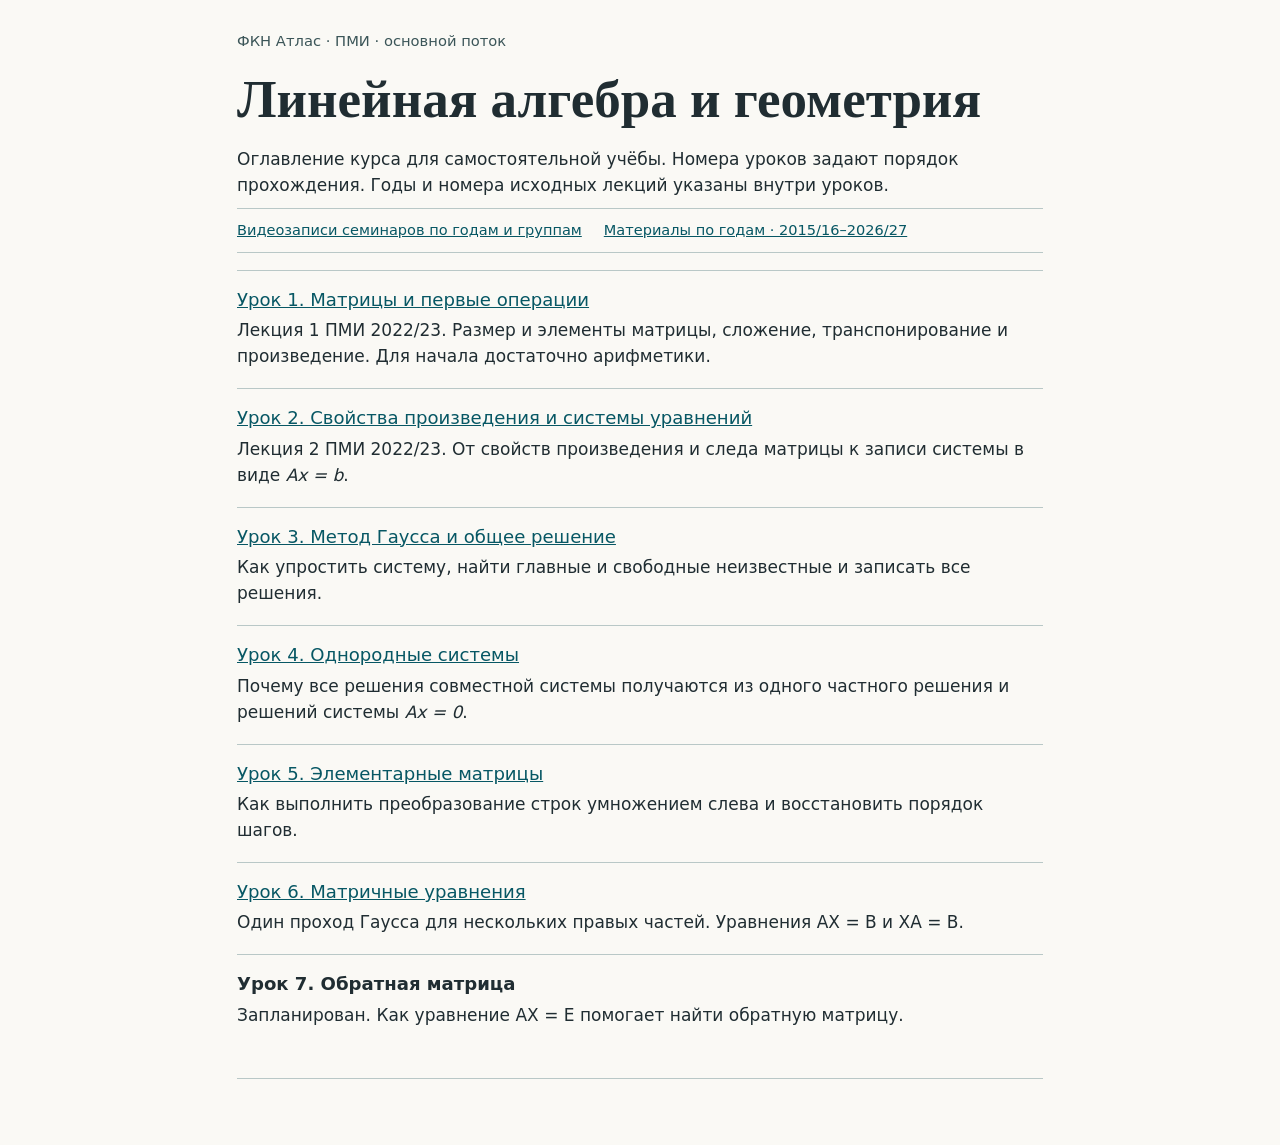
<file: atlas/learning/index.html>
<!doctype html>
<html lang="ru"><head><meta charset="utf-8"><meta name="viewport" content="width=device-width,initial-scale=1">
<title>Оглавление курса · Линейная алгебра ПМИ</title><link rel="stylesheet" href="course.css"></head>
<body><main><header><p class="course-name">ФКН Атлас · ПМИ · основной поток</p>
<h1>Линейная алгебра и геометрия</h1><p>Оглавление курса для самостоятельной учёбы. Номера уроков задают порядок прохождения. Годы и номера исходных лекций указаны внутри уроков.</p><nav aria-label="Источники курса"><a href="seminars.html">Видеозаписи семинаров по годам и группам</a><a href="years.html">Материалы по годам · 2015/16–2026/27</a></nav></header>
<ol class="outline" aria-label="Порядок уроков">
<li><a href="matrices.html">Урок 1. Матрицы и первые операции</a><p>Лекция 1 ПМИ 2022/23. Размер и элементы матрицы, сложение, транспонирование и произведение. Для начала достаточно арифметики.</p></li>
<li><a href="products-and-systems.html">Урок 2. Свойства произведения и системы уравнений</a><p>Лекция 2 ПМИ 2022/23. От свойств произведения и следа матрицы к записи системы в виде <i>Ax = b</i>.</p></li>
<li><a href="gauss.html">Урок 3. Метод Гаусса и общее решение</a><p>Как упростить систему, найти главные и свободные неизвестные и записать все решения.</p></li>
<li><a href="homogeneous.html">Урок 4. Однородные системы</a><p>Почему все решения совместной системы получаются из одного частного решения и решений системы <i>Ax = 0</i>.</p></li>
<li><a href="elementary.html">Урок 5. Элементарные матрицы</a><p>Как выполнить преобразование строк умножением слева и восстановить порядок шагов.</p></li>
<li><a href="matrix-equations.html">Урок 6. Матричные уравнения</a><p>Один проход Гаусса для нескольких правых частей. Уравнения AX = B и XA = B.</p></li>
<li><strong>Урок 7. Обратная матрица</strong><p>Запланирован. Как уравнение AX = E помогает найти обратную матрицу.</p></li>
</ol><footer><!-- catalog-link --></footer></main></body></html>
</file>
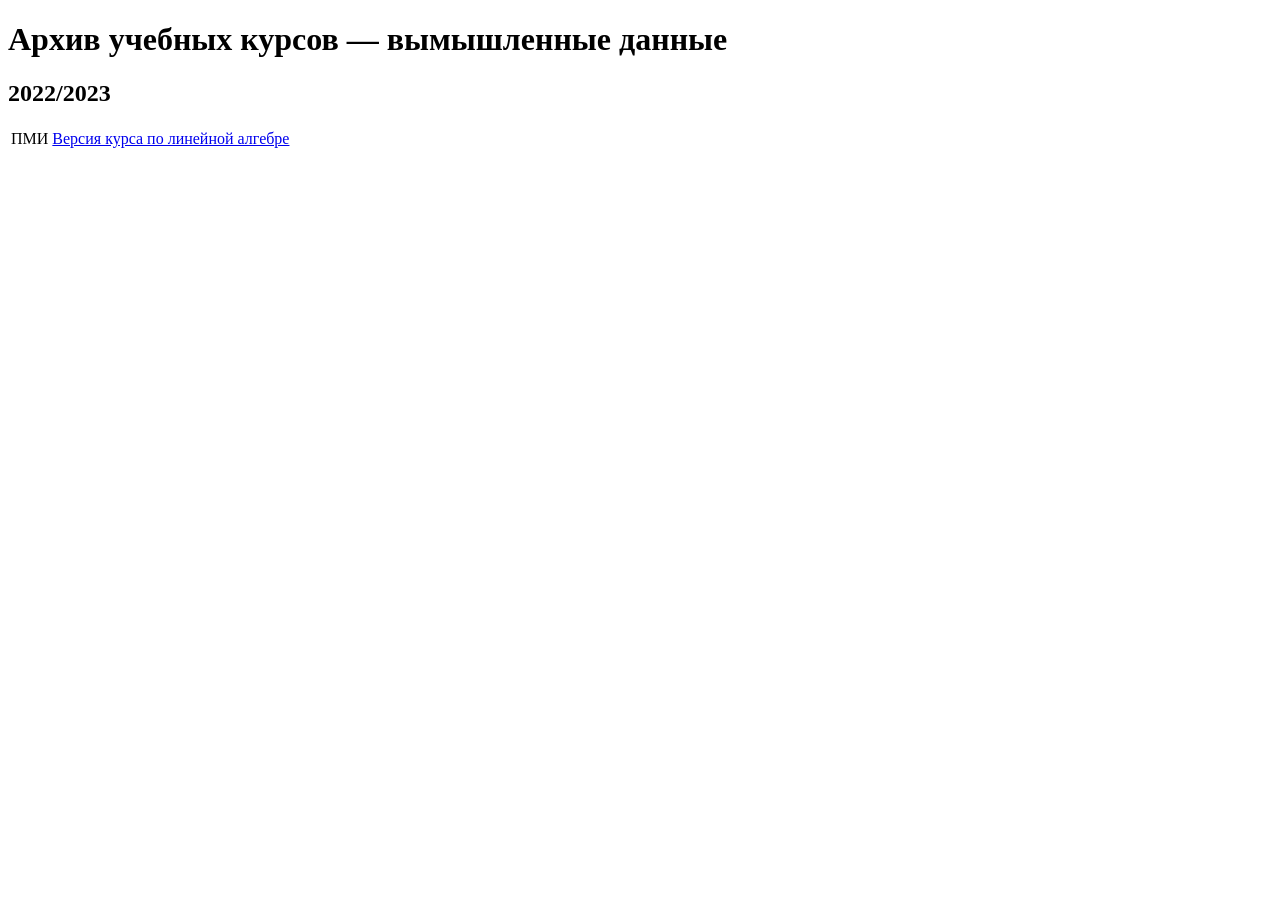
<file: fixtures/archive.html>
<!doctype html><html lang="ru"><head><title>Демо архив</title></head><body>
<h1>Архив учебных курсов — вымышленные данные</h1>
<h2>2022/2023</h2>
<table><tr><td>ПМИ</td><td><a href="/wiki/Linear_Algebra_2023">Версия курса по линейной алгебре</a></td></tr></table>
</body></html>
</file>
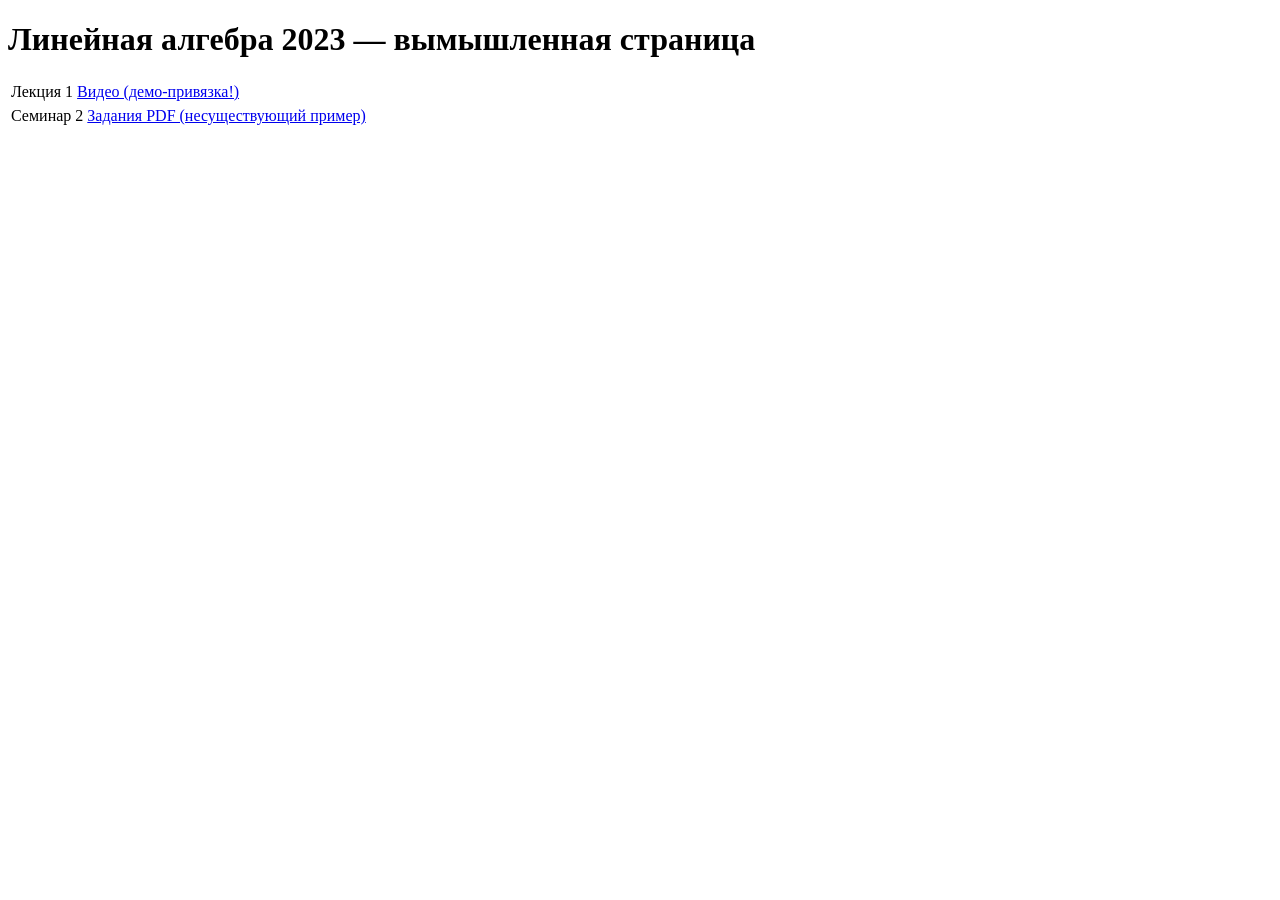
<file: fixtures/linear_algebra.html>
<!doctype html><html lang="ru"><head><title>Демо линейная алгебра 2023</title></head><body>
<h1>Линейная алгебра 2023 — вымышленная страница</h1>
<table><tr><td>Лекция 1</td><td><a href="https://youtu.be/mROFPH8WKZg?si=tracking-123">Видео (демо-привязка!)</a></td></tr></table>
<table><tr><td>Семинар 2</td><td><a href="https://example.org/linear-algebra/sem2.pdf">Задания PDF (несуществующий пример)</a></td></tr></table>
</body></html>
</file>
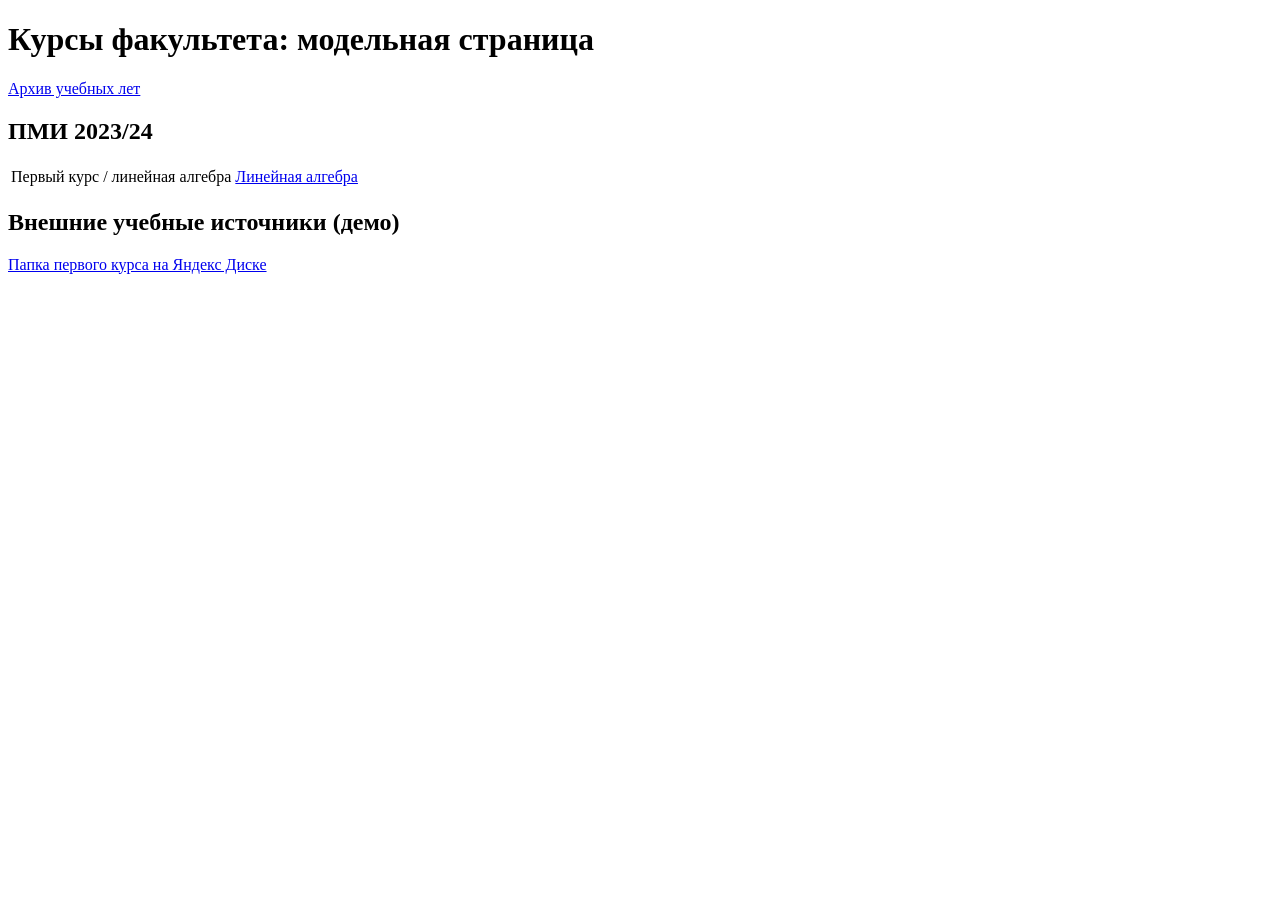
<file: fixtures/start.html>
<!doctype html><html lang="ru"><head><title>Демонстрация Wiki ФКН — вымышленные данные</title></head><body>
<h1>Курсы факультета: модельная страница</h1>
<a href="/wiki/Archive">Архив учебных лет</a>
<h2>ПМИ 2023/24</h2>
<table><tr><td>Первый курс / линейная алгебра</td><td><a href="/wiki/Linear_Algebra_2023">Линейная алгебра</a></td></tr></table>
<h2>Внешние учебные источники (демо)</h2>
<p><a href="https://disk.yandex.ru/d/lwE14jdmI4qZEQ">Папка первого курса на Яндекс Диске</a></p>
</body></html>
</file>
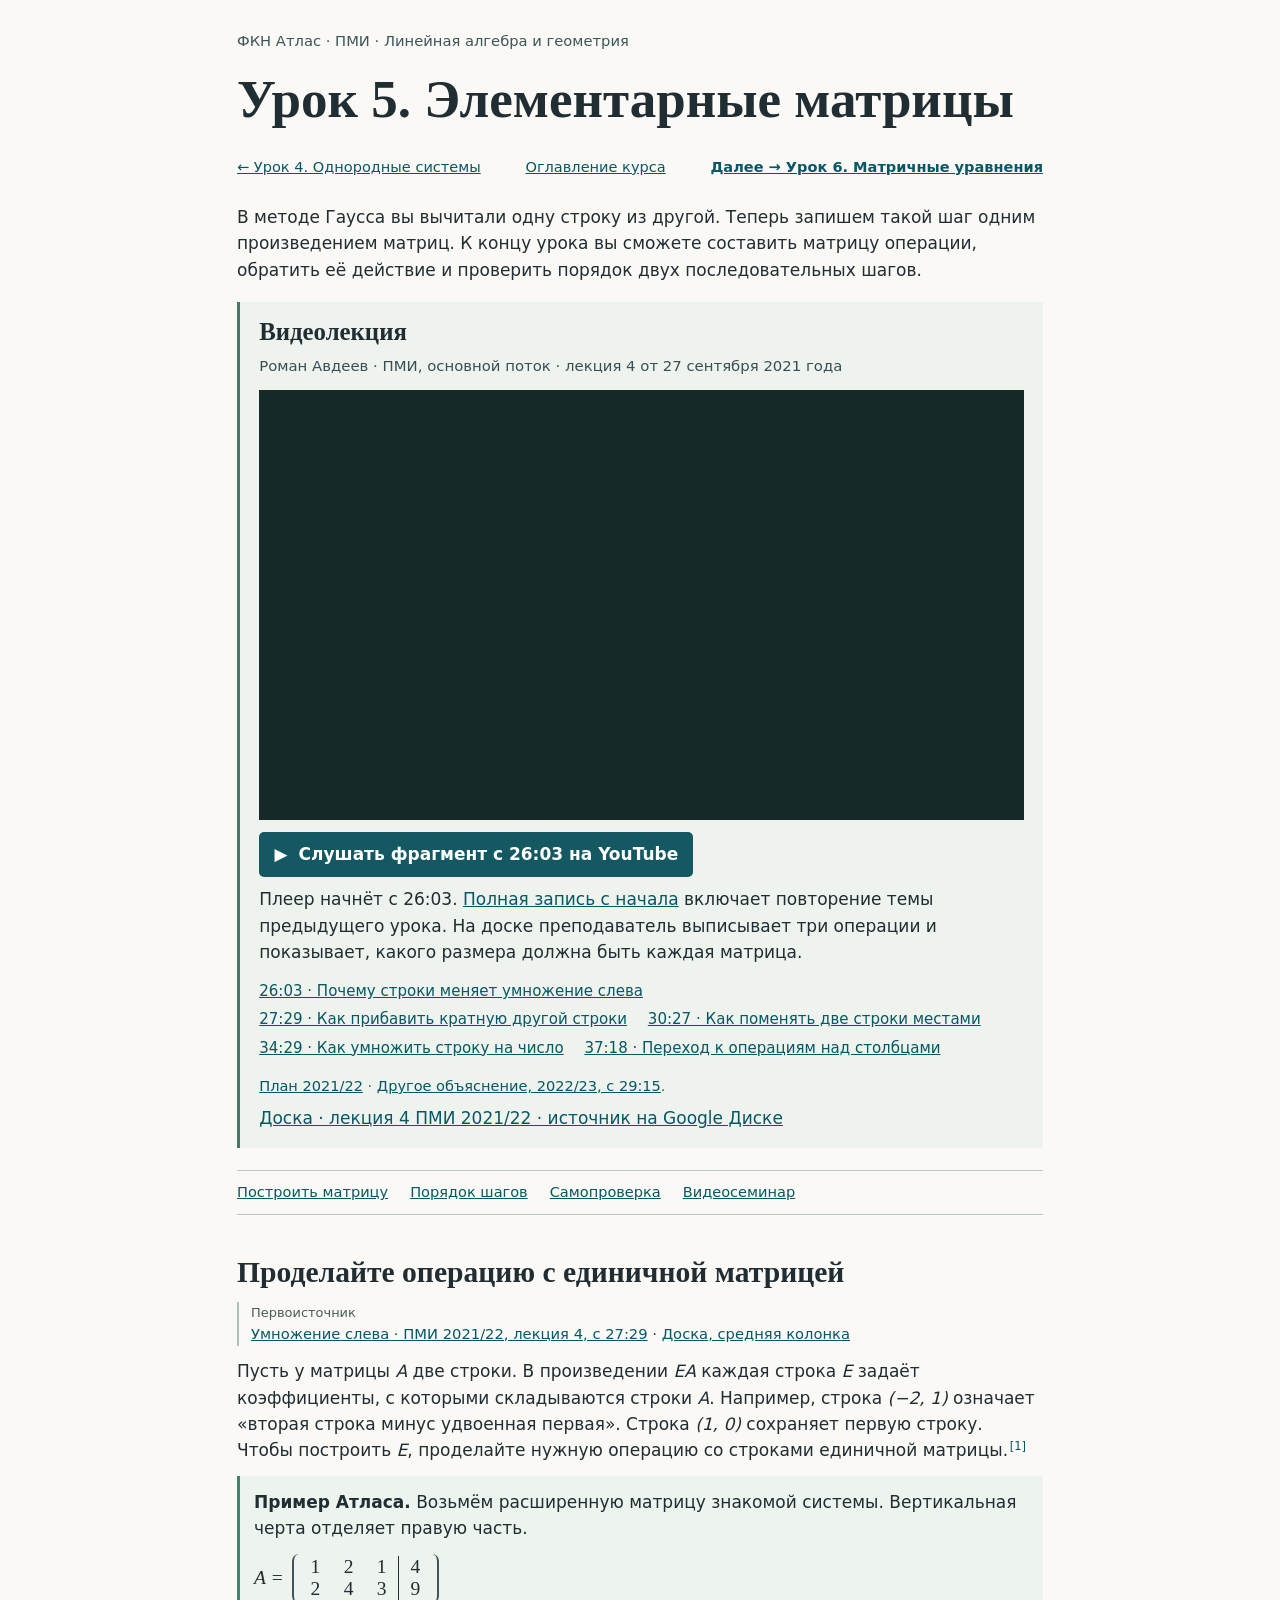
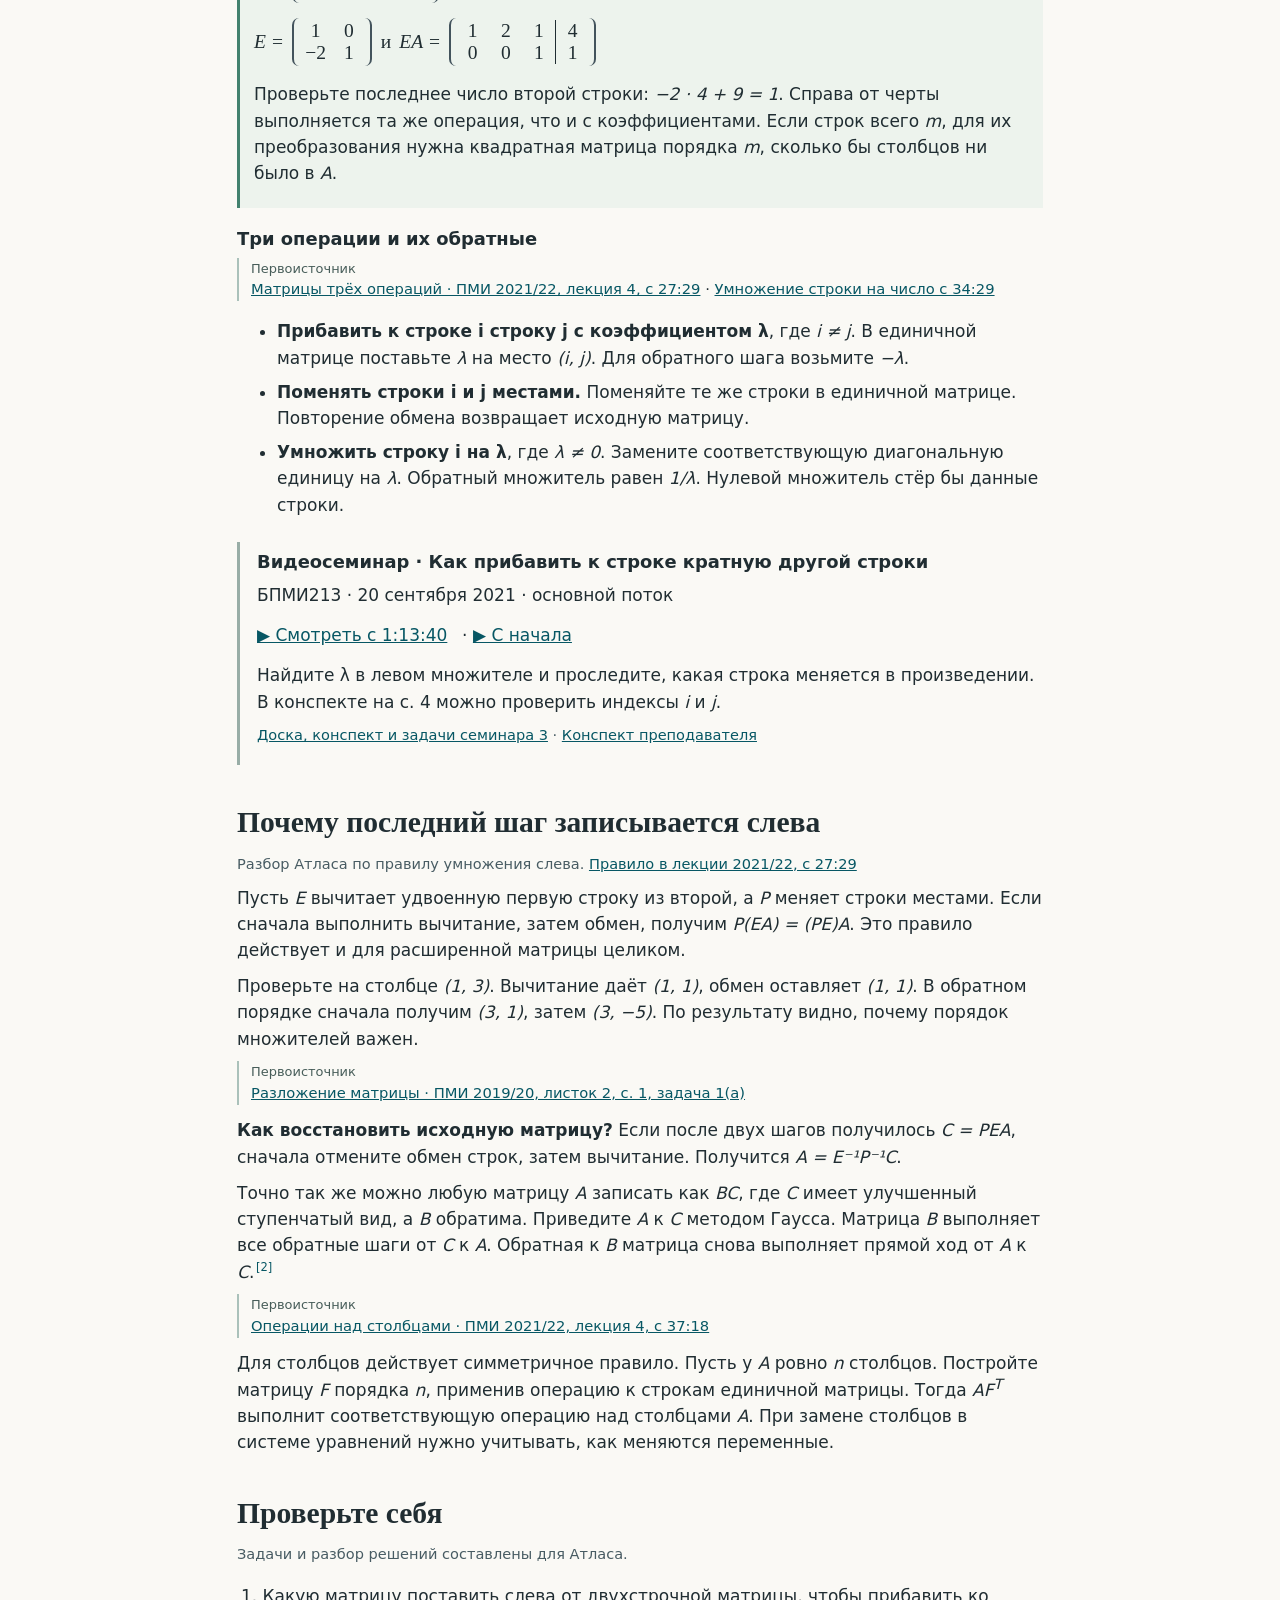
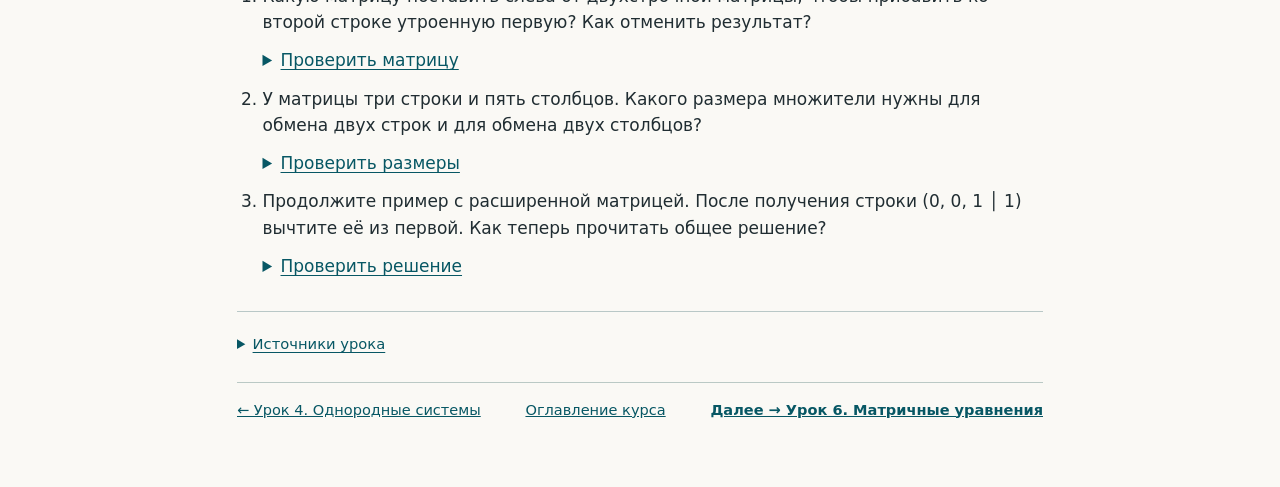
<file: atlas/learning/elementary.html>
<!doctype html>
<html lang="ru"><head><meta charset="utf-8"><meta name="viewport" content="width=device-width,initial-scale=1">
<title>Урок 5. Элементарные матрицы · Линейная алгебра ПМИ</title><link rel="stylesheet" href="course.css"><script defer src="lecture-video.js"></script><script defer src="seminar-player.js"></script><script defer src="material-reader.js"></script></head>
<body><main><header><p class="course-name">ФКН Атлас · ПМИ · Линейная алгебра и геометрия</p>
<h1>Урок 5. Элементарные матрицы</h1>
<nav class="course-nav" aria-label="Навигация по курсу"><a rel="prev" href="homogeneous.html">← Урок 4. Однородные системы</a><a href="index.html">Оглавление курса</a><a class="next" rel="next" href="matrix-equations.html">Далее → Урок 6. Матричные уравнения</a></nav>
<p>В методе Гаусса вы вычитали одну строку из другой. Теперь запишем такой шаг одним произведением матриц. К концу урока вы сможете составить матрицу операции, обратить её действие и проверить порядок двух последовательных шагов.</p></header>
<section id="video" class="lecture-video" aria-labelledby="video-heading"><h2 id="video-heading">Видеолекция</h2>
<p class="recording-meta">Роман Авдеев · ПМИ, основной поток · лекция 4 от 27 сентября 2021 года</p>
<div class="inline-video" data-title="Линейная алгебра ПМИ · лекция 4 за 2021/22"></div>
<a class="watch-recording" href="https://www.youtube.com/watch?v=fxvXX4PatBA&amp;t=1563s" target="_blank" rel="noopener"><span class="play-icon" aria-hidden="true">▶</span> Слушать фрагмент с 26:03 на YouTube</a>
<p>Плеер начнёт с 26:03. <a href="https://www.youtube.com/watch?v=fxvXX4PatBA">Полная запись с начала</a> включает повторение темы предыдущего урока. На доске преподаватель выписывает три операции и показывает, какого размера должна быть каждая матрица.</p>
<ul class="video-moments" aria-label="Моменты видеолекции">
<li><a href="https://www.youtube.com/watch?v=fxvXX4PatBA&amp;t=1563s" target="_blank" rel="noopener">26:03 · Почему строки меняет умножение слева</a></li>
<li><a href="https://www.youtube.com/watch?v=fxvXX4PatBA&amp;t=1649s" target="_blank" rel="noopener">27:29 · Как прибавить кратную другой строки</a></li>
<li><a href="https://www.youtube.com/watch?v=fxvXX4PatBA&amp;t=1827s" target="_blank" rel="noopener">30:27 · Как поменять две строки местами</a></li>
<li><a href="https://www.youtube.com/watch?v=fxvXX4PatBA&amp;t=2069s" target="_blank" rel="noopener">34:29 · Как умножить строку на число</a></li>
<li><a href="https://www.youtube.com/watch?v=fxvXX4PatBA&amp;t=2238s" target="_blank" rel="noopener">37:18 · Переход к операциям над столбцами</a></li>
</ul><p class="refs"><a href="https://wikics.site/Линейная_алгебра_и_геометрия_на_ПМИ_2021/2022_%28основной_поток%29">План 2021/22</a> · <a href="https://www.youtube.com/watch?v=Wg4HctY-2u4&amp;t=1755s">Другое объяснение, 2022/23, с 29:15</a>.</p>
<div id="materials"><!-- document board ccecf6bdab694b7c33cfed2afe225ca9fca2cdeef1e0759f9f687862857ce817 1 | Доска · лекция 4 ПМИ 2021/22 -->
<a href="https://drive.google.com/file/d/185L-_i3tuv2A2Go50-xI7ge3yGYmPVME/view">Доска · лекция 4 ПМИ 2021/22 · источник на Google Диске</a></div>
</section>
<nav aria-label="Разделы занятия"><a href="#build">Построить матрицу</a><a href="#order">Порядок шагов</a><a href="#check">Самопроверка</a><a href="#seminar">Видеосеминар</a></nav>
<section id="build"><h2>Проделайте операцию с единичной матрицей</h2>
<aside class="primary-source"><span>Первоисточник</span> <a href="https://www.youtube.com/watch?v=fxvXX4PatBA&amp;t=1649s">Умножение слева · ПМИ 2021/22, лекция 4, с 27:29</a> · <a href="https://drive.google.com/file/d/185L-_i3tuv2A2Go50-xI7ge3yGYmPVME/view">Доска, средняя колонка</a>
<!-- excerpt board ccecf6bdab694b7c33cfed2afe225ca9fca2cdeef1e0759f9f687862857ce817 1 405 291 804 590 | Запись преподавателя о трёх элементарных преобразованиях строк и матрицах, которые выполняют эти преобразования умножением слева. --></aside>
<p>Пусть у матрицы <i>A</i> две строки. В произведении <i>EA</i> каждая строка <i>E</i> задаёт коэффициенты, с которыми складываются строки <i>A</i>. Например, строка <i>(−2, 1)</i> означает «вторая строка минус удвоенная первая». Строка <i>(1, 0)</i> сохраняет первую строку. Чтобы построить <i>E</i>, проделайте нужную операцию со строками единичной матрицы.<sup class="source-ref"><a href="#source-1" aria-label="Источник 1">[1]</a></sup></p>
<div class="example"><p><strong>Пример Атласа.</strong> Возьмём расширенную матрицу знакомой системы. Вертикальная черта отделяет правую часть.</p>
<div class="formula"><i>A =</i><span class="matrix"><table aria-label="Исходная расширенная матрица"><tbody><tr><td>1</td><td>2</td><td>1</td><td class="rhs">4</td></tr><tr><td>2</td><td>4</td><td>3</td><td class="rhs">9</td></tr></tbody></table></span></div>
<div class="formula"><i>E =</i><span class="matrix"><table aria-label="Матрица преобразования строк"><tbody><tr><td>1</td><td>0</td></tr><tr><td>−2</td><td>1</td></tr></tbody></table></span><span>и</span><i>EA =</i><span class="matrix"><table aria-label="Результат, включая правую часть"><tbody><tr><td>1</td><td>2</td><td>1</td><td class="rhs">4</td></tr><tr><td>0</td><td>0</td><td>1</td><td class="rhs">1</td></tr></tbody></table></span></div>
<p>Проверьте последнее число второй строки: <i>−2 · 4 + 9 = 1</i>. Справа от черты выполняется та же операция, что и с коэффициентами. Если строк всего <i>m</i>, для их преобразования нужна квадратная матрица порядка <i>m</i>, сколько бы столбцов ни было в <i>A</i>.</p></div>
<h3>Три операции и их обратные</h3>
<aside class="primary-source"><span>Первоисточник</span> <a href="https://www.youtube.com/watch?v=fxvXX4PatBA&amp;t=1649s">Матрицы трёх операций · ПМИ 2021/22, лекция 4, с 27:29</a> · <a href="https://www.youtube.com/watch?v=fxvXX4PatBA&amp;t=2069s">Умножение строки на число с 34:29</a></aside>
<ul><li><strong>Прибавить к строке i строку j с коэффициентом λ</strong>, где <i>i ≠ j</i>. В единичной матрице поставьте <i>λ</i> на место <i>(i, j)</i>. Для обратного шага возьмите <i>−λ</i>.</li>
<li><strong>Поменять строки i и j местами.</strong> Поменяйте те же строки в единичной матрице. Повторение обмена возвращает исходную матрицу.</li>
<li><strong>Умножить строку i на λ</strong>, где <i>λ ≠ 0</i>. Замените соответствующую диагональную единицу на <i>λ</i>. Обратный множитель равен <i>1/λ</i>. Нулевой множитель стёр бы данные строки.</li></ul><aside id="seminar" class="seminar-practice"><h3>Видеосеминар · Как прибавить к строке кратную другой строки</h3>
<p>БПМИ213 · 20 сентября 2021 · основной поток</p>
<div class="seminar-item"><a class="seminar-watch" href="https://www.youtube.com/watch?v=AStD0u_Rhpc&amp;t=4420s"><!-- seminar-still 10f6c3a2cdeeae588f20e76e220d468d86fcc59b67562e675da275b8cffeab2d -->▶ Смотреть с 1:13:40</a> · <a class="seminar-watch" href="https://www.youtube.com/watch?v=AStD0u_Rhpc">▶ С начала</a></div>
<p>Найдите λ в левом множителе и проследите, какая строка меняется в произведении. В конспекте на с. 4 можно проверить индексы <i>i</i> и <i>j</i>.</p>
<p class="refs"><a href="seminar-213-3.html">Доска, конспект и задачи семинара 3</a> · <a href="https://disk.yandex.ru/d/idvfp8FiufvVLA/Seminar03.pdf">Конспект преподавателя</a></p></aside>
</section>
<section id="order"><h2>Почему последний шаг записывается слева</h2>
<p class="refs">Разбор Атласа по правилу умножения слева. <a href="https://www.youtube.com/watch?v=fxvXX4PatBA&amp;t=1649s">Правило в лекции 2021/22, с 27:29</a></p>
<p>Пусть <i>E</i> вычитает удвоенную первую строку из второй, а <i>P</i> меняет строки местами. Если сначала выполнить вычитание, затем обмен, получим <i>P(EA) = (PE)A</i>. Это правило действует и для расширенной матрицы целиком.</p>
<p>Проверьте на столбце <i>(1, 3)</i>. Вычитание даёт <i>(1, 1)</i>, обмен оставляет <i>(1, 1)</i>. В обратном порядке сначала получим <i>(3, 1)</i>, затем <i>(3, −5)</i>. По результату видно, почему порядок множителей важен.</p>
<div id="factorization"><aside class="primary-source"><span>Первоисточник</span> <a href="https://www.dropbox.com/s/j1u668werpnpyeo/LA_19-20_Stream2_Sheet2.pdf?dl=0">Разложение матрицы · ПМИ 2019/20, листок 2, с. 1, задача 1(а)</a>
<!-- excerpt 091337a2928d9be24cb8dfb01bff27bf46db8bdfff3ffeb83809785a0d8dc650 1 31 82 580 118 | Первая часть задачи о произведении обратимой матрицы и матрицы в улучшенном ступенчатом виде. --></aside>
<p><strong>Как восстановить исходную матрицу?</strong> Если после двух шагов получилось <i>C = PEA</i>, сначала отмените обмен строк, затем вычитание. Получится <i>A = E⁻¹P⁻¹C</i>.</p>
<p>Точно так же можно любую матрицу <i>A</i> записать как <i>BC</i>, где <i>C</i> имеет улучшенный ступенчатый вид, а <i>B</i> обратима. Приведите <i>A</i> к <i>C</i> методом Гаусса. Матрица <i>B</i> выполняет все обратные шаги от <i>C</i> к <i>A</i>. Обратная к <i>B</i> матрица снова выполняет прямой ход от <i>A</i> к <i>C</i>.<sup class="source-ref"><a href="#source-2" aria-label="Источник 2">[2]</a></sup></p>

<div id="worksheet"><!-- document 091337a2928d9be24cb8dfb01bff27bf46db8bdfff3ffeb83809785a0d8dc650 1 | Листок 2 · ПМИ 2019/20 --></div></div>
<aside class="primary-source"><span>Первоисточник</span> <a href="https://www.youtube.com/watch?v=fxvXX4PatBA&amp;t=2238s">Операции над столбцами · ПМИ 2021/22, лекция 4, с 37:18</a></aside>
<p>Для столбцов действует симметричное правило. Пусть у <i>A</i> ровно <i>n</i> столбцов. Постройте матрицу <i>F</i> порядка <i>n</i>, применив операцию к строкам единичной матрицы. Тогда <i>AF<sup>T</sup></i> выполнит соответствующую операцию над столбцами <i>A</i>. При замене столбцов в системе уравнений нужно учитывать, как меняются переменные.</p></section>
<section id="check"><h2>Проверьте себя</h2><p class="refs">Задачи и разбор решений составлены для Атласа.</p><ol>
<li>Какую матрицу поставить слева от двухстрочной матрицы, чтобы прибавить ко второй строке утроенную первую? Как отменить результат?
<details><summary>Проверить матрицу</summary><p>Первая строка множителя равна (1, 0), вторая — (3, 1). В обратной матрице вторая строка равна (−3, 1). Их произведение в любом порядке даёт единичную матрицу.</p></details>
</li>
<li>У матрицы три строки и пять столбцов. Какого размера множители нужны для обмена двух строк и для обмена двух столбцов?
<details><summary>Проверить размеры</summary><p>Слева нужна перестановочная матрица 3 × 3, справа — 5 × 5. Обе операции сохраняют размер результата 3 × 5.</p></details></li>
<li>Продолжите пример с расширенной матрицей. После получения строки (0, 0, 1 │ 1) вычтите её из первой. Как теперь прочитать общее решение?
<details><summary>Проверить решение</summary><p>Получается первая строка (1, 2, 0 │ 3). Вторая задаёт z = 1. При y = t получаем (3 − 2t, t, 1), как в уроке 3. У любой точки этого семейства разность с (3, 0, 1) решает соответствующую однородную систему из урока 4.</p></details></li></ol></section>
<footer><details class="lesson-sources"><summary>Источники урока</summary>
<ol>
<li id="source-1" tabindex="-1">Три матрицы строковых операций — <a href="https://drive.google.com/file/d/185L-_i3tuv2A2Go50-xI7ge3yGYmPVME/view">2021/22, доска лекции 4, средняя колонка</a> и <a href="https://www.youtube.com/watch?v=fxvXX4PatBA&amp;t=1649s">запись с 27:29</a>.</li>
<li id="source-2" tabindex="-1">Разложение произвольной матрицы — <a href="https://www.dropbox.com/s/j1u668werpnpyeo/LA_19-20_Stream2_Sheet2.pdf?dl=0">ПМИ 2019/20, листок 2, с. 1, задача 1(а)</a>. По <a href="https://wikics.site/Линейная_алгебра_и_геометрия_на_ПМИ_2019/2020_%28основной_поток%29">плану того года</a> умножение на элементарную матрицу изучали в лекции 3.</li>
</ol>
<p>Переход от двух обратных шагов к общему разложению, числовые примеры и задачи самопроверки подготовлены для Атласа. <a href="years.html">Материалы по годам</a>.</p></details>
<nav class="course-nav bottom" aria-label="После урока 5"><a rel="prev" href="homogeneous.html">← Урок 4. Однородные системы</a><a href="index.html">Оглавление курса</a><a class="next" rel="next" href="matrix-equations.html">Далее → Урок 6. Матричные уравнения</a></nav></footer></main></body></html>
</file>
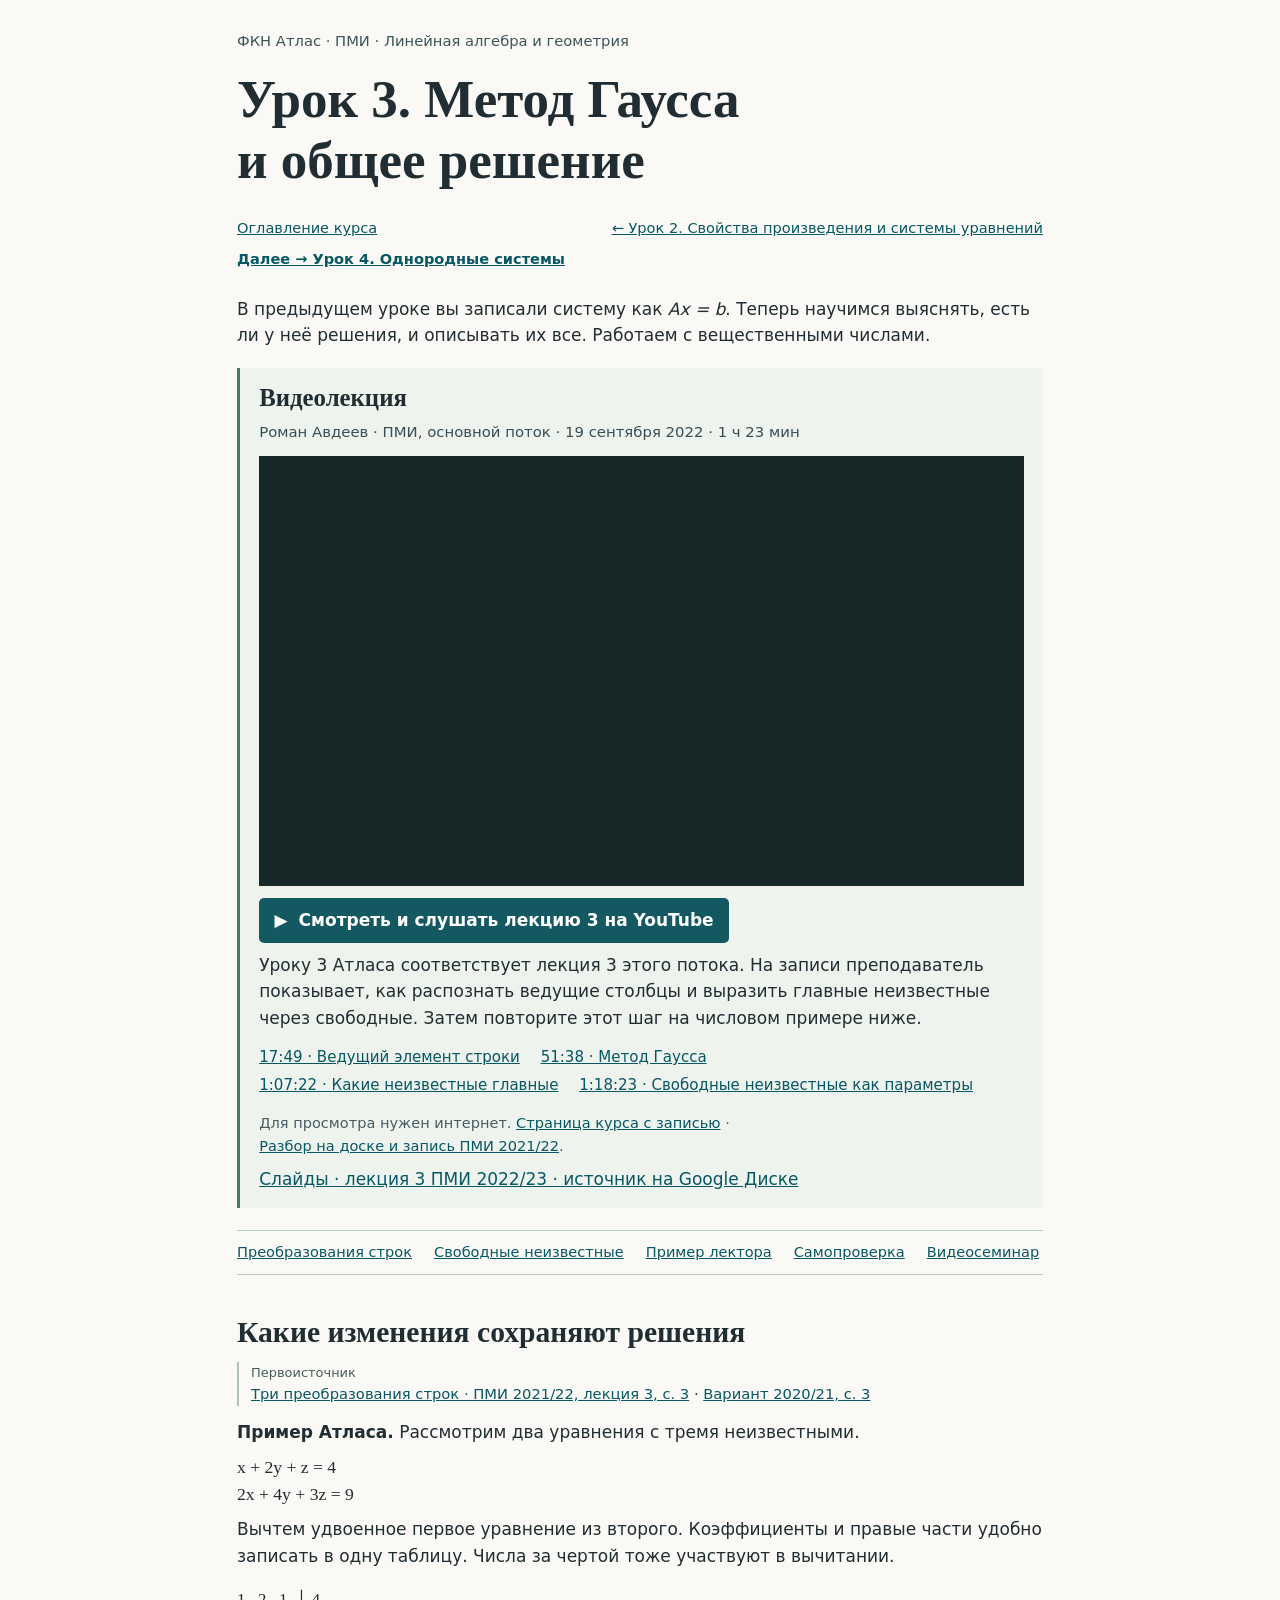
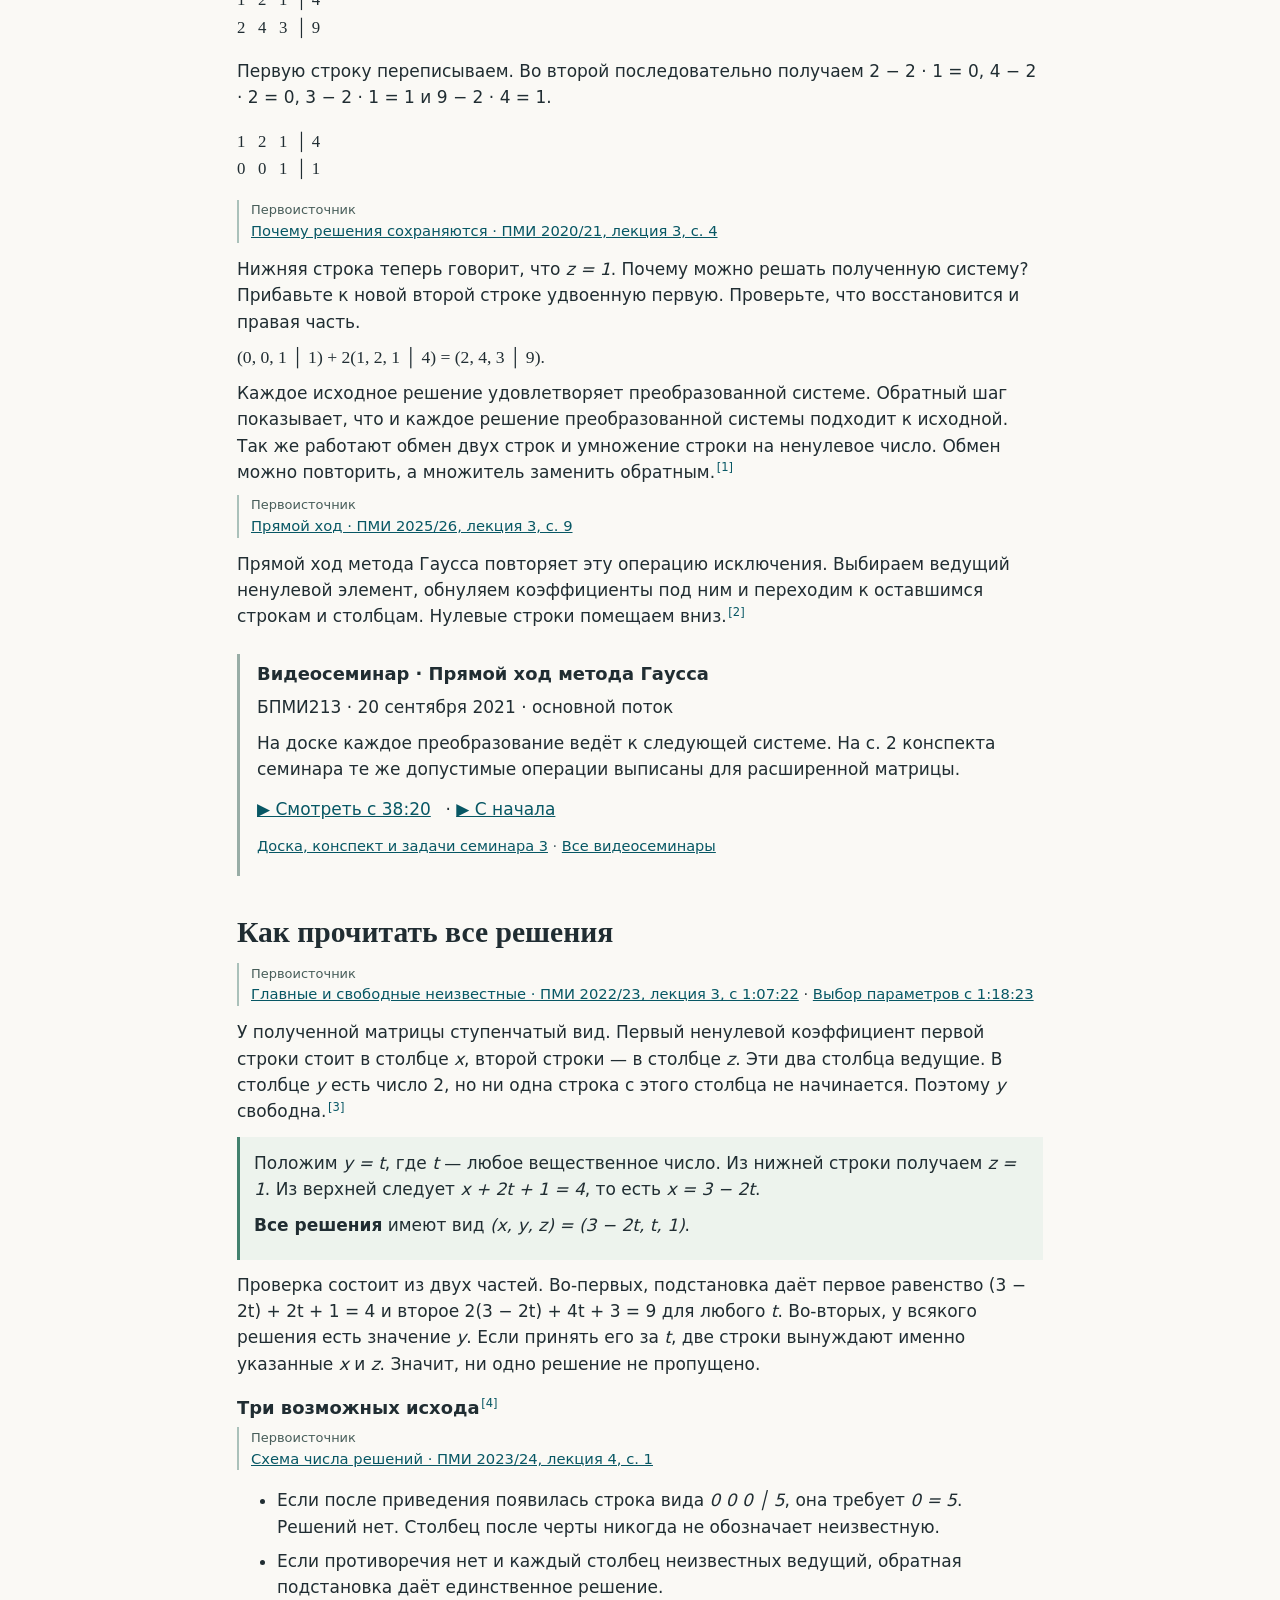
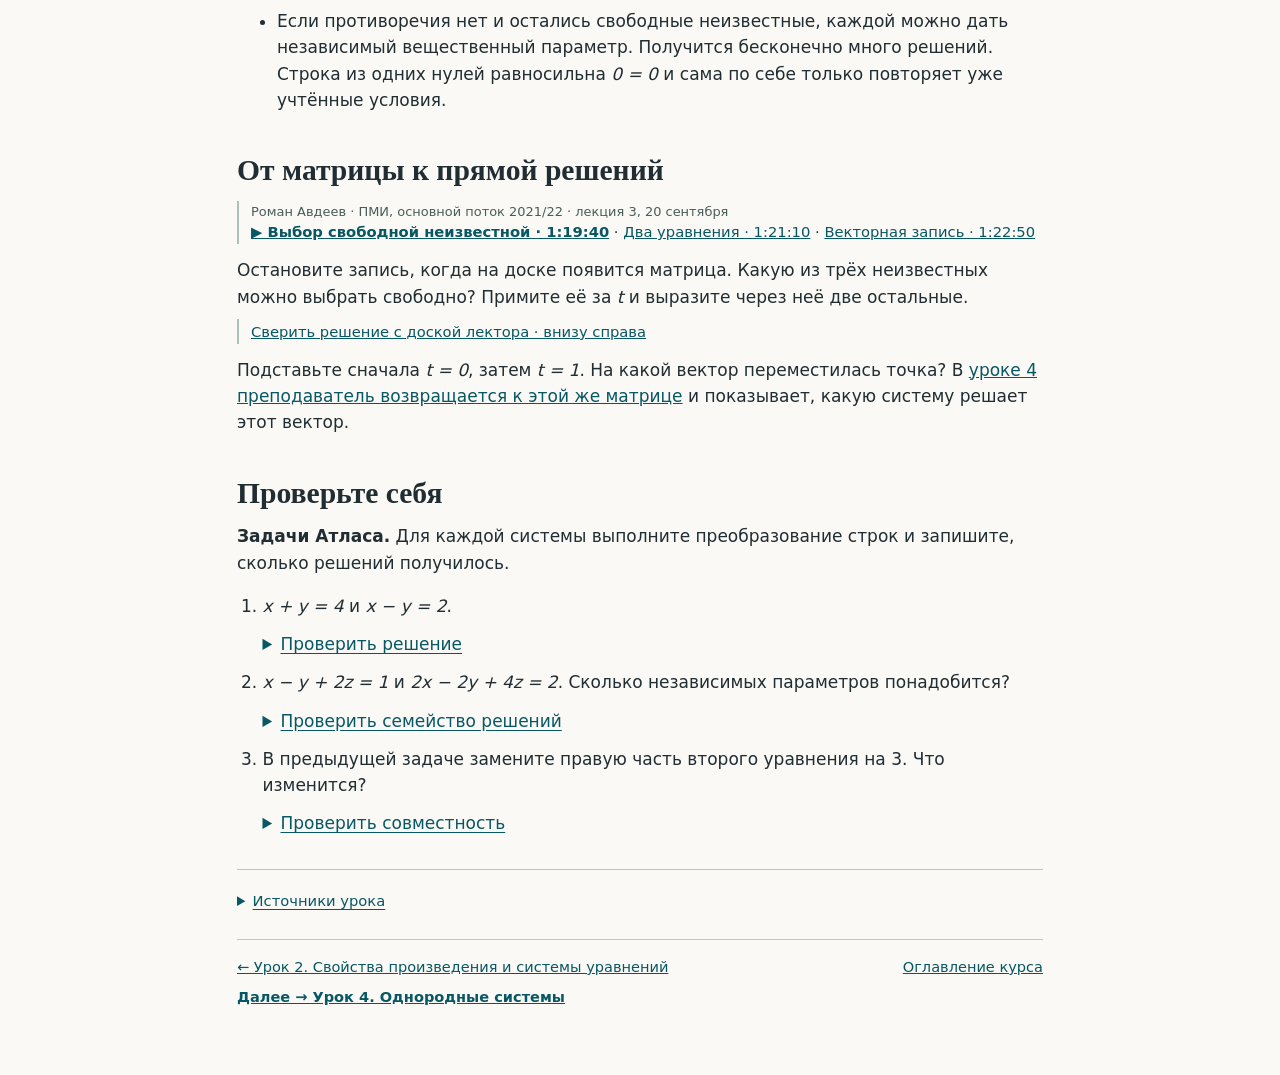
<file: atlas/learning/gauss.html>
<!doctype html>
<html lang="ru"><head><meta charset="utf-8"><meta name="viewport" content="width=device-width,initial-scale=1">
<title>Урок 3. Метод Гаусса и общее решение · Линейная алгебра ПМИ</title><link rel="stylesheet" href="course.css"><script defer src="lecture-video.js"></script><script defer src="seminar-player.js"></script><script defer src="material-reader.js"></script></head>
<body><main><header><p class="course-name">ФКН Атлас · ПМИ · Линейная алгебра и геометрия</p>
<h1>Урок 3. Метод Гаусса и общее решение</h1>
<nav class="course-nav" aria-label="Навигация по курсу"><a href="index.html">Оглавление курса</a><a rel="prev" href="products-and-systems.html">← Урок 2. Свойства произведения и системы уравнений</a><a class="next" rel="next" href="homogeneous.html">Далее → Урок 4. Однородные системы</a></nav>
<p>В предыдущем уроке вы записали систему как <i>Ax = b</i>. Теперь научимся выяснять, есть ли у неё решения, и описывать их все. Работаем с вещественными числами.</p></header>
<section id="video" class="lecture-video" aria-labelledby="video-heading">
<h2 id="video-heading">Видеолекция</h2>
<p class="recording-meta">Роман Авдеев · ПМИ, основной поток · 19 сентября 2022 · 1 ч 23 мин</p>
<div class="inline-video" data-title="Линейная алгебра ПМИ · лекция 3 за 2022/23"></div>
<a class="watch-recording" href="https://www.youtube.com/watch?v=x6TG2Q1D2TE" target="_blank" rel="noopener">
<span class="play-icon" aria-hidden="true">▶</span> Смотреть и слушать лекцию 3 на YouTube</a>
<p>Уроку 3 Атласа соответствует лекция 3 этого потока. На записи преподаватель показывает, как распознать ведущие столбцы и выразить главные неизвестные через свободные. Затем повторите этот шаг на числовом примере ниже.</p>
<ul class="video-moments" aria-label="Моменты видеолекции">
<li><a href="https://www.youtube.com/watch?v=x6TG2Q1D2TE&amp;t=1069s" target="_blank" rel="noopener">17:49 · Ведущий элемент строки</a></li>
<li><a href="https://www.youtube.com/watch?v=x6TG2Q1D2TE&amp;t=3098s" target="_blank" rel="noopener">51:38 · Метод Гаусса</a></li>
<li><a href="https://www.youtube.com/watch?v=x6TG2Q1D2TE&amp;t=4042s" target="_blank" rel="noopener">1:07:22 · Какие неизвестные главные</a></li>
<li><a href="https://www.youtube.com/watch?v=x6TG2Q1D2TE&amp;t=4703s" target="_blank" rel="noopener">1:18:23 · Свободные неизвестные как параметры</a></li>
</ul>
<p class="refs">Для просмотра нужен интернет. <a href="https://wikics.site/Линейная_алгебра_и_геометрия_на_ПМИ_2022/2023_%28основной_поток%29" target="_blank" rel="noopener">Страница курса с записью</a> · <a href="#gauss-2021">Разбор на доске и запись ПМИ 2021/22</a>.</p>

<div id="materials"><!-- document 705b3ffc7890bd0de50ded22f355956f85c05d1edf4f1e52b71de26216785dd6 1 | Слайды · лекция 3 ПМИ 2022/23 -->
<a href="https://drive.google.com/file/d/18kPr1ADORe7AKsL-1Tj6qr5nUNT4w2wJ/view">Слайды · лекция 3 ПМИ 2022/23 · источник на Google Диске</a></div>
</section>
<nav aria-label="Разделы занятия"><a href="#rows">Преобразования строк</a><a href="#free">Свободные неизвестные</a><a href="#gauss-2021">Пример лектора</a><a href="#check">Самопроверка</a><a href="#seminar">Видеосеминар</a></nav>
<section id="rows"><h2>Какие изменения сохраняют решения</h2>
<aside class="primary-source"><span>Первоисточник</span> <a href="https://drive.google.com/file/d/1AgYHpYe6SrQDGCd5S1DVHQwYJp9pzNEu/view">Три преобразования строк · ПМИ 2021/22, лекция 3, с. 3</a> · <a href="https://www.dropbox.com/s/f9xbdaw5awludq0/Lec03_2020-09-21.pdf?dl=0">Вариант 2020/21, с. 3</a>
<!-- excerpt 58084f8a106b5c8e603be90a8c72b700d79a629fe8b93e1c8626bb66575dc302 3 23 144 345 246 | В первой операции к строке прибавляют кратную другой. В третьей операции множитель самой строки обязан быть ненулевым. --></aside>
<p><strong>Пример Атласа.</strong> Рассмотрим два уравнения с тремя неизвестными.</p>
<div class="equations">x + 2y + z = 4<br>2x + 4y + 3z = 9</div>
<p>Вычтем удвоенное первое уравнение из второго. Коэффициенты и правые части удобно записать в одну таблицу. Числа за чертой тоже участвуют в вычитании.</p>
<pre class="matrix-steps" aria-label="Расширенная матрица до преобразования">1   2   1  │ 4
2   4   3  │ 9</pre>
<p>Первую строку переписываем. Во второй последовательно получаем 2 − 2 · 1 = 0, 4 − 2 · 2 = 0, 3 − 2 · 1 = 1 и 9 − 2 · 4 = 1.</p>
<pre class="matrix-steps" aria-label="Расширенная матрица после преобразования">1   2   1  │ 4
0   0   1  │ 1</pre>
<div id="reverse-step"><aside class="primary-source"><span>Первоисточник</span> <a href="https://www.dropbox.com/s/f9xbdaw5awludq0/Lec03_2020-09-21.pdf?dl=0">Почему решения сохраняются · ПМИ 2020/21, лекция 3, с. 4</a>
<!-- excerpt 62f38d1238182129c76d976f187300c62d3d2b379c22fe9a050ee317383e5bd3 4 23 176 336 254 | Таблица трёх операций и их обратных шагов, затем вывод об исходной системе. --></aside>
<p>Нижняя строка теперь говорит, что <i>z = 1</i>. Почему можно решать полученную систему? Прибавьте к новой второй строке удвоенную первую. Проверьте, что восстановится и правая часть.</p>
<div class="equations">(0, 0, 1 │ 1) + 2(1, 2, 1 │ 4) = (2, 4, 3 │ 9).</div>
<p>Каждое исходное решение удовлетворяет преобразованной системе. Обратный шаг показывает, что и каждое решение преобразованной системы подходит к исходной. Так же работают обмен двух строк и умножение строки на ненулевое число. Обмен можно повторить, а множитель заменить обратным.<sup class="source-ref"><a href="#source-1" aria-label="Источник 1">[1]</a></sup></p>
</div>
<aside class="primary-source"><span>Первоисточник</span> <a href="https://drive.google.com/file/d/1-i_w_8eFOIbocpFwmxKSJwWZKUF-5Zj3/view">Прямой ход · ПМИ 2025/26, лекция 3, с. 9</a>
<!-- excerpt 53db7b3bfa3d49341374cb23fb0c8fe9ffefb54ebf1f58481839784f83cddafd 9 23 28 339 253 | Выбор ведущего столбца, обмен строк и обнуление коэффициентов под ведущим элементом. --></aside>
<p>Прямой ход метода Гаусса повторяет эту операцию исключения. Выбираем ведущий ненулевой элемент, обнуляем коэффициенты под ним и переходим к оставшимся строкам и столбцам. Нулевые строки помещаем вниз.<sup class="source-ref"><a href="#source-2" aria-label="Источник 2">[2]</a></sup></p>
<aside id="seminar" class="seminar-practice"><h3>Видеосеминар · Прямой ход метода Гаусса</h3><p>БПМИ213 · 20 сентября 2021 · основной поток</p><p>На доске каждое преобразование ведёт к следующей системе. На с. 2 конспекта семинара те же допустимые операции выписаны для расширенной матрицы.</p><div class="seminar-item"><a class="seminar-watch" href="https://www.youtube.com/watch?v=AStD0u_Rhpc&amp;t=2300s"><!-- seminar-still 181ba7fbadb07ae35910a4ee42a533ddd76c028d0e74ba130d12e26fc9db1737 -->▶ Смотреть с 38:20</a> · <a class="seminar-watch" href="https://www.youtube.com/watch?v=AStD0u_Rhpc">▶ С начала</a></div><p class="refs"><a href="seminar-213-3.html">Доска, конспект и задачи семинара 3</a> · <a href="seminars.html">Все видеосеминары</a></p></aside>
</section>
<section id="free"><h2>Как прочитать все решения</h2>
<aside class="primary-source"><span>Первоисточник</span> <a href="https://www.youtube.com/watch?v=x6TG2Q1D2TE&amp;t=4042s">Главные и свободные неизвестные · ПМИ 2022/23, лекция 3, с 1:07:22</a> · <a href="https://www.youtube.com/watch?v=x6TG2Q1D2TE&amp;t=4703s">Выбор параметров с 1:18:23</a></aside>
<p>У полученной матрицы ступенчатый вид. Первый ненулевой коэффициент первой строки стоит в столбце <i>x</i>, второй строки — в столбце <i>z</i>. Эти два столбца ведущие. В столбце <i>y</i> есть число 2, но ни одна строка с этого столбца не начинается. Поэтому <i>y</i> свободна.<sup class="source-ref"><a href="#source-3" aria-label="Источник 3">[3]</a></sup></p>

<div class="example"><p>Положим <i>y = t</i>, где <i>t</i> — любое вещественное число. Из нижней строки получаем <i>z = 1</i>. Из верхней следует <i>x + 2t + 1 = 4</i>, то есть <i>x = 3 − 2t</i>.</p>
<p><strong>Все решения</strong> имеют вид <i>(x, y, z) = (3 − 2t, t, 1)</i>.</p></div>
<p>Проверка состоит из двух частей. Во-первых, подстановка даёт первое равенство (3 − 2t) + 2t + 1 = 4 и второе 2(3 − 2t) + 4t + 3 = 9 для любого <i>t</i>. Во-вторых, у всякого решения есть значение <i>y</i>. Если принять его за <i>t</i>, две строки вынуждают именно указанные <i>x</i> и <i>z</i>. Значит, ни одно решение не пропущено.</p>
<h3>Три возможных исхода<sup class="source-ref"><a href="#source-4" aria-label="Источник 4">[4]</a></sup></h3>
<aside class="primary-source"><span>Первоисточник</span> <a href="https://drive.google.com/file/d/1QvrvUOBcnEGtrTufIP2ZfiVEdvpkeXGH/view">Схема числа решений · ПМИ 2023/24, лекция 4, с. 1</a>
<!-- excerpt 73545bc6c39be390e8bf8bd97a0cb8947aee1a0ee0706208e06a6ff90486cb44 1 22 25 339 251 | Схема метода Гаусса с условиями для нуля, одного и бесконечного числа решений. --></aside>
<ul>
<li>Если после приведения появилась строка вида <i>0 0 0 │ 5</i>, она требует <i>0 = 5</i>. Решений нет. Столбец после черты никогда не обозначает неизвестную.</li>
<li>Если противоречия нет и каждый столбец неизвестных ведущий, обратная подстановка даёт единственное решение.</li>
<li>Если противоречия нет и остались свободные неизвестные, каждой можно дать независимый вещественный параметр. Получится бесконечно много решений. Строка из одних нулей равносильна <i>0 = 0</i> и сама по себе только повторяет уже учтённые условия.</li></ul>
</section>
<section id="gauss-2021"><h2>От матрицы к прямой решений</h2>
<aside class="primary-source"><span>Роман Авдеев · ПМИ, основной поток 2021/22 · лекция 3, 20 сентября</span>
<a class="clip-start" href="https://www.youtube.com/watch?v=ovoLsOTr20k&amp;t=4780s">▶ Выбор свободной неизвестной · 1:19:40</a> · <a href="https://www.youtube.com/watch?v=ovoLsOTr20k&amp;t=4870s">Два уравнения · 1:21:10</a> · <a href="https://www.youtube.com/watch?v=ovoLsOTr20k&amp;t=4970s">Векторная запись · 1:22:50</a></aside>
<div class="inline-video" data-video-id="ovoLsOTr20k" data-title="Один свободный параметр · лекция 3 ПМИ 2021/22"></div>
<p>Остановите запись, когда на доске появится матрица. Какую из трёх неизвестных можно выбрать свободно? Примите её за <i>t</i> и выразите через неё две остальные.</p>
<aside class="primary-source"><a href="https://drive.google.com/file/d/1TUW4j5h5VAQtpFC60lRKq3TWfWtbhWJk/view">Сверить решение с доской лектора · внизу справа</a>
<!-- excerpt board 04f7be26f0299f712a16eedb26bec1ccb1966a455a2a8ff43939eb42345ab7bb 1 768 681 1163 895 | Третий столбец свободен. При x₃ = t получаем x₁ = 1 − 3t и x₂ = 4 + 2t. Внизу записано семейство (1, 4, 0) + t(−3, 2, 1). --></aside>
<p>Подставьте сначала <i>t = 0</i>, затем <i>t = 1</i>. На какой вектор переместилась точка? В <a href="homogeneous.html#directions">уроке 4 преподаватель возвращается к этой же матрице</a> и показывает, какую систему решает этот вектор.</p></section>
<section id="check"><h2>Проверьте себя</h2><p><strong>Задачи Атласа.</strong> Для каждой системы выполните преобразование строк и запишите, сколько решений получилось.</p>
<ol><li><i>x + y = 4</i> и <i>x − y = 2</i>.
<details><summary>Проверить решение</summary><p>Вычитание первого уравнения из второго даёт −2y = −2. Отсюда y = 1 и x = 3. Оба столбца ведущие, решение одно.</p></details></li>
<li><i>x − y + 2z = 1</i> и <i>2x − 2y + 4z = 2</i>. Сколько независимых параметров понадобится?
<details><summary>Проверить семейство решений</summary><p>Вторая строка после вычитания удвоенной первой равна нулю. Ведущий столбец соответствует x. Положим y = s и z = t. Тогда (x, y, z) = (1 + s − 2t, s, t), где s и t независимо пробегают все вещественные числа. Второе уравнение следует из первого.</p></details></li>
<li>В предыдущей задаче замените правую часть второго уравнения на 3. Что изменится?
<details><summary>Проверить совместность</summary><p>Вычитание удвоенной первой строки даёт строку с нулевыми коэффициентами и правой частью 1. Это противоречие. Ни одна тройка чисел не удовлетворяет обоим уравнениям.</p></details></li></ol></section>
<footer><details class="lesson-sources"><summary>Источники урока</summary>
<ol>
<li id="source-1" tabindex="-1">Три операции и доказательство через обратный шаг — <a href="https://www.dropbox.com/s/f9xbdaw5awludq0/Lec03_2020-09-21.pdf?dl=0">лекция 3 за 2020/21, с. 3–4</a>.</li>
<li id="source-2" tabindex="-1">Операции и приведение к ступенчатому виду — <a href="https://drive.google.com/file/d/1-i_w_8eFOIbocpFwmxKSJwWZKUF-5Zj3/view">лекция 3 за 2025/26, с. 3–10</a>.</li>
<li id="source-3" tabindex="-1">Главные и свободные неизвестные — <a href="https://www.youtube.com/watch?v=x6TG2Q1D2TE&amp;t=4042s">выбор столбцов, 1:07:22</a> и <a href="https://www.youtube.com/watch?v=x6TG2Q1D2TE&amp;t=4703s">выбор параметров, 1:18:23</a>.</li>
<li id="source-4" tabindex="-1">Схема числа решений — лекция 4, с. 1, <a href="https://drive.google.com/file/d/1QvrvUOBcnEGtrTufIP2ZfiVEdvpkeXGH/view">2023/24</a> и <a href="https://drive.google.com/file/d/12Kia8Ao38Go85ebaLrrVX8AsooemUPF8/view">2024/25</a>.</li>
</ol>
<p>Числовая система и задачи составлены для Атласа. <a href="years.html">Материалы по годам</a>.</p></details>
<nav class="course-nav bottom" aria-label="После урока 3"><a rel="prev" href="products-and-systems.html">← Урок 2. Свойства произведения и системы уравнений</a><a href="index.html">Оглавление курса</a><a class="next" rel="next" href="homogeneous.html">Далее → Урок 4. Однородные системы</a></nav></footer>
</main></body></html>
</file>
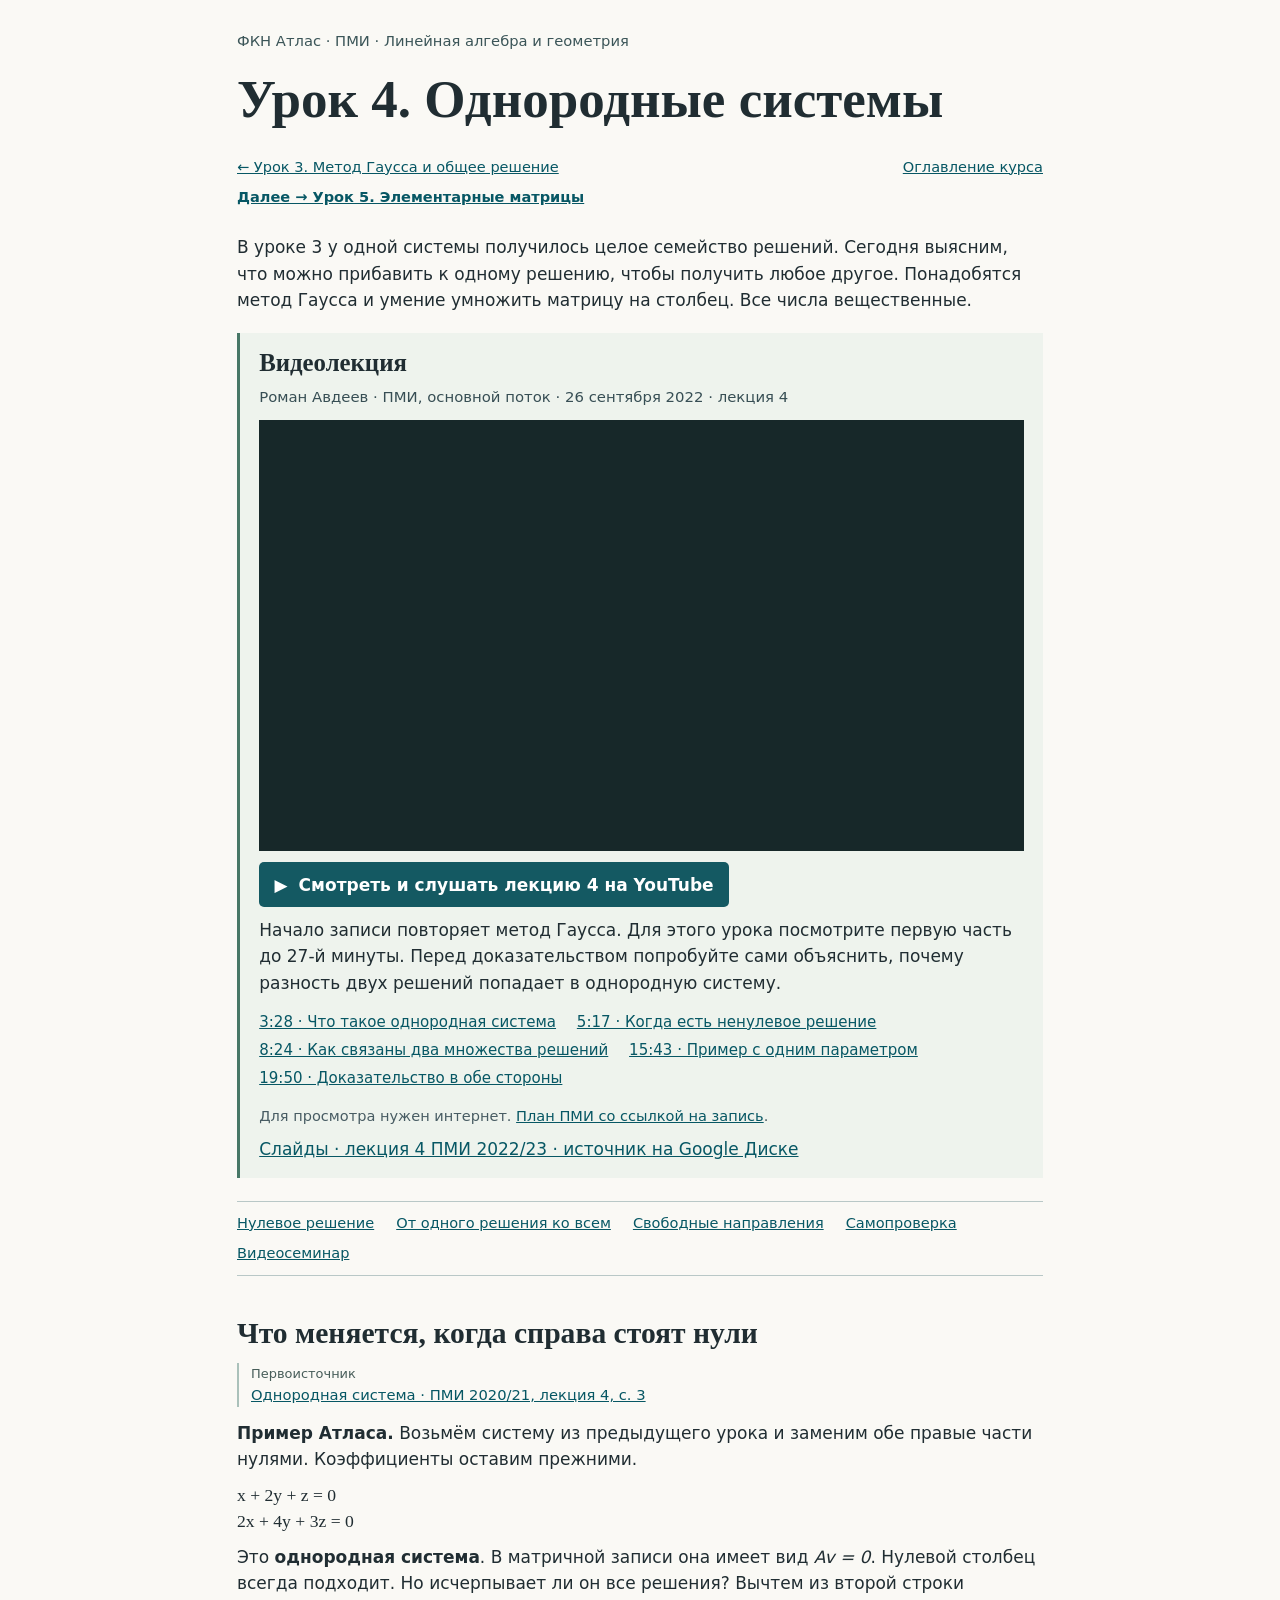
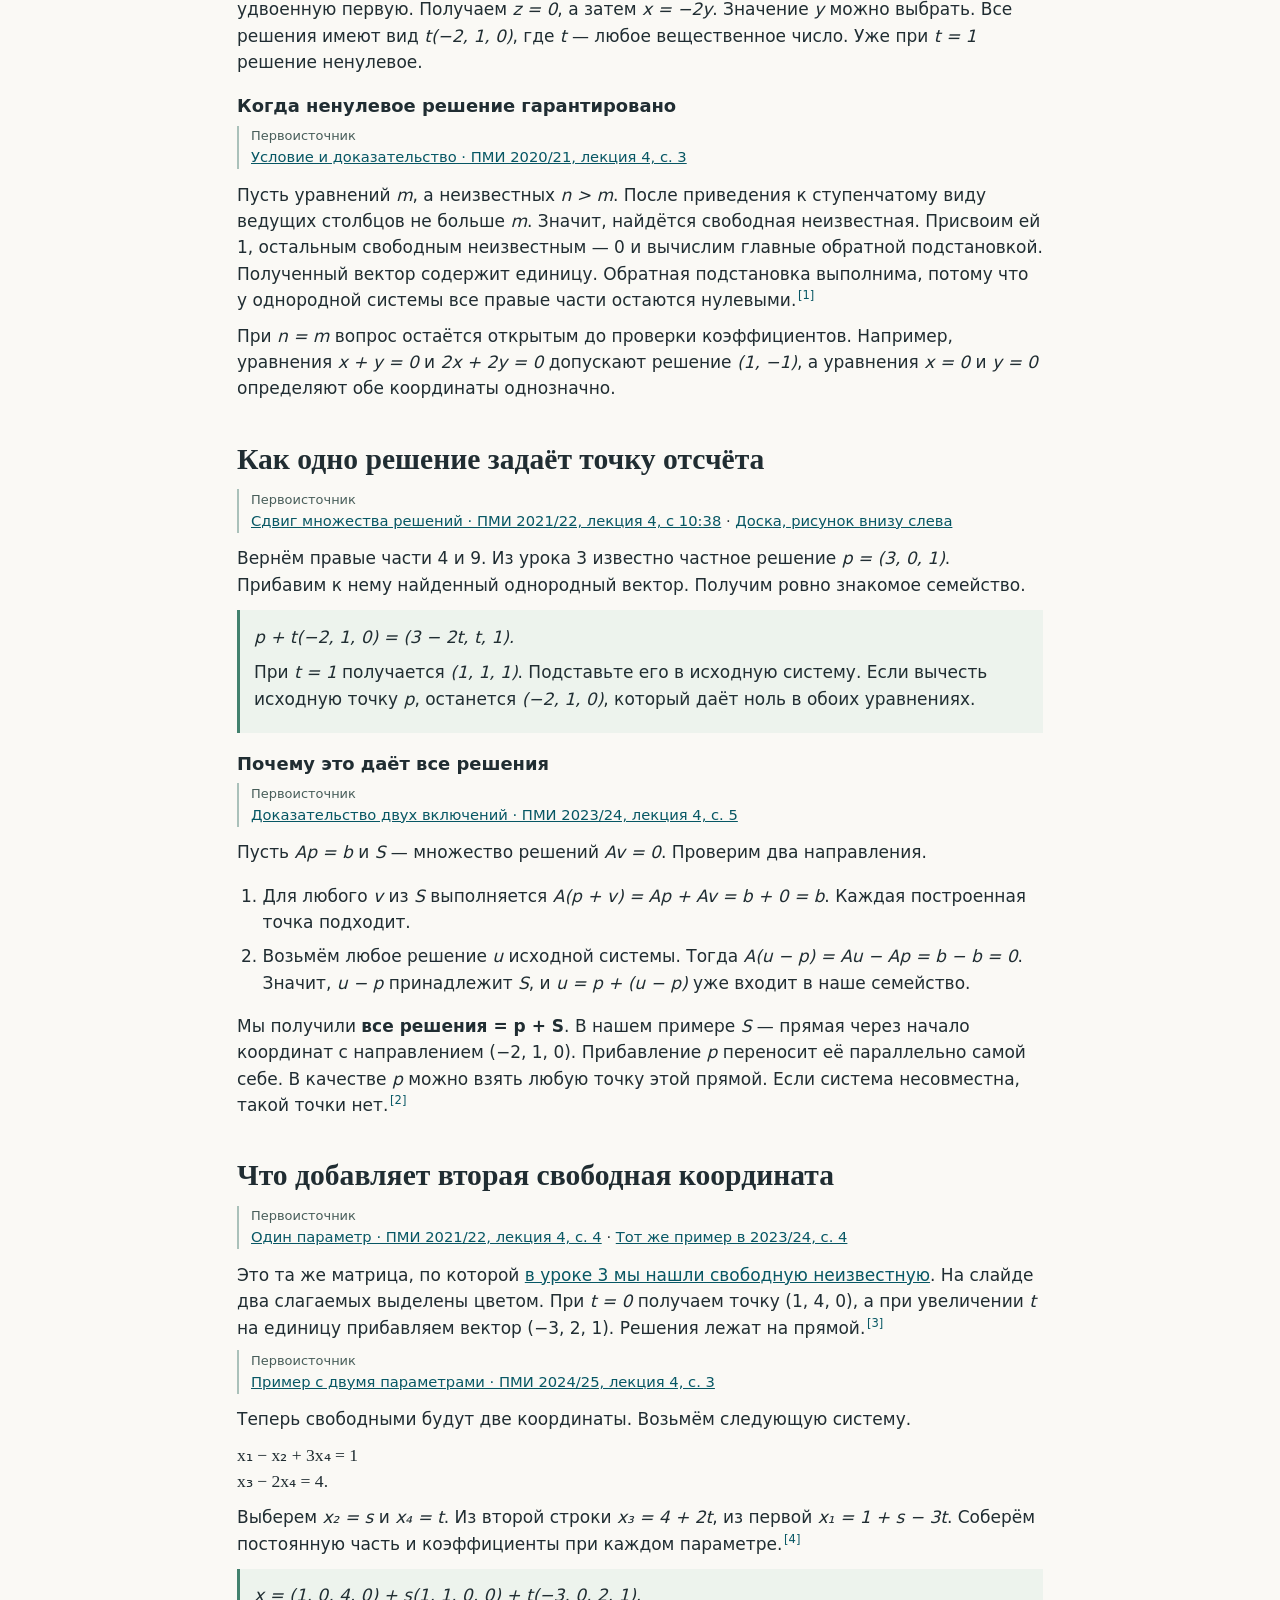
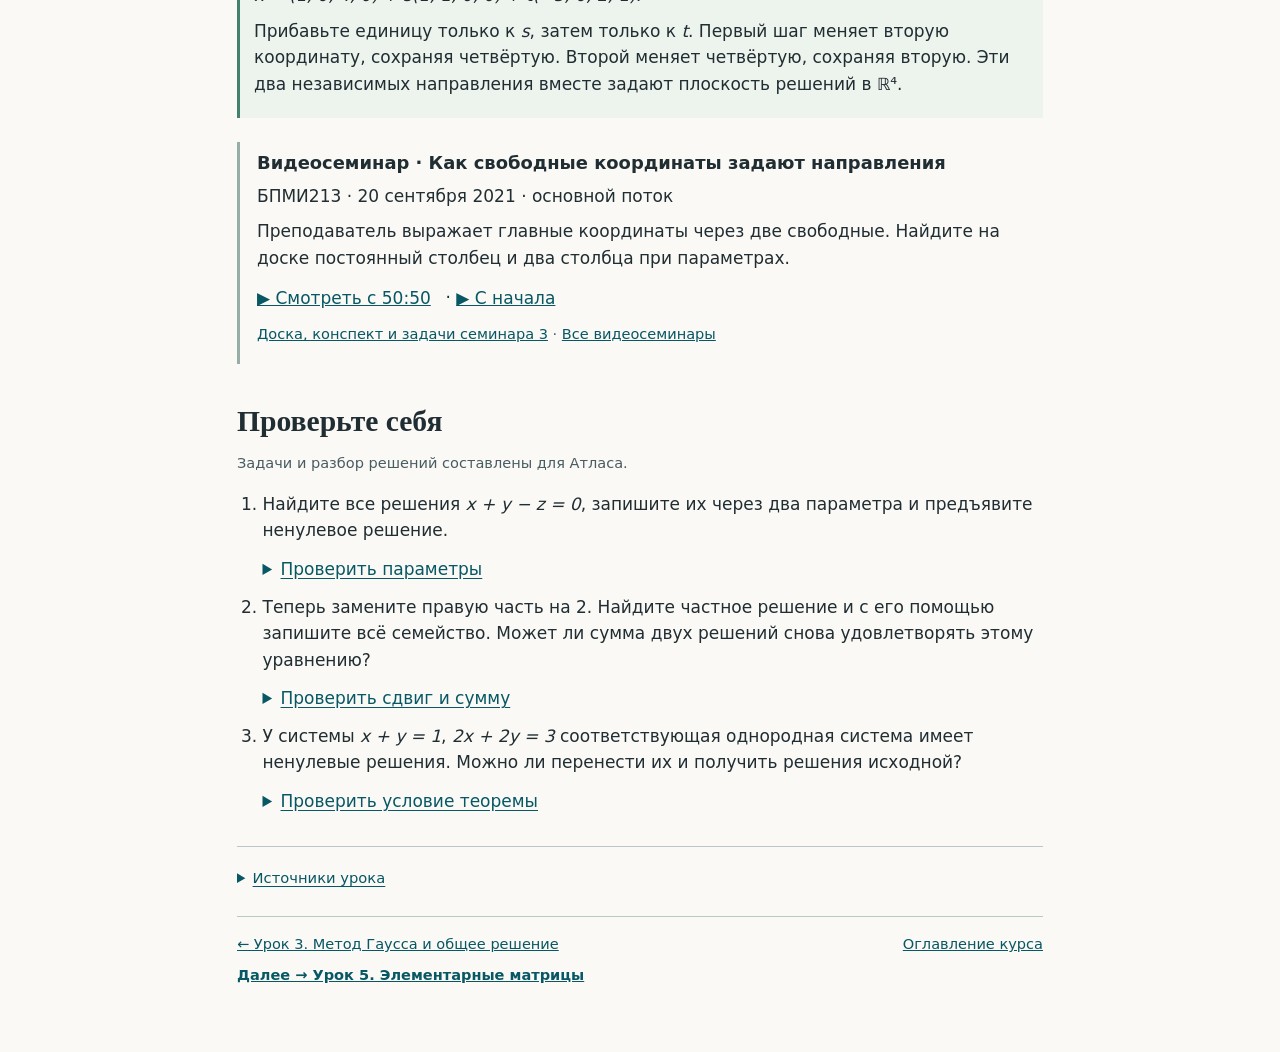
<file: atlas/learning/homogeneous.html>
<!doctype html>
<html lang="ru"><head><meta charset="utf-8"><meta name="viewport" content="width=device-width,initial-scale=1">
<title>Урок 4. Однородные системы · Линейная алгебра ПМИ</title><link rel="stylesheet" href="course.css"><script defer src="lecture-video.js"></script><script defer src="seminar-player.js"></script><script defer src="material-reader.js"></script></head>
<body><main><header><p class="course-name">ФКН Атлас · ПМИ · Линейная алгебра и геометрия</p>
<h1>Урок 4. Однородные системы</h1>
<nav class="course-nav" aria-label="Навигация по курсу"><a rel="prev" href="gauss.html">← Урок 3. Метод Гаусса и общее решение</a><a href="index.html">Оглавление курса</a><a class="next" rel="next" href="elementary.html">Далее → Урок 5. Элементарные матрицы</a></nav>
<p>В уроке 3 у одной системы получилось целое семейство решений. Сегодня выясним, что можно прибавить к одному решению, чтобы получить любое другое. Понадобятся метод Гаусса и умение умножить матрицу на столбец. Все числа вещественные.</p>
</header>
<section id="video" class="lecture-video" aria-labelledby="video-heading">
<h2 id="video-heading">Видеолекция</h2><p class="recording-meta">Роман Авдеев · ПМИ, основной поток · 26 сентября 2022 · лекция 4</p>
<div class="inline-video" data-title="Линейная алгебра ПМИ · лекция 4 за 2022/23"></div>
<a class="watch-recording" href="https://www.youtube.com/watch?v=Wg4HctY-2u4" target="_blank" rel="noopener"><span class="play-icon" aria-hidden="true">▶</span> Смотреть и слушать лекцию 4 на YouTube</a>
<p>Начало записи повторяет метод Гаусса. Для этого урока посмотрите первую часть до 27-й минуты. Перед доказательством попробуйте сами объяснить, почему разность двух решений попадает в однородную систему.</p>
<ul class="video-moments" aria-label="Моменты видеолекции">
<li><a href="https://www.youtube.com/watch?v=Wg4HctY-2u4&amp;t=208s" target="_blank" rel="noopener">3:28 · Что такое однородная система</a></li>
<li><a href="https://www.youtube.com/watch?v=Wg4HctY-2u4&amp;t=317s" target="_blank" rel="noopener">5:17 · Когда есть ненулевое решение</a></li>
<li><a href="https://www.youtube.com/watch?v=Wg4HctY-2u4&amp;t=504s" target="_blank" rel="noopener">8:24 · Как связаны два множества решений</a></li>
<li><a href="https://www.youtube.com/watch?v=Wg4HctY-2u4&amp;t=943s" target="_blank" rel="noopener">15:43 · Пример с одним параметром</a></li>
<li><a href="https://www.youtube.com/watch?v=Wg4HctY-2u4&amp;t=1190s" target="_blank" rel="noopener">19:50 · Доказательство в обе стороны</a></li></ul>
<p class="refs">Для просмотра нужен интернет. <a href="https://wikics.site/Линейная_алгебра_и_геометрия_на_ПМИ_2022/2023_%28основной_поток%29">План ПМИ со ссылкой на запись</a>.</p>
<div id="materials"><!-- document 2874928ab8be2d2981d9b6e88e356f49de4e83a28502955e5fe2f4b1e7eef601 3 | Слайды · лекция 4 ПМИ 2022/23 -->
<a href="https://drive.google.com/file/d/1SmJk-g90IcXCK8yju_GSHkv4UDXTF502/view">Слайды · лекция 4 ПМИ 2022/23 · источник на Google Диске</a></div>
</section>
<nav aria-label="Разделы занятия"><a href="#zero">Нулевое решение</a><a href="#shift">От одного решения ко всем</a><a href="#directions">Свободные направления</a><a href="#check">Самопроверка</a><a href="#seminar">Видеосеминар</a></nav>
<section id="zero"><h2>Что меняется, когда справа стоят нули</h2>
<aside class="primary-source"><span>Первоисточник</span> <a href="https://www.dropbox.com/s/g88fn16jmmolymm/Lec04_2020-09-28.pdf?dl=0">Однородная система · ПМИ 2020/21, лекция 4, с. 3</a>
<!-- excerpt eff6240192ea78f2a69f211df347b4df77068d9f0370caf64dede039a71b352f 3 23 28 342 79 | Определение однородной системы через её правые части. --></aside>
<p><strong>Пример Атласа.</strong> Возьмём систему из предыдущего урока и заменим обе правые части нулями. Коэффициенты оставим прежними.</p>
<div class="equations">x + 2y + z = 0<br>2x + 4y + 3z = 0</div>
<p>Это <strong>однородная система</strong>. В матричной записи она имеет вид <i>Av = 0</i>. Нулевой столбец всегда подходит. Но исчерпывает ли он все решения? Вычтем из второй строки удвоенную первую. Получаем <i>z = 0</i>, а затем <i>x = −2y</i>. Значение <i>y</i> можно выбрать. Все решения имеют вид <i>t(−2, 1, 0)</i>, где <i>t</i> — любое вещественное число. Уже при <i>t = 1</i> решение ненулевое.</p>
<h3>Когда ненулевое решение гарантировано</h3>
<aside class="primary-source"><span>Первоисточник</span> <a href="https://www.dropbox.com/s/g88fn16jmmolymm/Lec04_2020-09-28.pdf?dl=0">Условие и доказательство · ПМИ 2020/21, лекция 4, с. 3</a>
<!-- excerpt eff6240192ea78f2a69f211df347b4df77068d9f0370caf64dede039a71b352f 3 23 160 342 259 | Следствие метода Гаусса и доказательство существования ненулевого решения. --></aside>
<p>Пусть уравнений <i>m</i>, а неизвестных <i>n &gt; m</i>. После приведения к ступенчатому виду ведущих столбцов не больше <i>m</i>. Значит, найдётся свободная неизвестная. Присвоим ей 1, остальным свободным неизвестным — 0 и вычислим главные обратной подстановкой. Полученный вектор содержит единицу. Обратная подстановка выполнима, потому что у однородной системы все правые части остаются нулевыми.<sup class="source-ref"><a href="#source-1" aria-label="Источник 1">[1]</a></sup></p>
<p>При <i>n = m</i> вопрос остаётся открытым до проверки коэффициентов. Например, уравнения <i>x + y = 0</i> и <i>2x + 2y = 0</i> допускают решение <i>(1, −1)</i>, а уравнения <i>x = 0</i> и <i>y = 0</i> определяют обе координаты однозначно.</p></section>
<section id="shift"><h2>Как одно решение задаёт точку отсчёта</h2>
<aside class="primary-source"><span>Первоисточник</span> <a href="https://www.youtube.com/watch?v=fxvXX4PatBA&amp;t=638s">Сдвиг множества решений · ПМИ 2021/22, лекция 4, с 10:38</a> · <a href="https://drive.google.com/file/d/185L-_i3tuv2A2Go50-xI7ge3yGYmPVME/view">Доска, рисунок внизу слева</a></aside>
<p>Вернём правые части 4 и 9. Из урока 3 известно частное решение <i>p = (3, 0, 1)</i>. Прибавим к нему найденный однородный вектор. Получим ровно знакомое семейство.</p>
<div class="example"><p><i>p + t(−2, 1, 0) = (3 − 2t, t, 1).</i></p>
<p>При <i>t = 1</i> получается <i>(1, 1, 1)</i>. Подставьте его в исходную систему. Если вычесть исходную точку <i>p</i>, останется <i>(−2, 1, 0)</i>, который даёт ноль в обоих уравнениях.</p></div>
<h3>Почему это даёт все решения</h3>
<aside class="primary-source"><span>Первоисточник</span> <a href="https://drive.google.com/file/d/1QvrvUOBcnEGtrTufIP2ZfiVEdvpkeXGH/view">Доказательство двух включений · ПМИ 2023/24, лекция 4, с. 5</a>
<!-- excerpt 73545bc6c39be390e8bf8bd97a0cb8947aee1a0ee0706208e06a6ff90486cb44 5 23 127 341 250 | Две части доказательства равенства множества решений сдвигу однородного пространства. --></aside>
<p>Пусть <i>Ap = b</i> и <i>S</i> — множество решений <i>Av = 0</i>. Проверим два направления.</p>
<ol><li>Для любого <i>v</i> из <i>S</i> выполняется <i>A(p + v) = Ap + Av = b + 0 = b</i>. Каждая построенная точка подходит.</li>
<li>Возьмём любое решение <i>u</i> исходной системы. Тогда <i>A(u − p) = Au − Ap = b − b = 0</i>. Значит, <i>u − p</i> принадлежит <i>S</i>, и <i>u = p + (u − p)</i> уже входит в наше семейство.</li></ol>
<p>Мы получили <strong>все решения = p + S</strong>. В нашем примере <i>S</i> — прямая через начало координат с направлением (−2, 1, 0). Прибавление <i>p</i> переносит её параллельно самой себе. В качестве <i>p</i> можно взять любую точку этой прямой. Если система несовместна, такой точки нет.<sup class="source-ref"><a href="#source-2" aria-label="Источник 2">[2]</a></sup></p></section>
<section id="directions"><h2 id="years">Что добавляет вторая свободная координата</h2>
<aside class="primary-source"><span>Первоисточник</span> <a href="https://drive.google.com/file/d/1AI16zjcrbvofwWK0QzgvddJL_pDkafcQ/view">Один параметр · ПМИ 2021/22, лекция 4, с. 4</a> · <a href="https://drive.google.com/file/d/1QvrvUOBcnEGtrTufIP2ZfiVEdvpkeXGH/view">Тот же пример в 2023/24, с. 4</a>
<!-- excerpt 2cc8a584c84b0f50f5351900f5df9bb3eb973fc24aee10473d6e99b8192c25e0 4 23 170 337 254 | Исходная расширенная матрица и общее решение с одним параметром. --></aside>
<p>Это та же матрица, по которой <a href="gauss.html#gauss-2021">в уроке 3 мы нашли свободную неизвестную</a>. На слайде два слагаемых выделены цветом. При <i>t = 0</i> получаем точку (1, 4, 0), а при увеличении <i>t</i> на единицу прибавляем вектор (−3, 2, 1). Решения лежат на прямой.<sup class="source-ref"><a href="#source-3" aria-label="Источник 3">[3]</a></sup></p>
<aside class="primary-source"><span>Первоисточник</span> <a href="https://drive.google.com/file/d/12Kia8Ao38Go85ebaLrrVX8AsooemUPF8/view">Пример с двумя параметрами · ПМИ 2024/25, лекция 4, с. 3</a>
<!-- excerpt d701683db93aaa846e3f10593af92220185c487ad879a57b19a409e4d7651874 3 23 162 339 254 | Два независимо изменяемых параметра в исходной записи общего решения. --></aside>
<p>Теперь свободными будут две координаты. Возьмём следующую систему.</p>
<div class="equations">x₁ − x₂ + 3x₄ = 1<br>x₃ − 2x₄ = 4.</div>
<p>Выберем <i>x₂ = s</i> и <i>x₄ = t</i>. Из второй строки <i>x₃ = 4 + 2t</i>, из первой <i>x₁ = 1 + s − 3t</i>. Соберём постоянную часть и коэффициенты при каждом параметре.<sup class="source-ref"><a href="#source-4" aria-label="Источник 4">[4]</a></sup></p>
<div class="example"><p><i>x = (1, 0, 4, 0) + s(1, 1, 0, 0) + t(−3, 0, 2, 1).</i></p>
<p>Прибавьте единицу только к <i>s</i>, затем только к <i>t</i>. Первый шаг меняет вторую координату, сохраняя четвёртую. Второй меняет четвёртую, сохраняя вторую. Эти два независимых направления вместе задают плоскость решений в ℝ⁴.</p></div><aside id="seminar" class="seminar-practice"><h3>Видеосеминар · Как свободные координаты задают направления</h3><p>БПМИ213 · 20 сентября 2021 · основной поток</p><p>Преподаватель выражает главные координаты через две свободные. Найдите на доске постоянный столбец и два столбца при параметрах.</p><div class="seminar-item"><a class="seminar-watch" href="https://www.youtube.com/watch?v=AStD0u_Rhpc&amp;t=3050s"><!-- seminar-still 09dccf389dd0900997a6ce78c221460df73dfe328fb989fb67f488bd9dcd04c9 -->▶ Смотреть с 50:50</a> · <a class="seminar-watch" href="https://www.youtube.com/watch?v=AStD0u_Rhpc">▶ С начала</a></div><p class="refs"><a href="seminar-213-3.html">Доска, конспект и задачи семинара 3</a> · <a href="seminars.html">Все видеосеминары</a></p></aside>
</section>
<section id="check"><h2>Проверьте себя</h2><p class="refs">Задачи и разбор решений составлены для Атласа.</p><ol>
<li>Найдите все решения <i>x + y − z = 0</i>, запишите их через два параметра и предъявите ненулевое решение.
<details><summary>Проверить параметры</summary><p>Положим <i>y = s</i>, <i>z = t</i>. Тогда <i>x = −s + t</i>. Все решения имеют вид <i>s(−1, 1, 0) + t(1, 0, 1)</i>. Например, при <i>s = 1</i>, <i>t = 0</i> получается <i>(−1, 1, 0)</i>. Координаты <i>y</i> и <i>z</i> однозначно возвращают оба параметра.</p></details></li>
<li>Теперь замените правую часть на 2. Найдите частное решение и с его помощью запишите всё семейство. Может ли сумма двух решений снова удовлетворять этому уравнению?
<details><summary>Проверить сдвиг и сумму</summary><p>Подходит <i>p = (2, 0, 0)</i>. Прибавив семейство из первой задачи, получаем <i>(2 − s + t, s, t)</i>. У суммы двух решений левая часть равна 4. У их разности она равна 0.</p></details></li>
<li>У системы <i>x + y = 1</i>, <i>2x + 2y = 3</i> соответствующая однородная система имеет ненулевые решения. Можно ли перенести их и получить решения исходной?
<details><summary>Проверить условие теоремы</summary><p>Вычитание удвоенного первого уравнения из второго даёт <i>0 = 1</i>. Однородные решения существуют, но прибавлять их не к чему. Для формулы нужно хотя бы одно частное решение исходной системы.</p></details></li>
</ol></section>
<footer><details class="lesson-sources"><summary>Источники урока</summary>
<ol>
<li id="source-1" tabindex="-1">Определение и достаточное условие ненулевого решения — <a href="https://www.dropbox.com/s/g88fn16jmmolymm/Lec04_2020-09-28.pdf?dl=0">2020/21, лекция 4, с. 3</a>, <a href="https://drive.google.com/file/d/1QvrvUOBcnEGtrTufIP2ZfiVEdvpkeXGH/view">2023/24, с. 3</a> и <a href="https://drive.google.com/file/d/12Kia8Ao38Go85ebaLrrVX8AsooemUPF8/view">2024/25, с. 2</a>.</li>
<li id="source-2" tabindex="-1">Геометрический смысл сдвига — <a href="https://drive.google.com/file/d/185L-_i3tuv2A2Go50-xI7ge3yGYmPVME/view">2021/22, доска лекции 4, рисунок внизу слева</a> и <a href="https://www.youtube.com/watch?v=fxvXX4PatBA&amp;t=638s">объяснение с 10:38</a>. Доказательство обоих включений — <a href="https://drive.google.com/file/d/1QvrvUOBcnEGtrTufIP2ZfiVEdvpkeXGH/view">2023/24, с. 5</a> и <a href="https://drive.google.com/file/d/12Kia8Ao38Go85ebaLrrVX8AsooemUPF8/view">2024/25, с. 4</a>.</li>
<li id="source-3" tabindex="-1">Пример с одним направлением — <a href="https://drive.google.com/file/d/1AI16zjcrbvofwWK0QzgvddJL_pDkafcQ/view">2021/22, лекция 4, с. 4</a>, <a href="https://www.youtube.com/watch?v=fxvXX4PatBA&amp;t=849s">пояснение с 14:09</a> и <a href="https://drive.google.com/file/d/1QvrvUOBcnEGtrTufIP2ZfiVEdvpkeXGH/view">2023/24, с. 4</a>.</li>
<li id="source-4" tabindex="-1">Пример с двумя направлениями — <a href="https://drive.google.com/file/d/12Kia8Ao38Go85ebaLrrVX8AsooemUPF8/view">2024/25, лекция 4, с. 3</a> и <a href="https://drive.google.com/file/d/1w2Q4vBEGd6OZNz3c_IZiqMID5Yinyj5t/view">2026/27, с. 3</a>.</li>
</ol>
<p>Сквозной пример из урока 3, вопросы к примерам и задачи для самопроверки подготовлены для Атласа. <a href="years.html">Материалы по годам</a>.</p></details>
<nav class="course-nav bottom" aria-label="После урока 4"><a rel="prev" href="gauss.html">← Урок 3. Метод Гаусса и общее решение</a><a href="index.html">Оглавление курса</a><a class="next" rel="next" href="elementary.html">Далее → Урок 5. Элементарные матрицы</a></nav>
</footer>
</main></body></html>
</file>
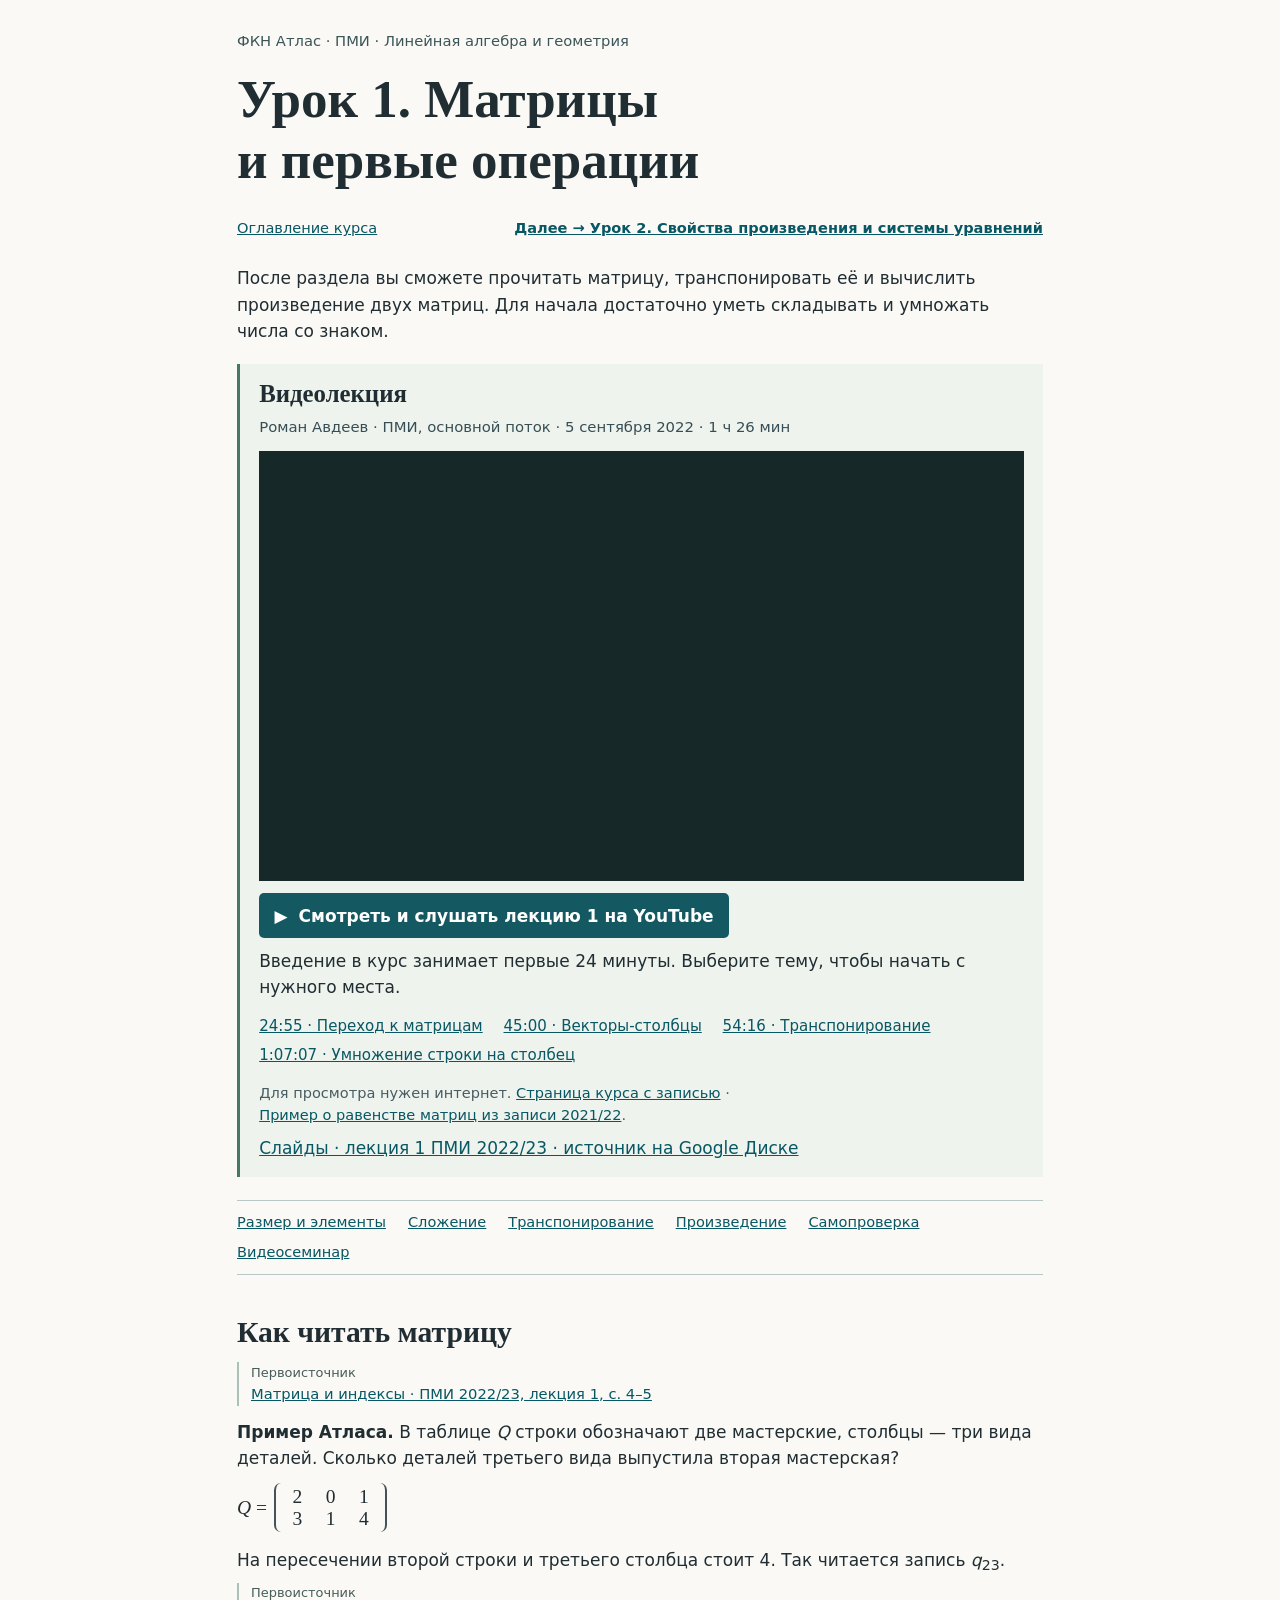
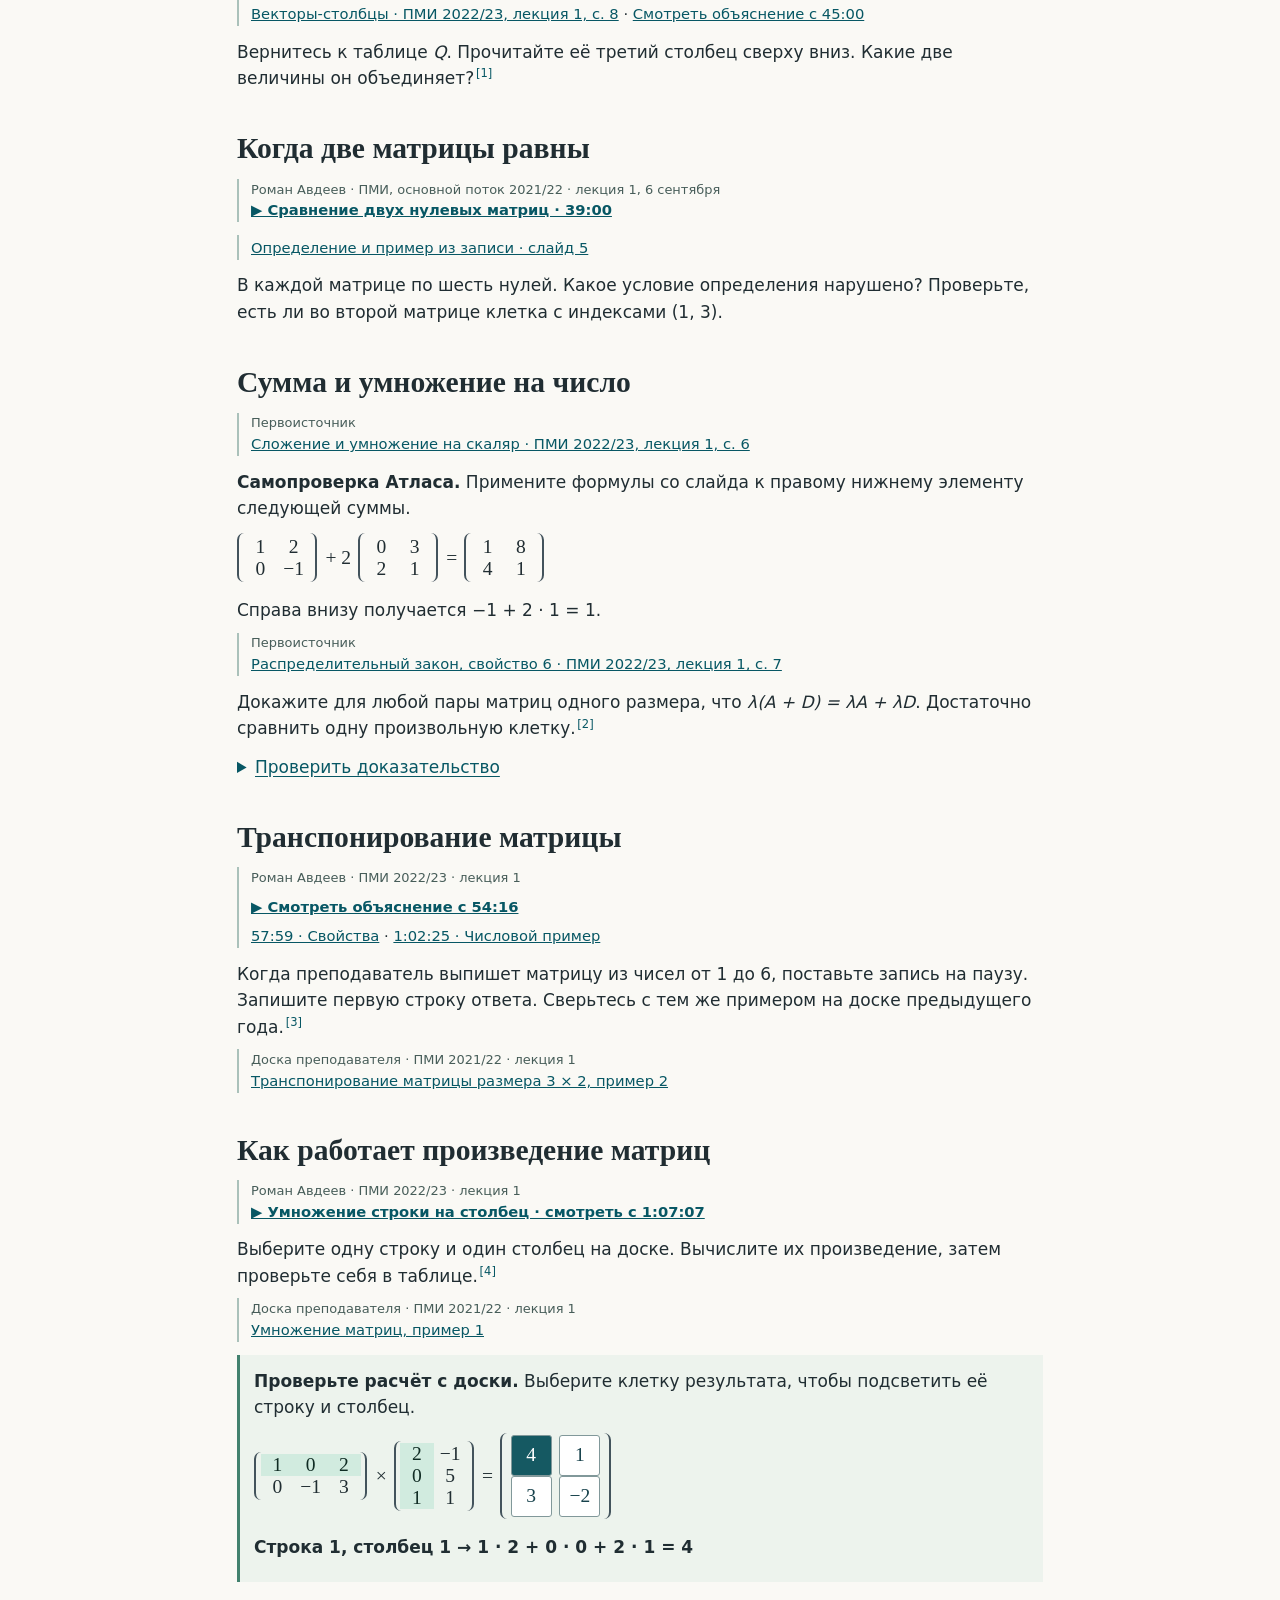
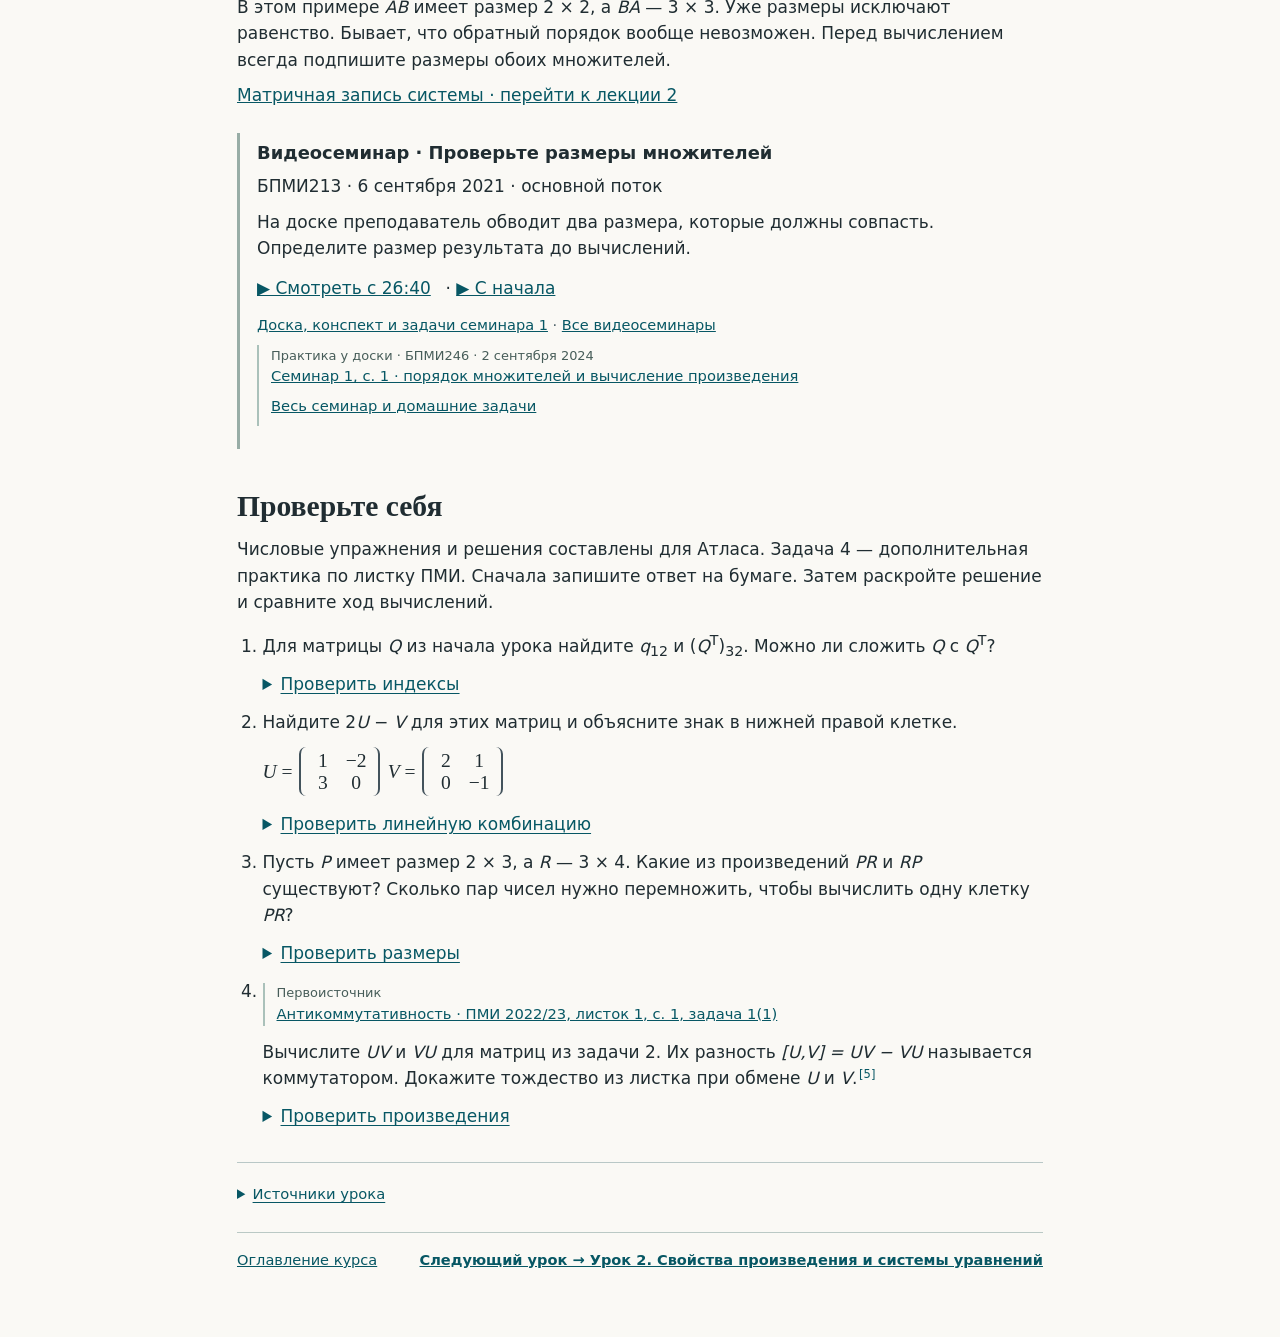
<file: atlas/learning/matrices.html>
<!doctype html>
<html lang="ru"><head><meta charset="utf-8"><meta name="viewport" content="width=device-width,initial-scale=1">
<title>Урок 1. Матрицы и первые операции · Линейная алгебра ПМИ</title>
<link rel="stylesheet" href="course.css"><script defer src="lecture-video.js"></script><script defer src="seminar-player.js"></script><script defer src="material-reader.js"></script></head><body><main>
<header><p class="course-name">ФКН Атлас · ПМИ · Линейная алгебра и геометрия</p>
<h1>Урок 1. Матрицы и первые операции</h1>
<nav class="course-nav" aria-label="Навигация по курсу"><a href="index.html">Оглавление курса</a><a class="next" rel="next" href="products-and-systems.html">Далее → Урок 2. Свойства произведения и системы уравнений</a></nav>
<p>После раздела вы сможете прочитать матрицу, транспонировать её и вычислить произведение двух матриц. Для начала достаточно уметь складывать и умножать числа со знаком.</p></header>
<section id="video" class="lecture-video" aria-labelledby="video-heading">
<h2 id="video-heading">Видеолекция</h2>
<p class="recording-meta">Роман Авдеев · ПМИ, основной поток · 5 сентября 2022 · 1 ч 26 мин</p>
<div class="inline-video" data-title="Линейная алгебра ПМИ · лекция 1 за 2022/23"></div>
<a class="watch-recording" href="https://www.youtube.com/watch?v=m3sgbykms3Y" target="_blank" rel="noopener">
<span class="play-icon" aria-hidden="true">▶</span> Смотреть и слушать лекцию 1 на YouTube</a>
<p>Введение в курс занимает первые 24 минуты. Выберите тему, чтобы начать с нужного места.</p>
<ul class="video-moments" aria-label="Моменты видеолекции">
<li><a href="https://www.youtube.com/watch?v=m3sgbykms3Y&amp;t=1495s" target="_blank" rel="noopener">24:55 · Переход к матрицам</a></li>
<li><a href="https://www.youtube.com/watch?v=m3sgbykms3Y&amp;t=2700s" target="_blank" rel="noopener">45:00 · Векторы-столбцы</a></li>
<li><a href="https://www.youtube.com/watch?v=m3sgbykms3Y&amp;t=3256s" target="_blank" rel="noopener">54:16 · Транспонирование</a></li>
<li><a href="https://www.youtube.com/watch?v=m3sgbykms3Y&amp;t=4027s" target="_blank" rel="noopener">1:07:07 · Умножение строки на столбец</a></li>
</ul>
<p class="refs">Для просмотра нужен интернет. <a href="https://wikics.site/Линейная_алгебра_и_геометрия_на_ПМИ_2022/2023_%28основной_поток%29" target="_blank" rel="noopener">Страница курса с записью</a> · <a href="#equal-2021">Пример о равенстве матриц из записи 2021/22</a>.</p>

<div id="materials"><!-- document 59b3fd33224b0ce85a2b6ad8338c6019fb139f86e0772b82fce8338898271a80 4 | Слайды · лекция 1 ПМИ 2022/23 -->
<a href="https://drive.google.com/file/d/12TC_aols6gzchKDBK4cvNT5GqCaNpIG1/view">Слайды · лекция 1 ПМИ 2022/23 · источник на Google Диске</a></div>
</section>
<nav aria-label="Разделы занятия"><a href="#shape">Размер и элементы</a><a href="#addition">Сложение</a><a href="#transpose">Транспонирование</a><a href="#product">Произведение</a><a href="#check">Самопроверка</a><a href="#seminar">Видеосеминар</a></nav>
<section id="shape"><h2>Как читать матрицу</h2><aside class="primary-source"><span>Первоисточник</span> <a href="https://drive.google.com/file/d/12TC_aols6gzchKDBK4cvNT5GqCaNpIG1/view">Матрица и индексы · ПМИ 2022/23, лекция 1, с. 4–5</a>
<!-- excerpt 59b3fd33224b0ce85a2b6ad8338c6019fb139f86e0772b82fce8338898271a80 4 22 43 345 203 | Определение размера матрицы и расположение элемента в строке i и столбце j. --></aside>
<p><strong>Пример Атласа.</strong> В таблице <i>Q</i> строки обозначают две мастерские, столбцы — три вида деталей. Сколько деталей третьего вида выпустила вторая мастерская?</p>
<div class="formula">
<div class="formula-term"><span><i>Q</i> =</span><div class="matrix"><table aria-label="Выпуск деталей двух мастерских"><tbody><tr><td>2</td><td>0</td><td>1</td></tr><tr><td>3</td><td>1</td><td>4</td></tr></tbody></table></div></div>
</div>
<p>На пересечении второй строки и третьего столбца стоит 4. Так читается запись <i>q</i><sub>23</sub>.</p>
<aside class="primary-source"><span>Первоисточник</span> <a href="https://drive.google.com/file/d/12TC_aols6gzchKDBK4cvNT5GqCaNpIG1/view">Векторы-столбцы · ПМИ 2022/23, лекция 1, с. 8</a> · <a href="https://www.youtube.com/watch?v=m3sgbykms3Y&amp;t=2700s">Смотреть объяснение с 45:00</a>
<!-- excerpt 59b3fd33224b0ce85a2b6ad8338c6019fb139f86e0772b82fce8338898271a80 8 22 28 338 146 | Пространство вещественных координат и их запись столбцом. --></aside>
<div class="inline-video" data-title="Векторы-столбцы · лекция 1 ПМИ 2022/23"></div>
<p>Вернитесь к таблице <i>Q</i>. Прочитайте её третий столбец сверху вниз. Какие две величины он объединяет?<sup class="source-ref"><a href="#source-1" aria-label="Источник 1">[1]</a></sup></p>
</section>
<section id="equal-2021"><h2>Когда две матрицы равны</h2>
<aside class="primary-source"><span>Роман Авдеев · ПМИ, основной поток 2021/22 · лекция 1, 6 сентября</span>
<a class="clip-start" href="https://www.youtube.com/watch?v=TraSEKLgUnw&amp;t=2340s">▶ Сравнение двух нулевых матриц · 39:00</a></aside>
<div class="inline-video" data-video-id="TraSEKLgUnw" data-title="Равенство матриц · лекция 1 ПМИ 2021/22"></div>
<aside class="primary-source"><a href="https://drive.google.com/file/d/1ZjFfQTKW-DHoUDtOPcaUufbc-TSjCva5/view">Определение и пример из записи · слайд 5</a>
<!-- excerpt ee0122c7c6727ec5661a487f829587b5eda8161aa3a86fecdd77235911f5c7a3 5 22 76 342 193 | Первая матрица состоит из двух строк и трёх столбцов, вторая — из трёх строк и двух столбцов. Все элементы равны нулю. --></aside>
<p>В каждой матрице по шесть нулей. Какое условие определения нарушено? Проверьте, есть ли во второй матрице клетка с индексами (1, 3).</p></section>
<section id="addition"><h2>Сумма и умножение на число</h2><aside class="primary-source"><span>Первоисточник</span> <a href="https://drive.google.com/file/d/12TC_aols6gzchKDBK4cvNT5GqCaNpIG1/view">Сложение и умножение на скаляр · ПМИ 2022/23, лекция 1, с. 6</a>
<!-- excerpt 59b3fd33224b0ce85a2b6ad8338c6019fb139f86e0772b82fce8338898271a80 6 23 58 339 235 | Поэлементные формулы суммы матриц и произведения матрицы на число. --></aside>
<p><strong>Самопроверка Атласа.</strong> Примените формулы со слайда к правому нижнему элементу следующей суммы.</p>
<div class="formula">
<div class="matrix"><table aria-label="Первое слагаемое"><tbody><tr><td>1</td><td>2</td></tr><tr><td>0</td><td>−1</td></tr></tbody></table></div>
<div class="formula-term"><span>+ 2</span><div class="matrix"><table aria-label="Матрица для умножения на два"><tbody><tr><td>0</td><td>3</td></tr><tr><td>2</td><td>1</td></tr></tbody></table></div></div>
<div class="formula-term"><span>=</span><div class="matrix"><table aria-label="Результат сложения"><tbody><tr><td>1</td><td>8</td></tr><tr><td>4</td><td>1</td></tr></tbody></table></div></div>
</div>
<p>Справа внизу получается −1 + 2 · 1 = 1.</p>
<div id="entrywise-proof"><aside class="primary-source"><span>Первоисточник</span> <a href="https://drive.google.com/file/d/12TC_aols6gzchKDBK4cvNT5GqCaNpIG1/view">Распределительный закон, свойство 6 · ПМИ 2022/23, лекция 1, с. 7</a>
<!-- excerpt 59b3fd33224b0ce85a2b6ad8338c6019fb139f86e0772b82fce8338898271a80 7 23 156 239 225 | Свойства операций с матрицами и упражнение на их доказательство. В пункте 6 дан распределительный закон. --></aside>
<p>Докажите для любой пары матриц одного размера, что <i>λ(A + D) = λA + λD</i>. Достаточно сравнить одну произвольную клетку.<sup class="source-ref"><a href="#source-2" aria-label="Источник 2">[2]</a></sup></p>
<details><summary>Проверить доказательство</summary><p>В клетке <i>(i, j)</i> слева стоит <i>λ(aᵢⱼ + dᵢⱼ)</i>, справа — <i>λaᵢⱼ + λdᵢⱼ</i>. Распределительный закон для чисел даёт равенство в каждой клетке, а значит, и равенство матриц.</p></details></div>
</section>
<section id="transpose"><h2>Транспонирование матрицы</h2>
<aside class="primary-source"><span>Роман Авдеев · ПМИ 2022/23 · лекция 1</span>
<p><a class="clip-start" href="https://www.youtube.com/watch?v=m3sgbykms3Y&amp;t=3256s">▶ Смотреть объяснение с 54:16</a></p>
<a href="https://www.youtube.com/watch?v=m3sgbykms3Y&amp;t=3479s">57:59 · Свойства</a> · <a href="https://www.youtube.com/watch?v=m3sgbykms3Y&amp;t=3745s">1:02:25 · Числовой пример</a>
</aside>
<div class="inline-video" data-title="Транспонирование · лекция 1 ПМИ 2022/23" data-end="3795"></div>
<p>Когда преподаватель выпишет матрицу из чисел от 1 до 6, поставьте запись на паузу. Запишите первую строку ответа. Сверьтесь с тем же примером на доске предыдущего года.<sup class="source-ref"><a href="#source-3" aria-label="Источник 3">[3]</a></sup></p>
<aside class="primary-source"><span>Доска преподавателя · ПМИ 2021/22 · лекция 1</span> <a href="https://drive.google.com/file/d/11XxXAh-z1DW-3tcx0lTVpx7MyiHx6Zw7/view">Транспонирование матрицы размера 3 × 2, пример 2</a>
<!-- excerpt board 948053a5f0485a87d681ce9c974d7ddfb189f9b0d712afbe5d48e40c6e5c5c25 1 1082 85 1312 171 | Строки исходной матрицы (1, 2), (3, 4), (5, 6). На доске первая строка результата — 1, 3, 5, вторая — 2, 4, 6. --></aside>
</section>
<section id="product"><h2>Как работает произведение матриц</h2><aside class="primary-source"><span>Роман Авдеев · ПМИ 2022/23 · лекция 1</span> <a class="clip-start" href="https://www.youtube.com/watch?v=m3sgbykms3Y&amp;t=4027s">▶ Умножение строки на столбец · смотреть с 1:07:07</a></aside>
<div class="inline-video" data-title="Произведение матриц · лекция 1 ПМИ 2022/23"></div>
<p>Выберите одну строку и один столбец на доске. Вычислите их произведение, затем проверьте себя в таблице.<sup class="source-ref"><a href="#source-4" aria-label="Источник 4">[4]</a></sup></p>
<aside class="primary-source"><span>Доска преподавателя · ПМИ 2021/22 · лекция 1</span> <a href="https://drive.google.com/file/d/11XxXAh-z1DW-3tcx0lTVpx7MyiHx6Zw7/view">Умножение матриц, пример 1</a>
<!-- excerpt board 948053a5f0485a87d681ce9c974d7ddfb189f9b0d712afbe5d48e40c6e5c5c25 1 1091 641 1498 757 | На доске разобраны четыре поэлементных расчёта. Строки произведения — (4, 1) и (3, −2). --></aside>
<div class="example"><p><b>Проверьте расчёт с доски.</b> Выберите клетку результата, чтобы подсветить её строку и столбец.</p>
<div class="formula">
<div class="matrix"><table aria-label="Первый множитель A" id="left"><tbody><tr><td>1</td><td>0</td><td>2</td></tr><tr><td>0</td><td>−1</td><td>3</td></tr></tbody></table></div>
<div class="formula-term"><span>×</span><div class="matrix"><table aria-label="Второй множитель B" id="right"><tbody><tr><td>2</td><td>−1</td></tr><tr><td>0</td><td>5</td></tr><tr><td>1</td><td>1</td></tr></tbody></table></div></div>
<div class="formula-term"><span>=</span><div class="matrix"><table aria-label="Выберите элемент произведения" id="result"><tbody><tr><td><button aria-label="Строка 1, столбец 1, значение 4" aria-pressed="true" data-col="0" data-row="0" type="button">4</button></td><td><button aria-label="Строка 1, столбец 2, значение 1" aria-pressed="false" data-col="1" data-row="0" type="button">1</button></td></tr><tr><td><button aria-label="Строка 2, столбец 1, значение 3" aria-pressed="false" data-col="0" data-row="1" type="button">3</button></td><td><button aria-label="Строка 2, столбец 2, значение −2" aria-pressed="false" data-col="1" data-row="1" type="button">−2</button></td></tr></tbody></table></div></div>
</div>
<p id="calculation" aria-live="polite">c₁₁ = 1 · 2 + 0 · 0 + 2 · 1 = 4</p><noscript><p>Например, c₂₁ = 0 · 2 + (−1) · 0 + 3 · 1 = 3. Кнопки подсветки работают при включённом JavaScript.</p></noscript></div>
<p>В этом примере <i>AB</i> имеет размер 2 × 2, а <i>BA</i> — 3 × 3. Уже размеры исключают равенство. Бывает, что обратный порядок вообще невозможен. Перед вычислением всегда подпишите размеры обоих множителей.</p>
<p id="matrix-system"><a href="products-and-systems.html#matrix-system">Матричная запись системы · перейти к лекции 2</a></p>
<aside id="seminar" class="seminar-practice"><h3>Видеосеминар · Проверьте размеры множителей</h3><p>БПМИ213 · 6 сентября 2021 · основной поток</p><p>На доске преподаватель обводит два размера, которые должны совпасть. Определите размер результата до вычислений.</p><div class="seminar-item"><a class="seminar-watch" href="https://www.youtube.com/watch?v=5U16wnINxgU&amp;t=1600s"><!-- seminar-still 54fe447f8fc8ddd1626a7bdcee8e8668f37215c768a099d9d24386059cfadb4c -->▶ Смотреть с 26:40</a> · <a class="seminar-watch" href="https://www.youtube.com/watch?v=5U16wnINxgU">▶ С начала</a></div><p class="refs"><a href="seminar-213-1.html">Доска, конспект и задачи семинара 1</a> · <a href="seminars.html">Все видеосеминары</a></p><div class="primary-source"><span>Практика у доски · БПМИ246 · 2 сентября 2024</span> <a href="https://drive.google.com/file/d/1bl9hpsNd-5VcndBEEXS8p0TsXhsuCHRa/view">Семинар 1, с. 1 · порядок множителей и вычисление произведения</a> <!-- excerpt bc224797f7a0300b9107a3fcf48e2bafa35e1a719694c428b0f36e47cb964a2e 1 32 140 577 265 | На семинаре перемножают две матрицы в обоих порядках и затем вычисляют выражение с транспонированием. --><p><a href="seminar-246-1.html">Весь семинар и домашние задачи</a></p></div></aside>
</section>
<section id="check"><h2>Проверьте себя</h2><p>Числовые упражнения и решения составлены для Атласа. Задача 4 — дополнительная практика по листку ПМИ. Сначала запишите ответ на бумаге. Затем раскройте решение и сравните ход вычислений.</p>
<ol><li>Для матрицы <i>Q</i> из начала урока найдите <i>q</i><sub>12</sub> и (<i>Q</i><sup>T</sup>)<sub>32</sub>. Можно ли сложить <i>Q</i> с <i>Q</i><sup>T</sup>?
<details><summary>Проверить индексы</summary><p>В первой строке и втором столбце <i>Q</i> стоит 0. Второй искомый элемент равен <i>q</i><sub>23</sub> = 4. У слагаемых размеры 2 × 3 и 3 × 2, поэтому сумма не определена.</p></details></li>
<li>Найдите 2<i>U</i> − <i>V</i> для этих матриц и объясните знак в нижней правой клетке.
<div class="formula">
<div class="formula-term"><span><i>U</i> =</span><div class="matrix"><table aria-label="Матрица U"><tbody><tr><td>1</td><td>−2</td></tr><tr><td>3</td><td>0</td></tr></tbody></table></div></div>
<div class="formula-term"><span><i>V</i> =</span><div class="matrix"><table aria-label="Матрица V"><tbody><tr><td>2</td><td>1</td></tr><tr><td>0</td><td>−1</td></tr></tbody></table></div></div>
</div>
<details><summary>Проверить линейную комбинацию</summary><div class="formula">
<div class="formula-term"><span>2<i>U</i> − <i>V</i> =</span><div class="matrix"><table aria-label="Ответ для двух U минус V"><tbody><tr><td>0</td><td>−5</td></tr><tr><td>6</td><td>1</td></tr></tbody></table></div></div>
</div>
<p>Справа внизу 2 · 0 − (−1) = 1.</p></details></li>
<li>Пусть <i>P</i> имеет размер 2 × 3, а <i>R</i> — 3 × 4. Какие из произведений <i>PR</i> и <i>RP</i> существуют? Сколько пар чисел нужно перемножить, чтобы вычислить одну клетку <i>PR</i>?
<details><summary>Проверить размеры</summary><p><i>PR</i> имеет размер 2 × 4. В одной клетке суммируются три произведения. Для <i>RP</i> внутренние размеры 4 и 2 различны.</p></details></li>
<li id="commutator"><aside class="primary-source"><span>Первоисточник</span> <a href="https://drive.google.com/file/d/145lCF04b1nYcEfItVeaqGnMjj7vB6ySq/view">Антикоммутативность · ПМИ 2022/23, листок 1, с. 1, задача 1(1)</a>
<!-- excerpt c327da124fcd765c990867d725c1cf987e814eca2e16eb6276e6258a0ca71f04 1 45 216 458 242 | Условие задачи 1 и тождество первого пункта о перестановке аргументов. --></aside>
Вычислите <i>UV</i> и <i>VU</i> для матриц из задачи 2. Их разность <i>[U,V] = UV − VU</i> называется коммутатором. Докажите тождество из листка при обмене <i>U</i> и <i>V</i>.<sup class="source-ref"><a href="#source-5" aria-label="Источник 5">[5]</a></sup>
<details><summary>Проверить произведения</summary><div class="formula">
<div class="formula-term"><span><i>UV</i> =</span><div class="matrix"><table aria-label="Произведение UV"><tbody><tr><td>2</td><td>3</td></tr><tr><td>6</td><td>3</td></tr></tbody></table></div></div>
<div class="formula-term"><span><i>VU</i> =</span><div class="matrix"><table aria-label="Произведение VU"><tbody><tr><td>5</td><td>−4</td></tr><tr><td>−3</td><td>0</td></tr></tbody></table></div></div>
</div>
<p>Например, слева вверху для <i>VU</i> получается 2 · 1 + 1 · 3 = 5. Вычтем результаты по клеткам. У <i>[U,V]</i> первая строка (−3, 7), вторая (9, 3). При обмене множителей у каждой клетки меняется знак, поскольку <i>[V,U] = VU − UV = −[U,V]</i>. Последнее равенство верно для любых двух квадратных матриц одного размера.</p></details>
<div id="worksheet"><!-- document c327da124fcd765c990867d725c1cf987e814eca2e16eb6276e6258a0ca71f04 1 | Листок 1 · матричные алгебры Ли · ПМИ 2022/23 --></div></li>
</ol>
</section>
<footer><details class="lesson-sources"><summary>Источники урока</summary>
<ol>
<li id="source-1" tabindex="-1">Основная презентация — <a href="https://drive.google.com/file/d/12TC_aols6gzchKDBK4cvNT5GqCaNpIG1/view">лекция 1 за 2022/23, с. 4–8</a>.</li>
<li id="source-2" tabindex="-1">Распределительность и упражнение — <a href="https://drive.google.com/file/d/12TC_aols6gzchKDBK4cvNT5GqCaNpIG1/view">с. 7 лекции 1 за 2022/23</a>. Архивная версия — <a href="https://www.dropbox.com/s/ttoti50j3etdyi7/Lec01_2020-09-07.pdf?dl=0">с. 4 за 2020/21</a>.</li>
<li id="source-3" tabindex="-1">Транспонирование — <a href="https://www.youtube.com/watch?v=m3sgbykms3Y&amp;t=3256s">устное объяснение, 54:16</a>. Тема также есть в <a href="https://wikics.site/Линейная_алгебра_и_геометрия_на_ПМИ_2025/2026_%28основной_поток%29">плане 2025/26</a>.</li>
<li id="source-4" tabindex="-1">Произведение — <a href="https://www.youtube.com/watch?v=m3sgbykms3Y&amp;t=4027s">лекция 1 за 2022/23</a>. Числа в интерактивном расчёте — с доски 2021/22.</li>
<li id="source-5" tabindex="-1">Основной листок — <a href="https://drive.google.com/file/d/145lCF04b1nYcEfItVeaqGnMjj7vB6ySq/view">2022/23, задача 1(1)</a>. Тот же пункт в архиве — <a href="https://www.dropbox.com/s/cj358c0590pa3y3/LA_19-20_Sheet1.pdf?dl=0">ПМИ 2019/20, листок 1, с. 1, задача 1(1)</a>.</li>
</ol>
<p>Матрица мастерских, числовые упражнения самопроверки и их решения подготовлены для Атласа. Примеры транспонирования и произведения взяты с доски ПМИ 2021/22. Нумерация тем в <a href="https://wikics.site/Линейная_алгебра_и_геометрия_на_ПМИ_2017/2018_%28основной_поток%29">плане 2017/18</a> и <a href="https://wikics.site/Линейная_алгебра_и_геометрия_на_ПМИ_2025/2026_%28основной_поток%29">плане 2025/26</a> различается. <a href="years.html">Материалы по годам</a>.</p></details></footer>
<nav class="course-nav bottom" aria-label="После урока 1"><a href="index.html">Оглавление курса</a><a class="next" rel="next" href="products-and-systems.html">Следующий урок → Урок 2. Свойства произведения и системы уравнений</a></nav>
</main><script>
const left = document.querySelector('#left');
const right = document.querySelector('#right');
const result = document.querySelector('#result');
const read = cell => Number(cell.textContent.replace('−','-'));
const factor = n => n < 0 ? '(' + String(n).replace('-','−') + ')' : String(n);
function selectCell(button) {
  const row = Number(button.dataset.row), col = Number(button.dataset.col);
  [...left.rows].forEach((r, i) => [...r.cells].forEach(c => c.classList.toggle('focus', i === row)));
  [...right.rows].forEach(r => [...r.cells].forEach((c,j) => c.classList.toggle('focus', j === col)));
  result.querySelectorAll('button').forEach(b => b.setAttribute('aria-pressed', String(b === button)));
  const terms = [...left.rows[row].cells].map((cell,k) => [read(cell), read(right.rows[k].cells[col])]);
  const total = terms.reduce((value, [a,b]) => value + a*b, 0);
  document.querySelector('#calculation').textContent = 'Строка ' + (row+1) + ', столбец ' + (col+1) + ' → ' +
      terms.map(([a,b]) => factor(a) + ' · ' + factor(b)).join(' + ') + ' = ' + String(total).replace('-','−');
}
result.addEventListener('click', e => { const b = e.target.closest('button'); if (b) selectCell(b); });
selectCell(result.querySelector('button'));
</script></body></html>
</file>
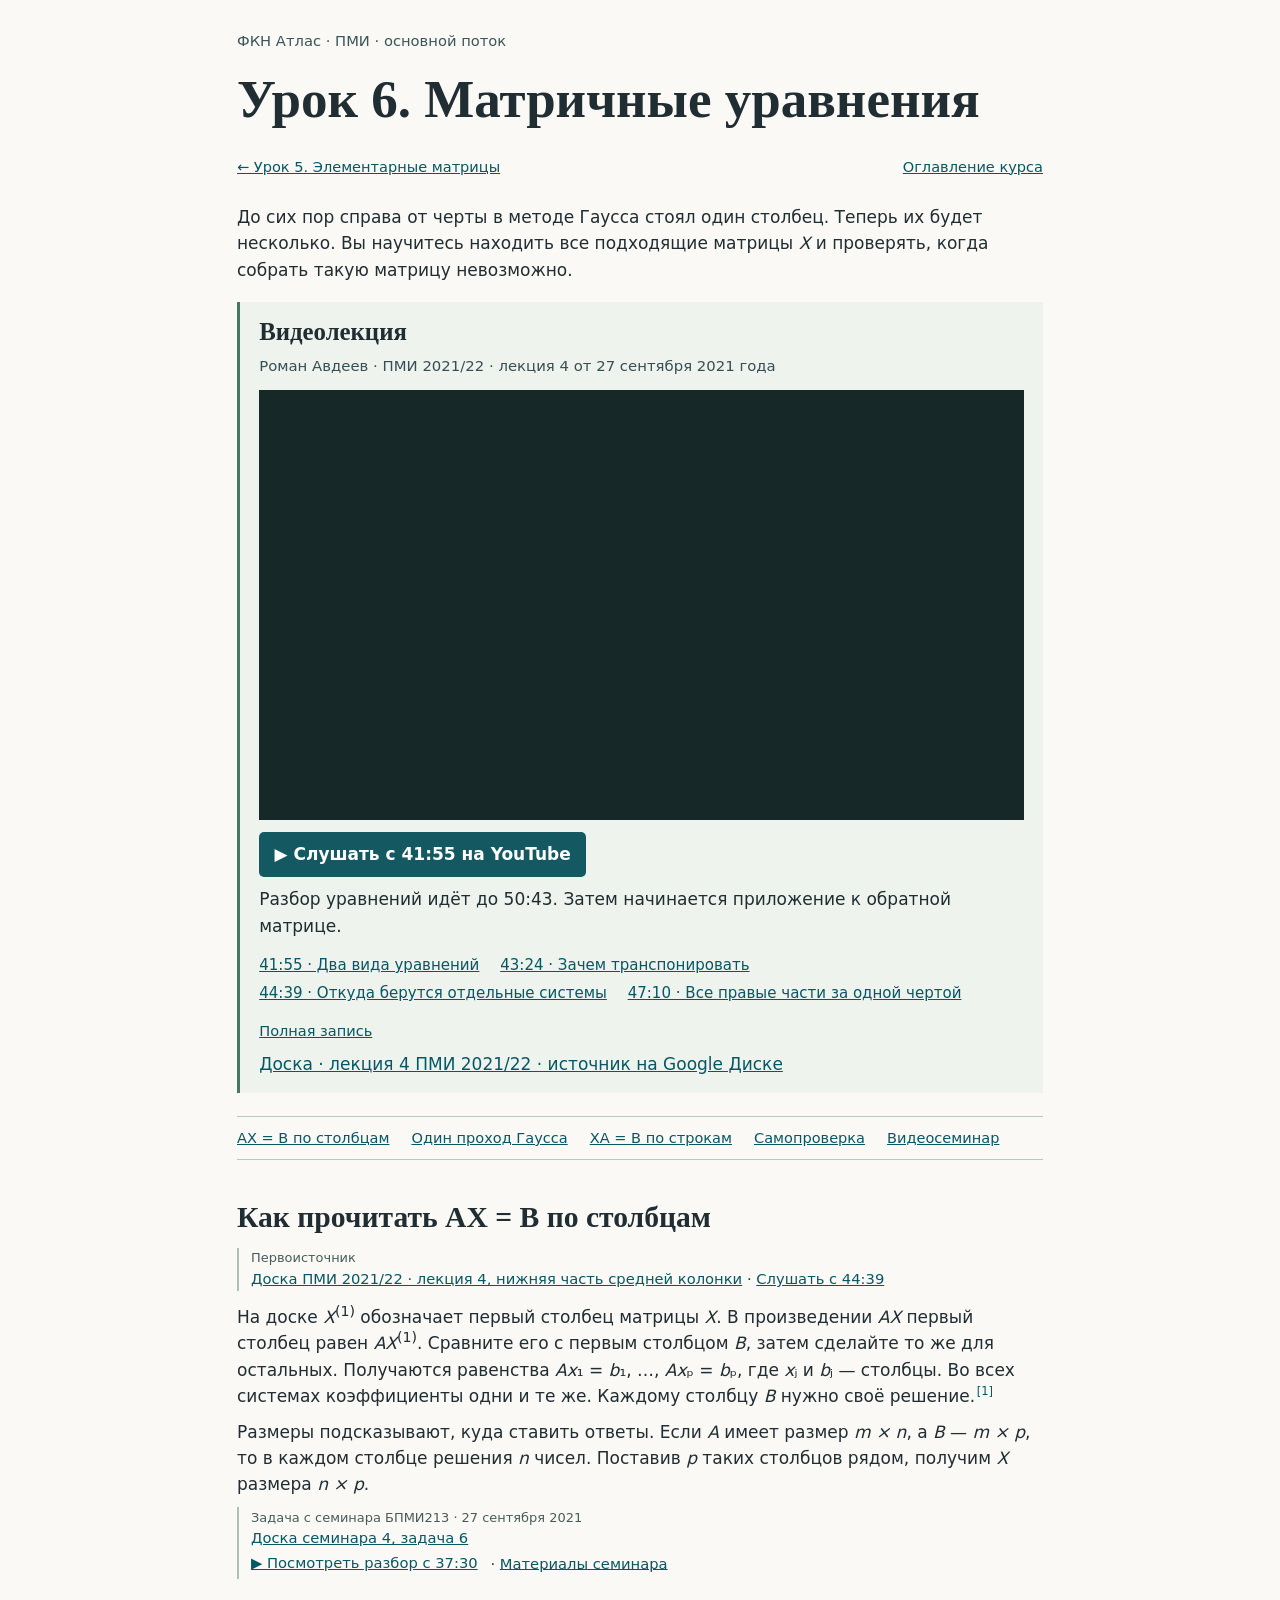
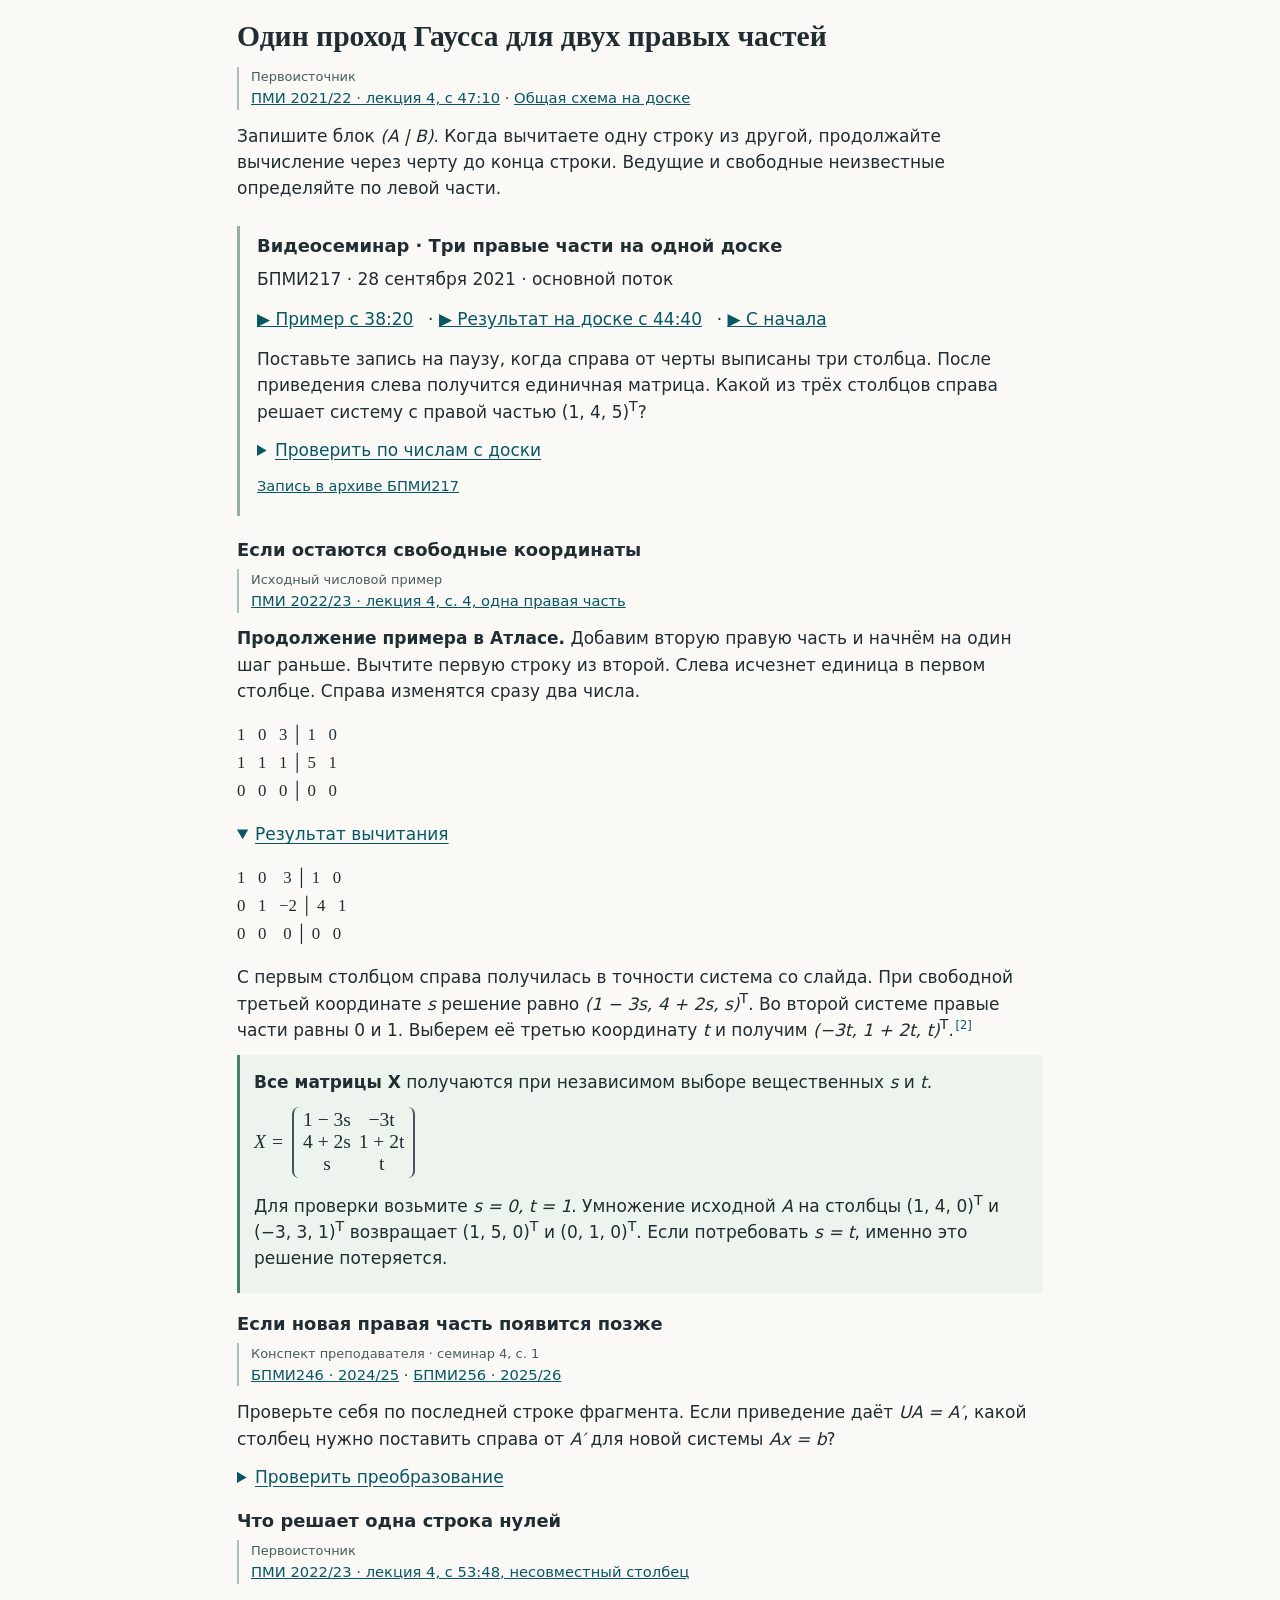
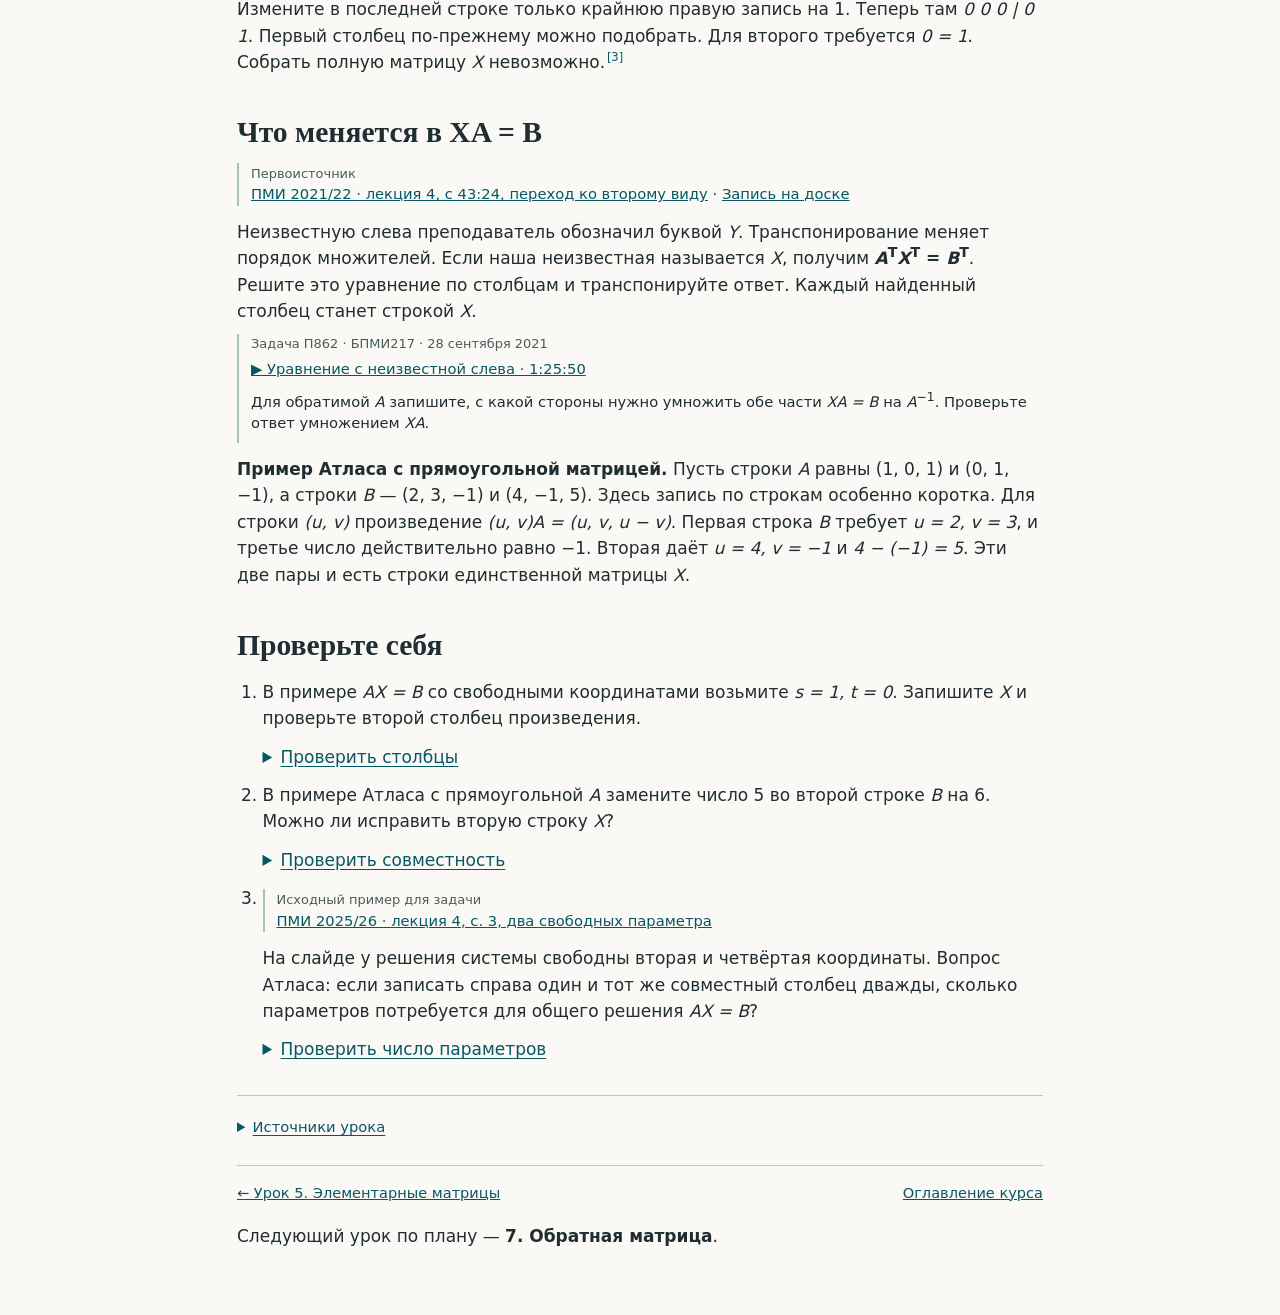
<file: atlas/learning/matrix-equations.html>
<!doctype html>
<html lang="ru"><head><meta charset="utf-8"><meta name="viewport" content="width=device-width,initial-scale=1">
<title>Урок 6. Матричные уравнения · Линейная алгебра ПМИ</title><link rel="stylesheet" href="course.css"><script defer src="lecture-video.js"></script><script defer src="seminar-player.js"></script><script defer src="material-reader.js"></script></head>
<body><main><header><p class="course-name">ФКН Атлас · ПМИ · основной поток</p>
<h1>Урок 6. Матричные уравнения</h1>
<nav class="course-nav" aria-label="Навигация по курсу"><a rel="prev" href="elementary.html">← Урок 5. Элементарные матрицы</a><a href="index.html">Оглавление курса</a></nav>
<p>До сих пор справа от черты в методе Гаусса стоял один столбец. Теперь их будет несколько. Вы научитесь находить все подходящие матрицы <i>X</i> и проверять, когда собрать такую матрицу невозможно.</p></header>
<section id="video" class="lecture-video" aria-labelledby="video-heading"><h2 id="video-heading">Видеолекция</h2>
<p class="recording-meta">Роман Авдеев · ПМИ 2021/22 · лекция 4 от 27 сентября 2021 года</p>
<div class="inline-video" data-title="Матричные уравнения · лекция 4 за 2021/22"></div>
<a class="watch-recording" href="https://www.youtube.com/watch?v=fxvXX4PatBA&amp;t=2515s" target="_blank" rel="noopener">▶ Слушать с 41:55 на YouTube</a>
<p>Разбор уравнений идёт до 50:43. Затем начинается приложение к обратной матрице.</p>
<ul class="video-moments" aria-label="Моменты видеолекции">
<li><a href="https://www.youtube.com/watch?v=fxvXX4PatBA&amp;t=2515s">41:55 · Два вида уравнений</a></li>
<li><a href="https://www.youtube.com/watch?v=fxvXX4PatBA&amp;t=2604s">43:24 · Зачем транспонировать</a></li>
<li><a href="https://www.youtube.com/watch?v=fxvXX4PatBA&amp;t=2679s">44:39 · Откуда берутся отдельные системы</a></li>
<li><a href="https://www.youtube.com/watch?v=fxvXX4PatBA&amp;t=2830s">47:10 · Все правые части за одной чертой</a></li>
</ul><p class="refs"><a href="https://www.youtube.com/watch?v=fxvXX4PatBA">Полная запись</a></p>
<div id="materials"><!-- document board ccecf6bdab694b7c33cfed2afe225ca9fca2cdeef1e0759f9f687862857ce817 1 | Доска · лекция 4 ПМИ 2021/22 -->
<a href="https://drive.google.com/file/d/185L-_i3tuv2A2Go50-xI7ge3yGYmPVME/view">Доска · лекция 4 ПМИ 2021/22 · источник на Google Диске</a></div>
</section>
<nav aria-label="Разделы занятия"><a href="#columns">AX = B по столбцам</a><a href="#gauss">Один проход Гаусса</a><a href="#rows">XA = B по строкам</a><a href="#check">Самопроверка</a><a href="#seminar">Видеосеминар</a></nav>
<section id="columns"><h2>Как прочитать AX = B по столбцам</h2>
<aside class="primary-source"><span>Первоисточник</span> <a href="https://drive.google.com/file/d/185L-_i3tuv2A2Go50-xI7ge3yGYmPVME/view">Доска ПМИ 2021/22 · лекция 4, нижняя часть средней колонки</a> · <a href="https://www.youtube.com/watch?v=fxvXX4PatBA&amp;t=2679s">Слушать с 44:39</a>
<!-- excerpt board ccecf6bdab694b7c33cfed2afe225ca9fca2cdeef1e0759f9f687862857ce817 1 420 799 790 848 | Рукой преподавателя записана отдельная система для каждого из p столбцов. --></aside>
<p>На доске <i>X</i><sup>(1)</sup> обозначает первый столбец матрицы <i>X</i>. В произведении <i>AX</i> первый столбец равен <i>AX</i><sup>(1)</sup>. Сравните его с первым столбцом <i>B</i>, затем сделайте то же для остальных. Получаются равенства <i>A</i><i>x</i>₁ = <i>b</i>₁, …, <i>A</i><i>x</i>ₚ = <i>b</i>ₚ, где <i>x</i>ⱼ и <i>b</i>ⱼ — столбцы. Во всех системах коэффициенты одни и те же. Каждому столбцу <i>B</i> нужно своё решение.<sup class="source-ref"><a href="#source-1" aria-label="Источник 1">[1]</a></sup></p>
<p>Размеры подсказывают, куда ставить ответы. Если <i>A</i> имеет размер <i>m × n</i>, а <i>B</i> — <i>m × p</i>, то в каждом столбце решения <i>n</i> чисел. Поставив <i>p</i> таких столбцов рядом, получим <i>X</i> размера <i>n × p</i>.</p><aside class="primary-source"><span>Задача с семинара БПМИ213 · 27 сентября 2021</span>
<a href="https://disk.yandex.ru/d/idvfp8FiufvVLA/213%20Seminar04.svg">Доска семинара 4, задача 6</a>
<!-- excerpt board 45022b60d36865c5e5d2dbbb16c5945b115ca5ea384aae862189d9b8024ad1af 1 147 162 263 220 | При условии A в степени m равно нулю преподаватель сводит AX + X + A = 0 к уравнению (A + E)X = −A. -->
<div class="seminar-item"><a class="seminar-watch" href="https://www.youtube.com/watch?v=8_fTfv3jVYU&amp;t=2250s">▶ Посмотреть разбор с 37:30</a> · <a href="seminar-213-4.html">Материалы семинара</a></div></aside>
</section>
<section id="gauss"><h2>Один проход Гаусса для двух правых частей</h2>
<aside class="primary-source"><span>Первоисточник</span> <a href="https://www.youtube.com/watch?v=fxvXX4PatBA&amp;t=2830s">ПМИ 2021/22 · лекция 4, с 47:10</a> · <a href="https://drive.google.com/file/d/185L-_i3tuv2A2Go50-xI7ge3yGYmPVME/view">Общая схема на доске</a>
<!-- excerpt board ccecf6bdab694b7c33cfed2afe225ca9fca2cdeef1e0759f9f687862857ce817 1 420 848 790 965 | К обеим частям блока применяются одинаковые преобразования строк, затем отдельно читается каждая система. --></aside>
<p>Запишите блок <i>(A | B)</i>. Когда вычитаете одну строку из другой, продолжайте вычисление через черту до конца строки. Ведущие и свободные неизвестные определяйте по левой части.</p>
<aside id="seminar" class="seminar-practice"><h3>Видеосеминар · Три правые части на одной доске</h3>
<p>БПМИ217 · 28 сентября 2021 · основной поток</p>
<div class="seminar-item"><a class="seminar-watch" href="https://www.youtube.com/watch?v=pTzD67Gs3bU&amp;t=2300s"><!-- seminar-still 8fc8e10d683be147884f573fba5030a423675109ddd9dd2e063959b4886a93eb -->▶ Пример с 38:20</a> · <a class="seminar-watch" href="https://www.youtube.com/watch?v=pTzD67Gs3bU&amp;t=2680s">▶ Результат на доске с 44:40</a> · <a class="seminar-watch" href="https://www.youtube.com/watch?v=pTzD67Gs3bU">▶ С начала</a></div>
<p>Поставьте запись на паузу, когда справа от черты выписаны три столбца. После приведения слева получится единичная матрица. Какой из трёх столбцов справа решает систему с правой частью (1, 4, 5)<sup>T</sup>?</p>
<details><summary>Проверить по числам с доски</summary><p>Второй столбец решения равен (1, 2, 3)<sup>T</sup>. Проверка по строкам исходной матрицы даёт 2 + 2 − 3 = 1, 1 + 3 = 4 и 2 + 3 = 5.</p></details>
<p class="refs"><a href="seminars.html#v-pTzD67Gs3bU">Запись в архиве БПМИ217</a></p></aside>
<h3>Если остаются свободные координаты</h3><aside class="primary-source"><span>Исходный числовой пример</span> <a href="https://drive.google.com/file/d/1SmJk-g90IcXCK8yju_GSHkv4UDXTF502/view">ПМИ 2022/23 · лекция 4, с. 4, одна правая часть</a>
<!-- excerpt 2874928ab8be2d2981d9b6e88e356f49de4e83a28502955e5fe2f4b1e7eef601 4 23 167 337 254 | На слайде первая система уже приведена. Решение равно столбцу (1,4,0) плюс t, умноженному на (−3,2,1). --></aside>
<p><strong>Продолжение примера в Атласе.</strong> Добавим вторую правую часть и начнём на один шаг раньше. Вычтите первую строку из второй. Слева исчезнет единица в первом столбце. Справа изменятся сразу два числа.</p>
<pre class="matrix-steps" aria-label="До преобразования">1   0   3 │ 1   0
1   1   1 │ 5   1
0   0   0 │ 0   0</pre>
<details open><summary>Результат вычитания</summary>
<pre class="matrix-steps" aria-label="После преобразования">1   0    3 │ 1   0
0   1   −2 │ 4   1
0   0    0 │ 0   0</pre></details>
<p>С первым столбцом справа получилась в точности система со слайда. При свободной третьей координате <i>s</i> решение равно <i>(1 − 3s, 4 + 2s, s)</i><sup>T</sup>. Во второй системе правые части равны 0 и 1. Выберем её третью координату <i>t</i> и получим <i>(−3t, 1 + 2t, t)</i><sup>T</sup>.<sup class="source-ref"><a href="#source-2" aria-label="Источник 2">[2]</a></sup></p>
<div class="example"><p><strong>Все матрицы X</strong> получаются при независимом выборе вещественных <i>s</i> и <i>t</i>.</p>
<div class="formula"><i>X =</i><span class="matrix"><table aria-label="Все решения AX равно B"><tbody><tr><td>1 − 3s</td><td>−3t</td></tr><tr><td>4 + 2s</td><td>1 + 2t</td></tr><tr><td>s</td><td>t</td></tr></tbody></table></span></div>
<p>Для проверки возьмите <i>s = 0, t = 1</i>. Умножение исходной <i>A</i> на столбцы (1, 4, 0)<sup>T</sup> и (−3, 3, 1)<sup>T</sup> возвращает (1, 5, 0)<sup>T</sup> и (0, 1, 0)<sup>T</sup>. Если потребовать <i>s = t</i>, именно это решение потеряется.</p></div>
<h3 id="new-column">Если новая правая часть появится позже</h3>
<aside class="primary-source"><span>Конспект преподавателя · семинар 4, с. 1</span>
<a href="https://drive.google.com/file/d/19mSYTsbA5onLMF2dXCB__0chwf3q9pfh/view">БПМИ246 · 2024/25</a> · <a href="https://drive.google.com/file/d/1OFv9Sfn_13MmO7kJJjpf_Nj_dgYUDtLw/view">БПМИ256 · 2025/26</a>
<!-- excerpt cafe045d25861d231cb00ee1a88758d55227f25b5078600db8089c54c0984848 1 32 377 577 573 | На семинаре сохраняют преобразования в матрице U. Для следующей правой части b вычисляют Ub и решают систему с уже приведённой матрицей. --></aside>
<p>Проверьте себя по последней строке фрагмента. Если приведение даёт <i>UA = A′</i>, какой столбец нужно поставить справа от <i>A′</i> для новой системы <i>Ax = b</i>?</p>
<details><summary>Проверить преобразование</summary><p>Столбец <i>Ub</i>. Умножение слева на <i>U</i> переводит обе части исходного равенства в <i>A′x = Ub</i>.</p></details>
<h3>Что решает одна строка нулей</h3><aside class="primary-source"><span>Первоисточник</span> <a href="https://www.youtube.com/watch?v=Wg4HctY-2u4&amp;t=3228s">ПМИ 2022/23 · лекция 4, с 53:48, несовместный столбец</a></aside>
<p>Измените в последней строке только крайнюю правую запись на 1. Теперь там <i>0 0 0 | 0 1</i>. Первый столбец по-прежнему можно подобрать. Для второго требуется <i>0 = 1</i>. Собрать полную матрицу <i>X</i> невозможно.<sup class="source-ref"><a href="#source-3" aria-label="Источник 3">[3]</a></sup></p></section>
<section id="rows"><h2>Что меняется в XA = B</h2>
<aside class="primary-source"><span>Первоисточник</span> <a href="https://www.youtube.com/watch?v=fxvXX4PatBA&amp;t=2604s">ПМИ 2021/22 · лекция 4, с 43:24, переход ко второму виду</a> · <a href="https://drive.google.com/file/d/185L-_i3tuv2A2Go50-xI7ge3yGYmPVME/view">Запись на доске</a>
<!-- excerpt board ccecf6bdab694b7c33cfed2afe225ca9fca2cdeef1e0759f9f687862857ce817 1 423 698 728 798 | Два вида матричных уравнений и переход от YA = B к A в транспозиции, умноженной на Y в транспозиции. --></aside>
<p>Неизвестную слева преподаватель обозначил буквой <i>Y</i>. Транспонирование меняет порядок множителей. Если наша неизвестная называется <i>X</i>, получим <strong><i>A</i><sup>T</sup><i>X</i><sup>T</sup> = <i>B</i><sup>T</sup></strong>. Решите это уравнение по столбцам и транспонируйте ответ. Каждый найденный столбец станет строкой <i>X</i>.</p>
<aside class="primary-source" id="right-seminar"><span>Задача П862 · БПМИ217 · 28 сентября 2021</span>
<div class="seminar-item"><a class="seminar-watch" href="https://www.youtube.com/watch?v=pTzD67Gs3bU&amp;t=5150s"><!-- seminar-still 8095729711e1ccb74bd13ccee1e667aec3fc286b8d84e2495b62bae14ed2d3e7 -->▶ Уравнение с неизвестной слева · 1:25:50</a></div>
<p>Для обратимой <i>A</i> запишите, с какой стороны нужно умножить обе части <i>XA = B</i> на <i>A</i><sup>−1</sup>. Проверьте ответ умножением <i>XA</i>.</p></aside>
<p><strong>Пример Атласа с прямоугольной матрицей.</strong> Пусть строки <i>A</i> равны (1, 0, 1) и (0, 1, −1), а строки <i>B</i> — (2, 3, −1) и (4, −1, 5). Здесь запись по строкам особенно коротка. Для строки <i>(u, v)</i> произведение <i>(u, v)A = (u, v, u − v)</i>. Первая строка <i>B</i> требует <i>u = 2, v = 3</i>, и третье число действительно равно −1. Вторая даёт <i>u = 4, v = −1</i> и <i>4 − (−1) = 5</i>. Эти две пары и есть строки единственной матрицы <i>X</i>.</p></section>
<section id="check"><h2>Проверьте себя</h2><ol>
<li>В примере <i>AX = B</i> со свободными координатами возьмите <i>s = 1, t = 0</i>. Запишите <i>X</i> и проверьте второй столбец произведения.
<details><summary>Проверить столбцы</summary><p>Столбцы <i>X</i> равны (−2, 6, 1)<sup>T</sup> и (0, 1, 0)<sup>T</sup>. При умножении <i>A</i> на второй столбец выбирается второй столбец самой <i>A</i>, то есть (0, 1, 0)<sup>T</sup>.</p></details></li>
<li>В примере Атласа с прямоугольной <i>A</i> замените число 5 во второй строке <i>B</i> на 6. Можно ли исправить вторую строку <i>X</i>?
<details><summary>Проверить совместность</summary><p>Первые две координаты уже задали строку (4, −1). Её третья координата после умножения равна 5. При правой части 6 решений нет.</p></details></li>
<li><aside class="primary-source"><span>Исходный пример для задачи</span> <a href="https://drive.google.com/file/d/1XQ7qsLAgoXZDmLN2O3gq_yo59Dla3EB5/view">ПМИ 2025/26 · лекция 4, с. 3, два свободных параметра</a>
<!-- excerpt ce7349cf98b4f3d1ca7a8babd38583a3c753842f1c077f2f05a2fe4dd59e695d 3 23 162 339 254 | На слайде общее решение для одной правой части имеет два свободных параметра. --></aside>
На слайде у решения системы свободны вторая и четвёртая координаты. Вопрос Атласа: если записать справа один и тот же совместный столбец дважды, сколько параметров потребуется для общего решения <i>AX = B</i>?
<details><summary>Проверить число параметров</summary><p>Четыре. Для каждого из двух столбцов <i>X</i> можно независимо выбрать две координаты. Совпадение правых частей позволяет брать одинаковые решения, но также допускает разные.</p></details></li></ol></section>
<footer><details class="lesson-sources"><summary>Источники урока</summary><ol>
<li id="source-1" tabindex="-1">В записи и на доске 2021/22 проверены транспонирование, разбиение по столбцам и одновременное исключение. <a href="https://www.youtube.com/watch?v=fxvXX4PatBA&amp;t=2515s">Лекция 4, 41:55–50:43</a>.</li>
<li id="source-2" tabindex="-1">Система с одной правой частью и её решение взяты со <a href="https://drive.google.com/file/d/1SmJk-g90IcXCK8yju_GSHkv4UDXTF502/view">слайда 4 за 2022/23</a>. Преобразование исходной строки, дополнительная правая часть и проверка на числах составлены для Атласа.</li>
<li id="source-3" tabindex="-1">Разбор несовместности одной из систем — <a href="https://www.youtube.com/watch?v=Wg4HctY-2u4&amp;t=3228s">ПМИ 2022/23, 53:48–54:53</a>. Вопрос о числе параметров использует <a href="https://drive.google.com/file/d/1XQ7qsLAgoXZDmLN2O3gq_yo59Dla3EB5/view">слайд 3 за 2025/26</a>.</li></ol><p><a href="years.html">Материалы по годам</a></p></details>
<nav class="course-nav bottom" aria-label="После урока 6"><a rel="prev" href="elementary.html">← Урок 5. Элементарные матрицы</a><a href="index.html">Оглавление курса</a></nav><p>Следующий урок по плану — <strong>7. Обратная матрица</strong>.</p></footer></main></body></html>
</file>
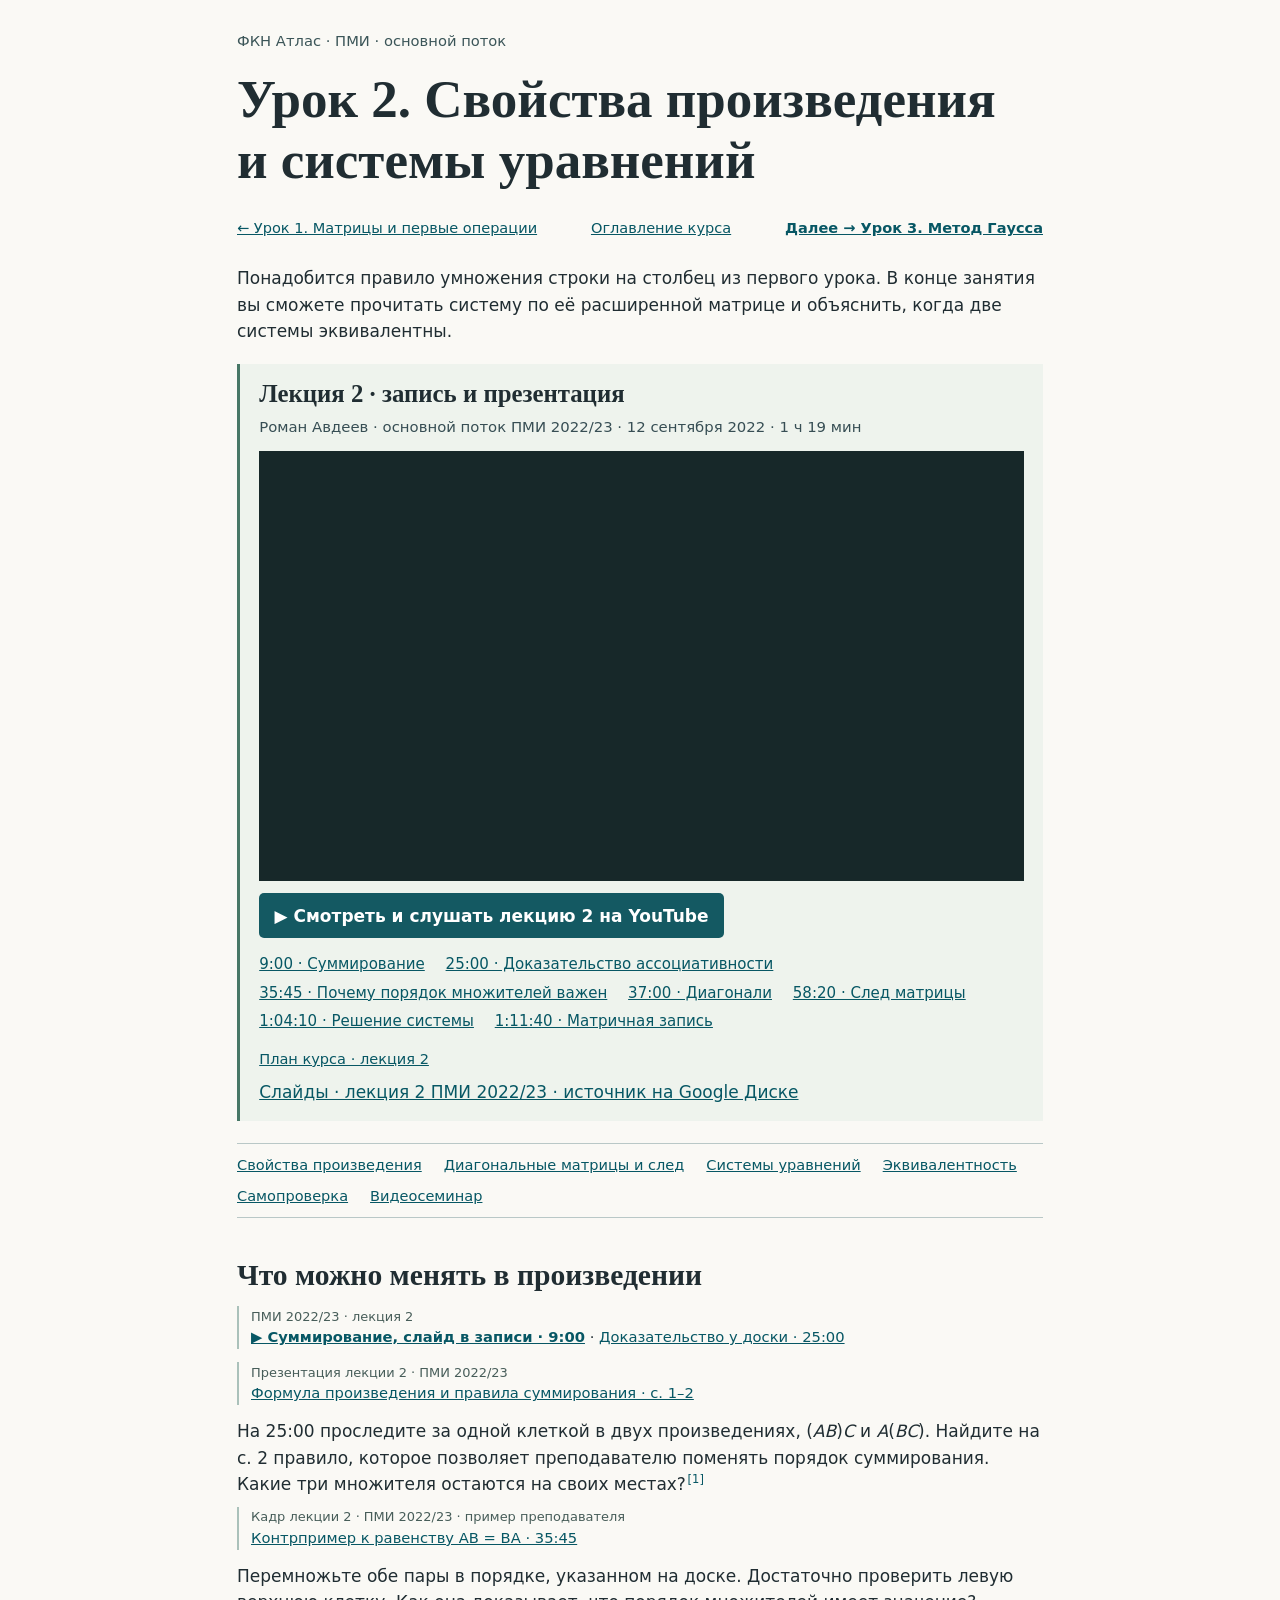
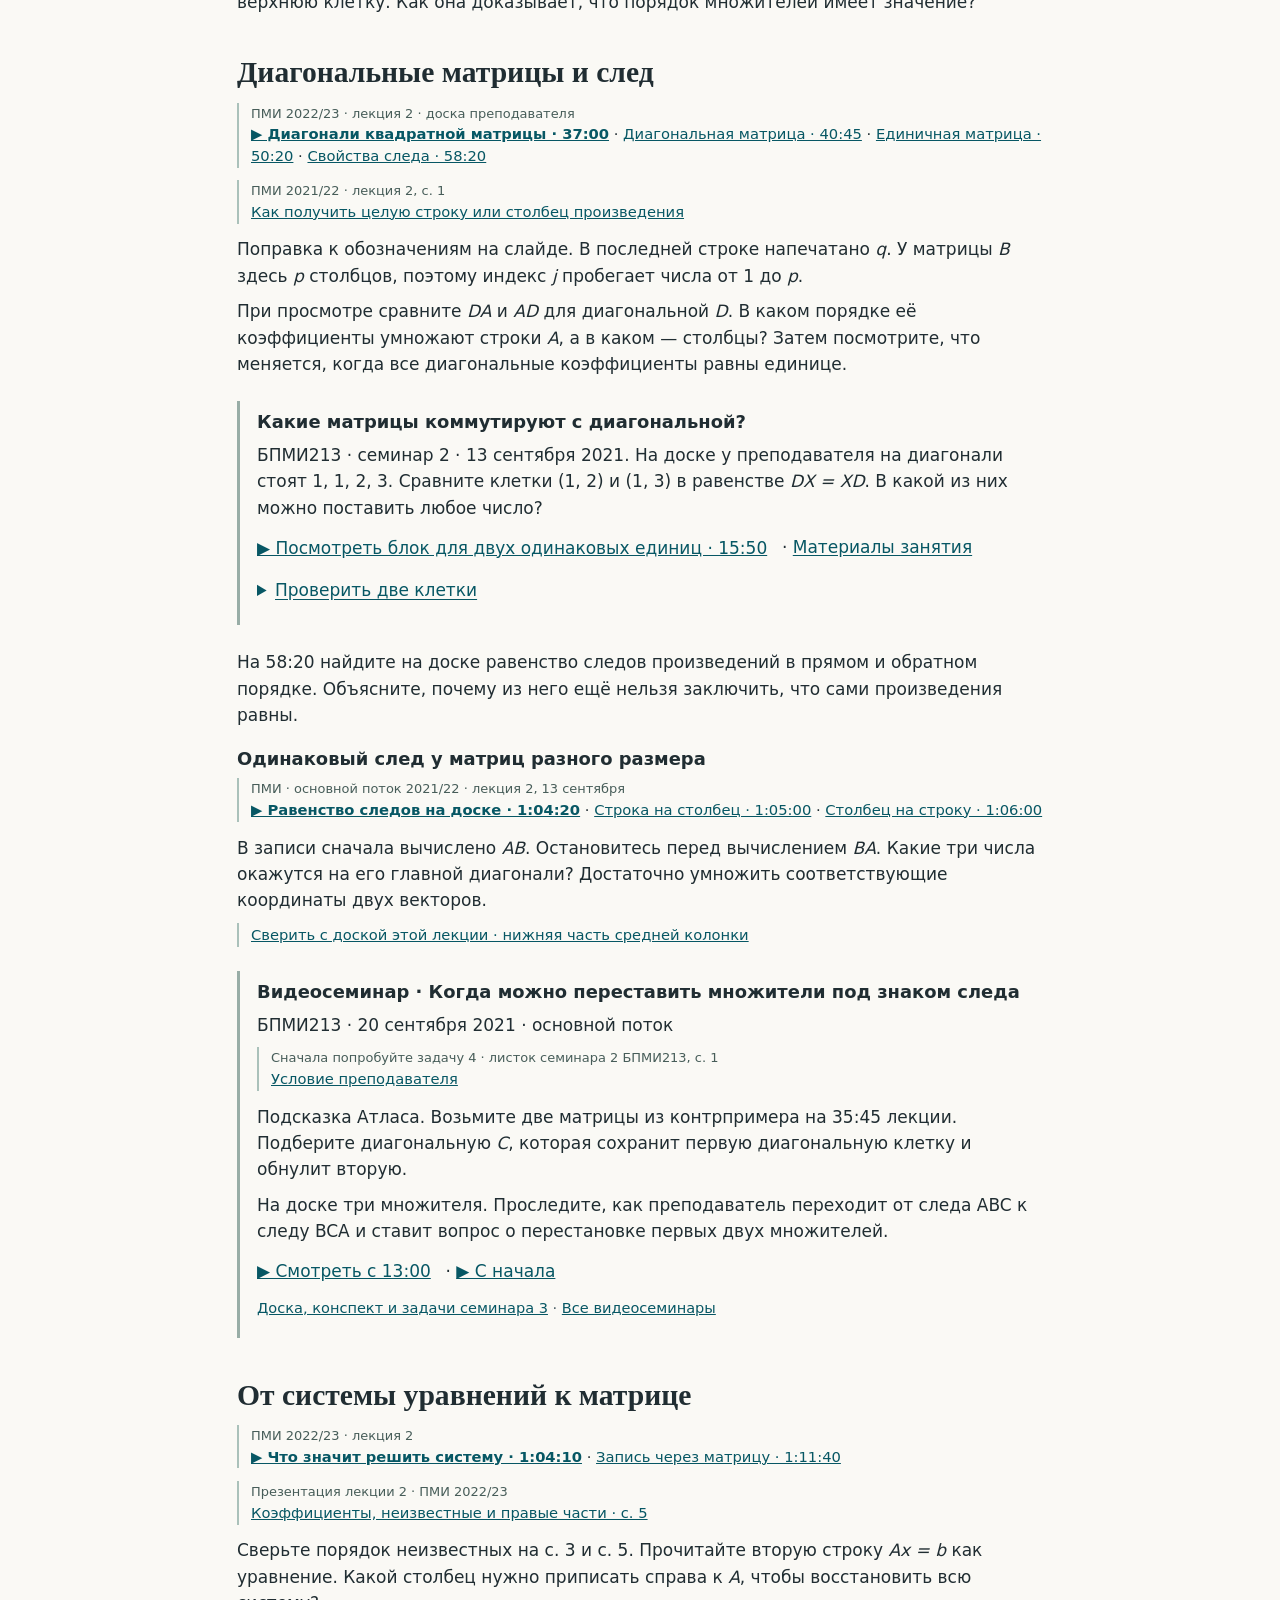
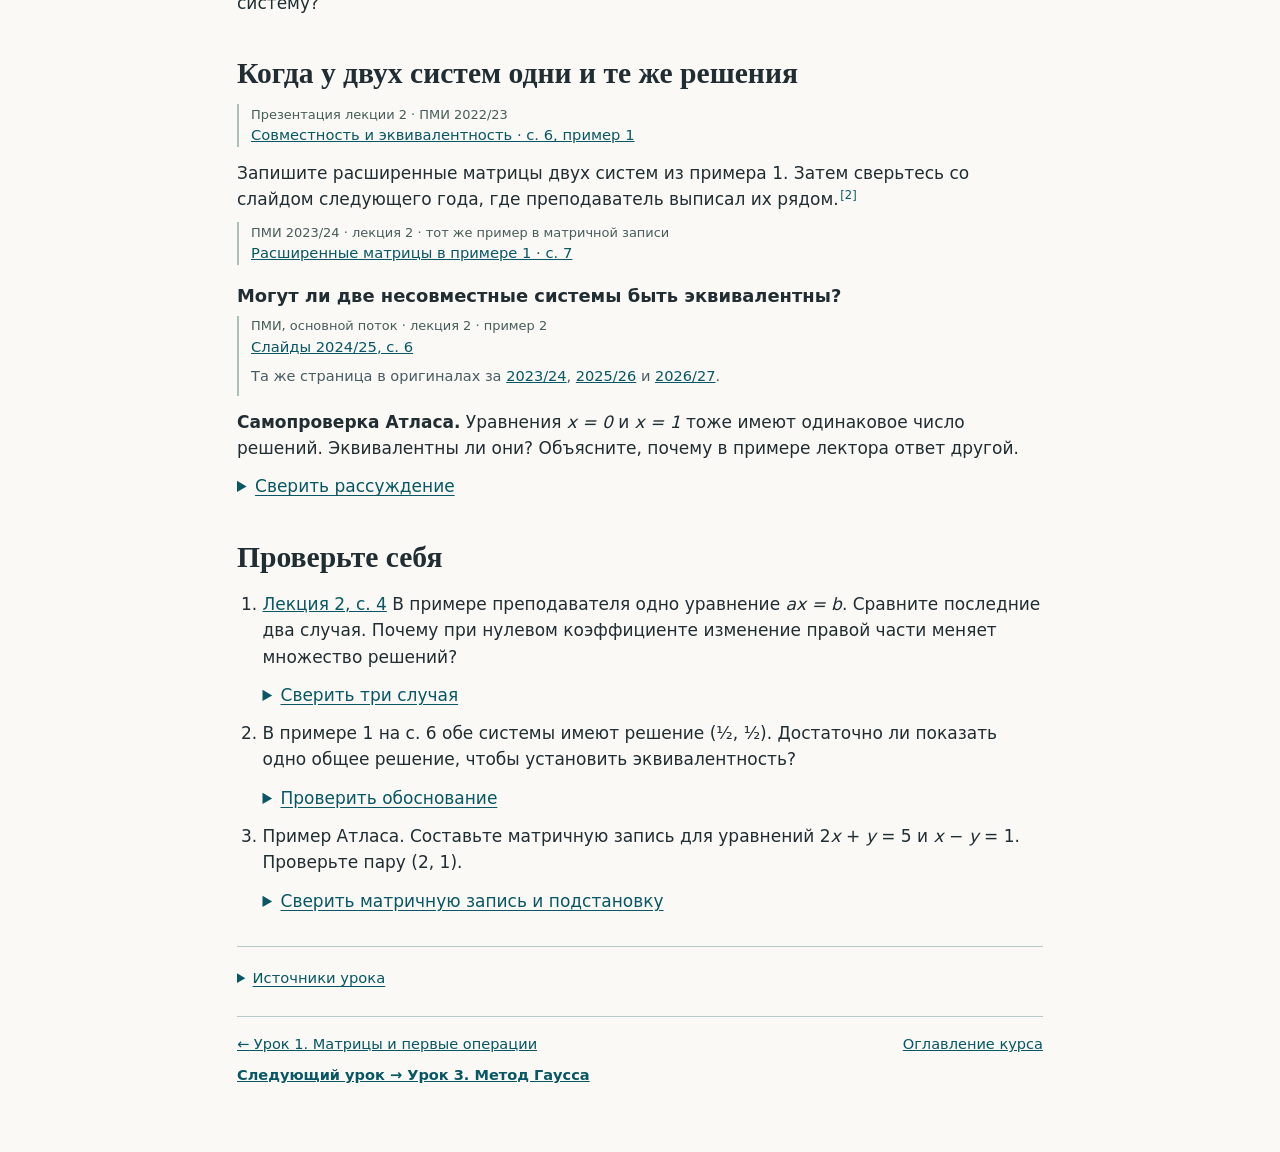
<file: atlas/learning/products-and-systems.html>
<!doctype html>
<html lang="ru"><head><meta charset="utf-8"><meta name="viewport" content="width=device-width,initial-scale=1">
<title>Урок 2. Свойства произведения и системы уравнений · Линейная алгебра ПМИ</title>
<link rel="stylesheet" href="course.css"><script defer src="lecture-video.js"></script><script defer src="seminar-player.js"></script><script defer src="material-reader.js"></script></head><body><main>
<header><p class="course-name">ФКН Атлас · ПМИ · основной поток</p>
<h1>Урок 2. Свойства произведения и системы уравнений</h1>
<nav class="course-nav" aria-label="Навигация по курсу"><a rel="prev" href="matrices.html">← Урок 1. Матрицы и первые операции</a><a href="index.html">Оглавление курса</a><a class="next" rel="next" href="gauss.html">Далее → Урок 3. Метод Гаусса</a></nav>
<p>Понадобится правило умножения строки на столбец из первого урока. В конце занятия вы сможете прочитать систему по её расширенной матрице и объяснить, когда две системы эквивалентны.</p></header>
<section id="video" class="lecture-video" aria-labelledby="video-heading">
<h2 id="video-heading">Лекция 2 · запись и презентация</h2>
<p class="recording-meta">Роман Авдеев · основной поток ПМИ 2022/23 · 12 сентября 2022 · 1 ч 19 мин</p>
<div class="inline-video" data-title="Свойства произведения и системы уравнений · лекция 2 ПМИ 2022/23"></div>
<a class="watch-recording" href="https://www.youtube.com/watch?v=F1nR4mAbECQ" target="_blank" rel="noopener">▶ Смотреть и слушать лекцию 2 на YouTube</a>
<ul class="video-moments" aria-label="Моменты видеолекции">
<li><a href="https://www.youtube.com/watch?v=F1nR4mAbECQ&amp;t=540s">9:00 · Суммирование</a></li>
<li><a href="https://www.youtube.com/watch?v=F1nR4mAbECQ&amp;t=1500s">25:00 · Доказательство ассоциативности</a></li>
<li><a href="https://www.youtube.com/watch?v=F1nR4mAbECQ&amp;t=2145s">35:45 · Почему порядок множителей важен</a></li>
<li><a href="https://www.youtube.com/watch?v=F1nR4mAbECQ&amp;t=2220s">37:00 · Диагонали</a></li>
<li><a href="https://www.youtube.com/watch?v=F1nR4mAbECQ&amp;t=3500s">58:20 · След матрицы</a></li>
<li><a href="https://www.youtube.com/watch?v=F1nR4mAbECQ&amp;t=3850s">1:04:10 · Решение системы</a></li>
<li><a href="https://www.youtube.com/watch?v=F1nR4mAbECQ&amp;t=4300s">1:11:40 · Матричная запись</a></li></ul>
<p class="refs"><a href="https://wikics.site/Линейная_алгебра_и_геометрия_на_ПМИ_2022/2023_%28основной_поток%29">План курса · лекция 2</a></p>
<div id="materials"><!-- document 906129a349fc5f77cabab0fd8564ab0cdb920fcd182b976d8a7263248b1ecc14 1 | Слайды · лекция 2 ПМИ 2022/23 -->
<a href="https://drive.google.com/file/d/1tIpQMfut5MBLMTasAOUMWBgljQoCHxQe/view">Слайды · лекция 2 ПМИ 2022/23 · источник на Google Диске</a></div>
</section>
<nav aria-label="Разделы занятия"><a href="#products">Свойства произведения</a><a href="#diagonal">Диагональные матрицы и след</a><a href="#matrix-system">Системы уравнений</a><a href="#equivalence">Эквивалентность</a><a href="#check">Самопроверка</a><a href="#seminar">Видеосеминар</a></nav>
<section id="products"><h2>Что можно менять в произведении</h2>
<aside class="primary-source"><span>ПМИ 2022/23 · лекция 2</span>
<a class="clip-start" href="https://www.youtube.com/watch?v=F1nR4mAbECQ&amp;t=540s">▶ Суммирование, слайд в записи · 9:00</a> · <a href="https://www.youtube.com/watch?v=F1nR4mAbECQ&amp;t=1500s">Доказательство у доски · 25:00</a></aside>
<div class="inline-video" data-title="Суммирование и доказательство ассоциативности · лекция 2"></div>
<aside class="primary-source"><span>Презентация лекции 2 · ПМИ 2022/23</span>
<a href="https://drive.google.com/file/d/1tIpQMfut5MBLMTasAOUMWBgljQoCHxQe/view">Формула произведения и правила суммирования · с. 1–2</a>
<!-- excerpt 906129a349fc5f77cabab0fd8564ab0cdb920fcd182b976d8a7263248b1ecc14 2 21 126 331 250 | Правила суммирования. Третье свойство меняет порядок двух сумм по элементам прямоугольной матрицы. --></aside>
<p>На 25:00 проследите за одной клеткой в двух произведениях, (<i>AB</i>)<i>C</i> и <i>A</i>(<i>BC</i>). Найдите на с. 2 правило, которое позволяет преподавателю поменять порядок суммирования. Какие три множителя остаются на своих местах?<sup class="source-ref"><a href="#source-1" aria-label="Источник 1">[1]</a></sup></p>
<aside class="primary-source"><span>Кадр лекции 2 · ПМИ 2022/23 · пример преподавателя</span>
<a href="https://www.youtube.com/watch?v=F1nR4mAbECQ&amp;t=2145s">Контрпример к равенству AB = BA · 35:45</a>
<!-- excerpt frame 48e006616152c0073af27c793b56277ede377144b458533126d80d40cd1227be 1 421 115 603 220 | На доске у A единственная единица справа вверху, у B — слева внизу. У AB единица слева вверху, у BA — справа внизу. --></aside>
<p>Перемножьте обе пары в порядке, указанном на доске. Достаточно проверить левую верхнюю клетку. Как она доказывает, что порядок множителей имеет значение?</p>
</section>
<section id="diagonal"><h2>Диагональные матрицы и след</h2>
<aside class="primary-source"><span>ПМИ 2022/23 · лекция 2 · доска преподавателя</span>
<a class="clip-start" href="https://www.youtube.com/watch?v=F1nR4mAbECQ&amp;t=2220s">▶ Диагонали квадратной матрицы · 37:00</a> · <a href="https://www.youtube.com/watch?v=F1nR4mAbECQ&amp;t=2445s">Диагональная матрица · 40:45</a> · <a href="https://www.youtube.com/watch?v=F1nR4mAbECQ&amp;t=3020s">Единичная матрица · 50:20</a> · <a href="https://www.youtube.com/watch?v=F1nR4mAbECQ&amp;t=3500s">Свойства следа · 58:20</a></aside>
<div class="inline-video" data-title="Диагонали, единичная матрица и след · лекция 2"></div>
<aside class="primary-source"><span>ПМИ 2021/22 · лекция 2, с. 1</span>
<a href="https://drive.google.com/file/d/1J5haLwxDvZhlh_aWGPk57KdZga3dsJHN/view">Как получить целую строку или столбец произведения</a>
<!-- excerpt 78d17adf6a0c0ad12d937eb1fbd5ec066fbc551370764aac18c206b8f9f086a5 1 23 142 225 234 | Строка произведения получается умножением строки A на B, столбец — умножением A на столбец B. --></aside>
<p>Поправка к обозначениям на слайде. В последней строке напечатано <i>q</i>. У матрицы <i>B</i> здесь <i>p</i> столбцов, поэтому индекс <i>j</i> пробегает числа от 1 до <i>p</i>.</p>
<p>При просмотре сравните <i>DA</i> и <i>AD</i> для диагональной <i>D</i>. В каком порядке её коэффициенты умножают строки <i>A</i>, а в каком — столбцы? Затем посмотрите, что меняется, когда все диагональные коэффициенты равны единице.</p>
<aside id="diagonal-seminar" class="seminar-practice"><h3>Какие матрицы коммутируют с диагональной?</h3>
<p>БПМИ213 · семинар 2 · 13 сентября 2021. На доске у преподавателя на диагонали стоят 1, 1, 2, 3. Сравните клетки (1, 2) и (1, 3) в равенстве <i>DX = XD</i>. В какой из них можно поставить любое число?</p>
<div class="seminar-item"><a class="seminar-watch" href="https://www.youtube.com/watch?v=m4ldEAXsx60&amp;t=950s">▶ Посмотреть блок для двух одинаковых единиц · 15:50</a> · <a href="seminar-213-2.html">Материалы занятия</a></div>
<details><summary>Проверить две клетки</summary><p>В клетке (1, 2) получается равенство 1 · <i>x</i><sub>12</sub> = <i>x</i><sub>12</sub> · 1 при любом значении. В клетке (1, 3) множители равны 1 и 2, поэтому <i>x</i><sub>13</sub> = 0.</p></details></aside>
<p>На 58:20 найдите на доске равенство следов произведений в прямом и обратном порядке. Объясните, почему из него ещё нельзя заключить, что сами произведения равны.</p>
<section id="trace-2021"><h3>Одинаковый след у матриц разного размера</h3>
<aside class="primary-source"><span>ПМИ · основной поток 2021/22 · лекция 2, 13 сентября</span>
<a class="clip-start" href="https://www.youtube.com/watch?v=uPOYu99zYHU&amp;t=3860s">▶ Равенство следов на доске · 1:04:20</a> · <a href="https://www.youtube.com/watch?v=uPOYu99zYHU&amp;t=3900s">Строка на столбец · 1:05:00</a> · <a href="https://www.youtube.com/watch?v=uPOYu99zYHU&amp;t=3960s">Столбец на строку · 1:06:00</a></aside>
<div class="inline-video" data-video-id="uPOYu99zYHU" data-title="Следы AB и BA · пример лектора ПМИ 2021/22"></div>
<p>В записи сначала вычислено <i>AB</i>. Остановитесь перед вычислением <i>BA</i>. Какие три числа окажутся на его главной диагонали? Достаточно умножить соответствующие координаты двух векторов.</p>
<aside class="primary-source"><a href="https://drive.google.com/file/d/1y1lk9b8tzHtTSk6EMMpId9_ekpnRICuP/view">Сверить с доской этой лекции · нижняя часть средней колонки</a>
<!-- excerpt board 0989db8e154589a85296f18cb5e7c04a68dfb74034509cb5dba6e294ee855612 1 391 905 756 999 | В примере лектора AB имеет размер 1 × 1, BA — 3 × 3. На главной диагонали BA выделены 4, 10 и 18. Оба следа равны 32. --></aside></section>
<aside id="seminar" class="seminar-practice"><h3>Видеосеминар · Когда можно переставить множители под знаком следа</h3><p>БПМИ213 · 20 сентября 2021 · основной поток</p><div id="trace-task" class="primary-source"><span>Сначала попробуйте задачу 4 · листок семинара 2 БПМИ213, с. 1</span>
<a href="https://disk.yandex.ru/d/idvfp8FiufvVLA/Seminar02_problems.pdf">Условие преподавателя</a>
<!-- excerpt 363f70583203d125de52a515ee1c159be805d619db1806dd2034d91dee6842c4 1 65 309 435 328 | Задача 4. Найти три матрицы, для которых след меняется при обмене первых двух множителей. --></div>
<p>Подсказка Атласа. Возьмите две матрицы из контрпримера на 35:45 лекции. Подберите диагональную <i>C</i>, которая сохранит первую диагональную клетку и обнулит вторую.</p><p>На доске три множителя. Проследите, как преподаватель переходит от следа ABC к следу BCA и ставит вопрос о перестановке первых двух множителей.</p><div class="seminar-item"><a class="seminar-watch" href="https://www.youtube.com/watch?v=AStD0u_Rhpc&amp;t=780s"><!-- seminar-still 89ad06965ca92f74a75fc0b70db039a8cbd4e816581899cb25a318ee6fdb533d -->▶ Смотреть с 13:00</a> · <a class="seminar-watch" href="https://www.youtube.com/watch?v=AStD0u_Rhpc">▶ С начала</a></div><p class="refs"><a href="seminar-213-3.html">Доска, конспект и задачи семинара 3</a> · <a href="seminars.html">Все видеосеминары</a></p></aside>
</section>
<section id="matrix-system"><h2>От системы уравнений к матрице</h2>
<aside class="primary-source"><span>ПМИ 2022/23 · лекция 2</span>
<a class="clip-start" href="https://www.youtube.com/watch?v=F1nR4mAbECQ&amp;t=3850s">▶ Что значит решить систему · 1:04:10</a> · <a href="https://www.youtube.com/watch?v=F1nR4mAbECQ&amp;t=4300s">Запись через матрицу · 1:11:40</a></aside>
<div class="inline-video" data-title="Системы линейных уравнений · лекция 2"></div>
<aside class="primary-source"><span>Презентация лекции 2 · ПМИ 2022/23</span><a href="https://drive.google.com/file/d/1tIpQMfut5MBLMTasAOUMWBgljQoCHxQe/view">Коэффициенты, неизвестные и правые части · с. 5</a>
<!-- excerpt 906129a349fc5f77cabab0fd8564ab0cdb920fcd182b976d8a7263248b1ecc14 5 22 26 330 251 | Матрица коэффициентов, столбцы правых частей и неизвестных. Внизу даны формы Ax = b и (A | b). --></aside>
<p>Сверьте порядок неизвестных на с. 3 и с. 5. Прочитайте вторую строку <i>Ax = b</i> как уравнение. Какой столбец нужно приписать справа к <i>A</i>, чтобы восстановить всю систему?</p></section>
<section id="equivalence"><h2>Когда у двух систем одни и те же решения</h2>
<aside class="primary-source"><span>Презентация лекции 2 · ПМИ 2022/23</span><a href="https://drive.google.com/file/d/1tIpQMfut5MBLMTasAOUMWBgljQoCHxQe/view">Совместность и эквивалентность · с. 6, пример 1</a>
<!-- excerpt 906129a349fc5f77cabab0fd8564ab0cdb920fcd182b976d8a7263248b1ecc14 6 22 28 333 199 | Определения совместности и эквивалентности. Две системы примера 1 имеют одно и то же единственное решение (½, ½). --></aside>
<p>Запишите расширенные матрицы двух систем из примера 1. Затем сверьтесь со слайдом следующего года, где преподаватель выписал их рядом.<sup class="source-ref"><a href="#source-2" aria-label="Источник 2">[2]</a></sup></p>
<aside class="primary-source"><span>ПМИ 2023/24 · лекция 2 · тот же пример в матричной записи</span><a href="https://drive.google.com/file/d/12t3952vjApqVFCrtJYuHEru6gq1w90jS/view">Расширенные матрицы в примере 1 · с. 7</a>
<!-- excerpt aa17f32020c7c6db777084985038d14b03e470cdc61cf27f8584ab027844b7e7 7 22 64 335 196 | Системы с решением (½, ½) и их расширенные матрицы. Первая строка справа получается сложением двух исходных строк. --></aside>
<div id="empty-solutions"><h3>Могут ли две несовместные системы быть эквивалентны?</h3>
<aside class="primary-source"><span>ПМИ, основной поток · лекция 2 · пример 2</span> <a href="https://drive.google.com/file/d/1Efps_cW1X_EwppShLnqU5hucz4zf1eDC/view">Слайды 2024/25, с. 6</a>
<!-- excerpt bba0e7a2d909fd165d7ecf410c2724881458a9876b61a9984f47345ce53c36fc 6 23 207 332 255 | В примере 2 у двух несовместных систем с одними и теми же неизвестными множество решений пусто. -->
<p class="refs">Та же страница в оригиналах за <a data-edition="aa17f32020c7c6db777084985038d14b03e470cdc61cf27f8584ab027844b7e7:6" href="https://drive.google.com/file/d/12t3952vjApqVFCrtJYuHEru6gq1w90jS/view">2023/24</a>, <a data-edition="6e0c571ae5db3804e7a73f10206a413d0f224cd67ffb72021e75997b922c44b4:6" href="https://drive.google.com/file/d/1ZnXLPHY-U5sm2B7ut3FcEQi5V__P8Cjr/view">2025/26</a> и <a data-edition="c0e4a2672a40a6537f6a809bdb4795aab8263f61f2d4844a383dd2dfc42832c0:6" href="https://drive.google.com/file/d/1cj5pN4IX1Dgr0snfixSetakqtsFOwfnS/view">2026/27</a>.</p></aside>
<p><strong>Самопроверка Атласа.</strong> Уравнения <i>x = 0</i> и <i>x = 1</i> тоже имеют одинаковое число решений. Эквивалентны ли они? Объясните, почему в примере лектора ответ другой.</p>
<details><summary>Сверить рассуждение</summary><p>У первого уравнения множество решений {0}, у второго — {1}. В примере на слайде обе системы имеют одно и то же множество решений ∅.</p></details></div></section>
<section id="check"><h2>Проверьте себя</h2>
<ol><li><a href="https://drive.google.com/file/d/1tIpQMfut5MBLMTasAOUMWBgljQoCHxQe/view">Лекция 2, с. 4</a>
<!-- excerpt 906129a349fc5f77cabab0fd8564ab0cdb920fcd182b976d8a7263248b1ecc14 4 24 90 327 162 | Разбор уравнения ax = b. На слайде показаны случаи единственного решения, отсутствия решений и бесконечного множества решений. -->
В примере преподавателя одно уравнение <i>ax = b</i>. Сравните последние два случая. Почему при нулевом коэффициенте изменение правой части меняет множество решений?
<details><summary>Сверить три случая</summary>
<p>Если <i>a ≠ 0</i>, единственное решение — <i>x = b/a</i>. При <i>a = 0</i> и <i>b ≠ 0</i> решений нет. При <i>a = b = 0</i> подходит любое действительное число.</p></details></li>
<li>В примере 1 на с. 6 обе системы имеют решение (½, ½). Достаточно ли показать одно общее решение, чтобы установить эквивалентность?
<details><summary>Проверить обоснование</summary><p>Нужно сравнить множества всех решений. Сложение и вычитание уравнений первой системы дают 2<i>x</i><sub>1</sub> = 1 и 2<i>x</i><sub>2</sub> = 1. Обе координаты определены однозначно, и подстановка подтверждает пару в обеих системах.</p></details></li>
<li>Пример Атласа. Составьте матричную запись для уравнений 2<i>x</i> + <i>y</i> = 5 и <i>x</i> − <i>y</i> = 1. Проверьте пару (2, 1).
<details><summary>Сверить матричную запись и подстановку</summary>
<div class="formula">
<div class="matrix"><table aria-label="Коэффициенты системы"><tbody><tr><td>2</td><td>1</td></tr><tr><td>1</td><td>−1</td></tr></tbody></table></div>
<div class="formula-term"><span>·</span><div class="matrix"><table aria-label="Неизвестные x и y"><tbody><tr><td>x</td></tr><tr><td>y</td></tr></tbody></table></div></div>
<div class="formula-term"><span>=</span><div class="matrix"><table aria-label="Столбец правых частей"><tbody><tr><td>5</td></tr><tr><td>1</td></tr></tbody></table></div></div>
</div>
<p>Прочитайте равенство по строкам.</p>
<ul>
<li>Первая строка даёт <i>2x + y = 5</i>.</li>
<li>Вторая строка даёт <i>x − y = 1</i>.</li>
</ul>
<p>Подставим <i>x = 2</i> и <i>y = 1</i>. Получаем <i>2 · 2 + 1 = 5</i> и <i>2 − 1 = 1</i>. Оба уравнения выполнены.</p>
</details></li>
</ol></section>
<footer><details class="lesson-sources"><summary>Источники урока</summary><ol>
<li id="source-1" tabindex="-1">Запись и презентация относятся к одной строке <a href="https://wikics.site/Линейная_алгебра_и_геометрия_на_ПМИ_2022/2023_%28основной_поток%29">плана ПМИ за 2022/23</a>. Метки ведут к моментам, где видна соответствующая формула или рисунок.</li>
<li id="source-2" tabindex="-1">Обе системы приведены в <a href="https://drive.google.com/file/d/1tIpQMfut5MBLMTasAOUMWBgljQoCHxQe/view">лекции 2 за 2022/23, с. 6</a>. В слайдах 2023/24 к ним добавлена с. 7 с расширенными матрицами.</li></ol>
<p><a href="years.html">Материалы по годам</a></p></details></footer>
<nav class="course-nav bottom" aria-label="После урока 2"><a rel="prev" href="matrices.html">← Урок 1. Матрицы и первые операции</a><a href="index.html">Оглавление курса</a><a class="next" rel="next" href="gauss.html">Следующий урок → Урок 3. Метод Гаусса</a></nav>
</main></body></html>
</file>
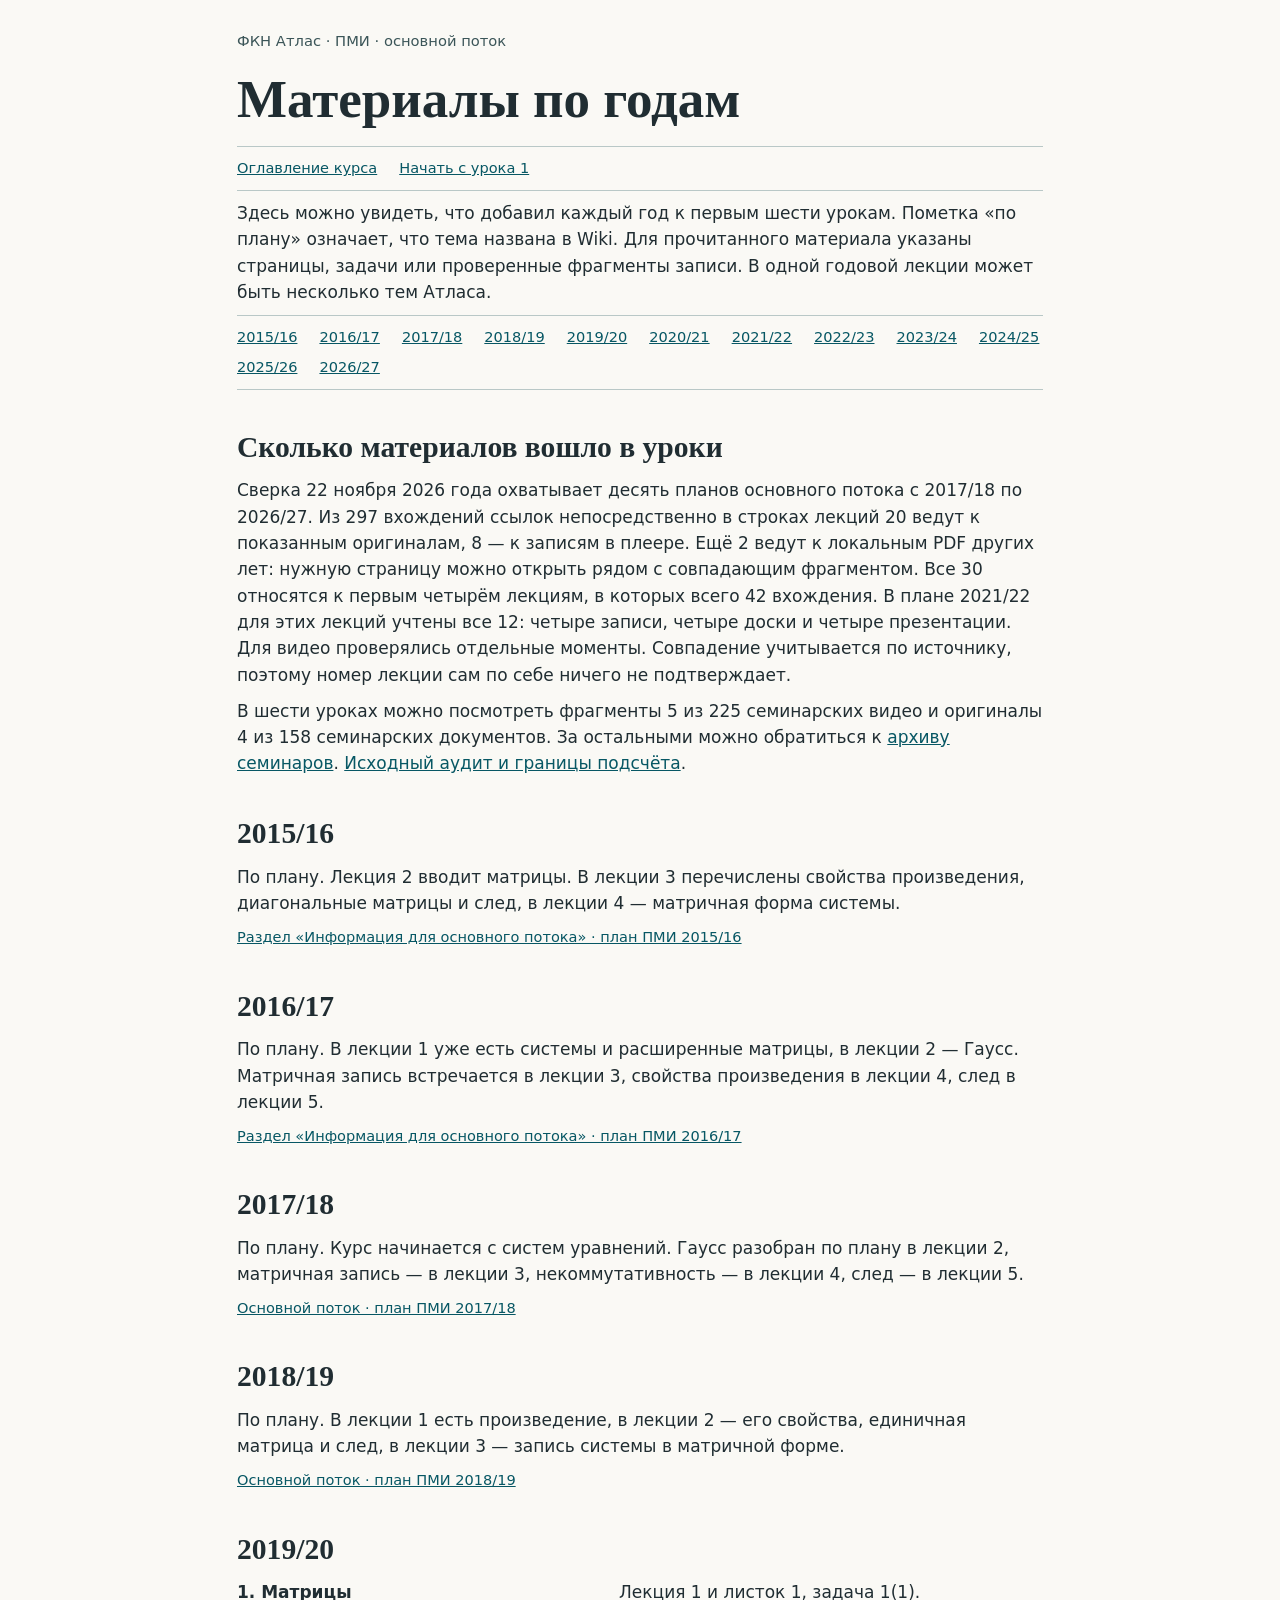
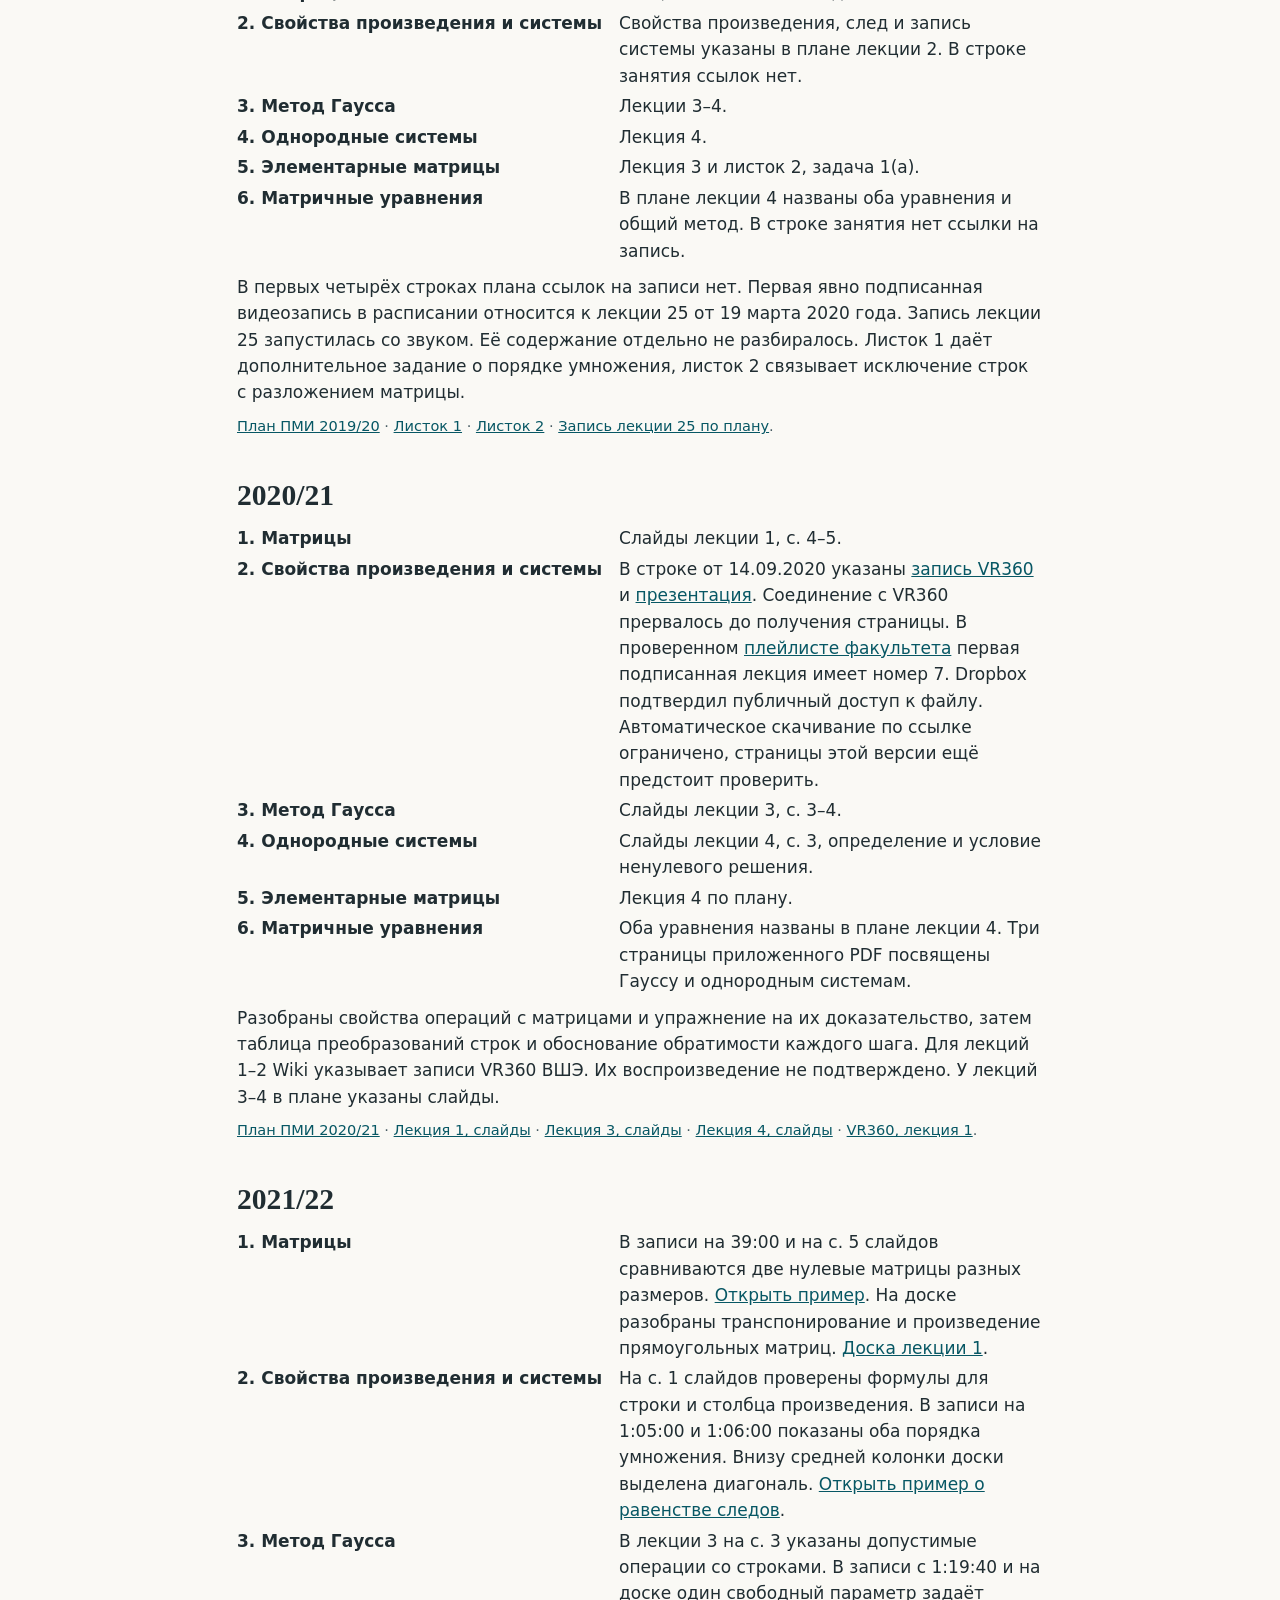
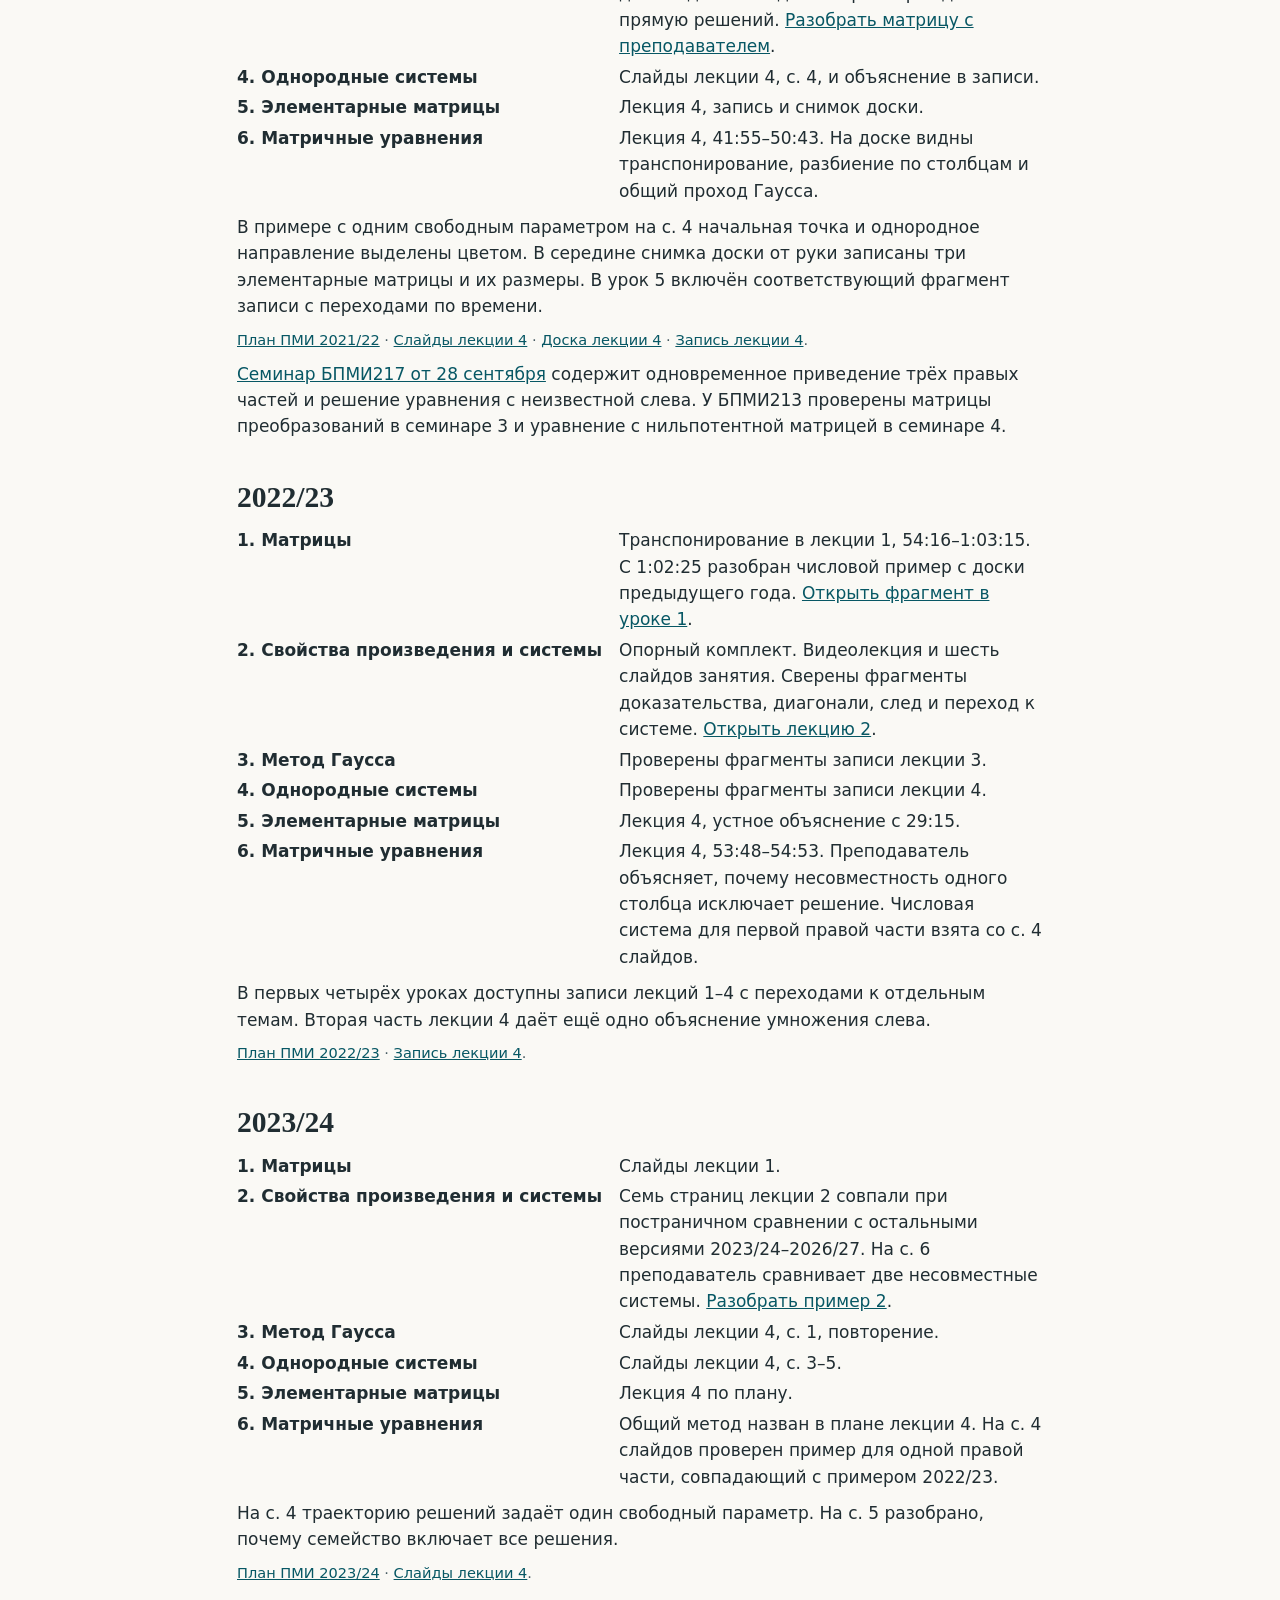
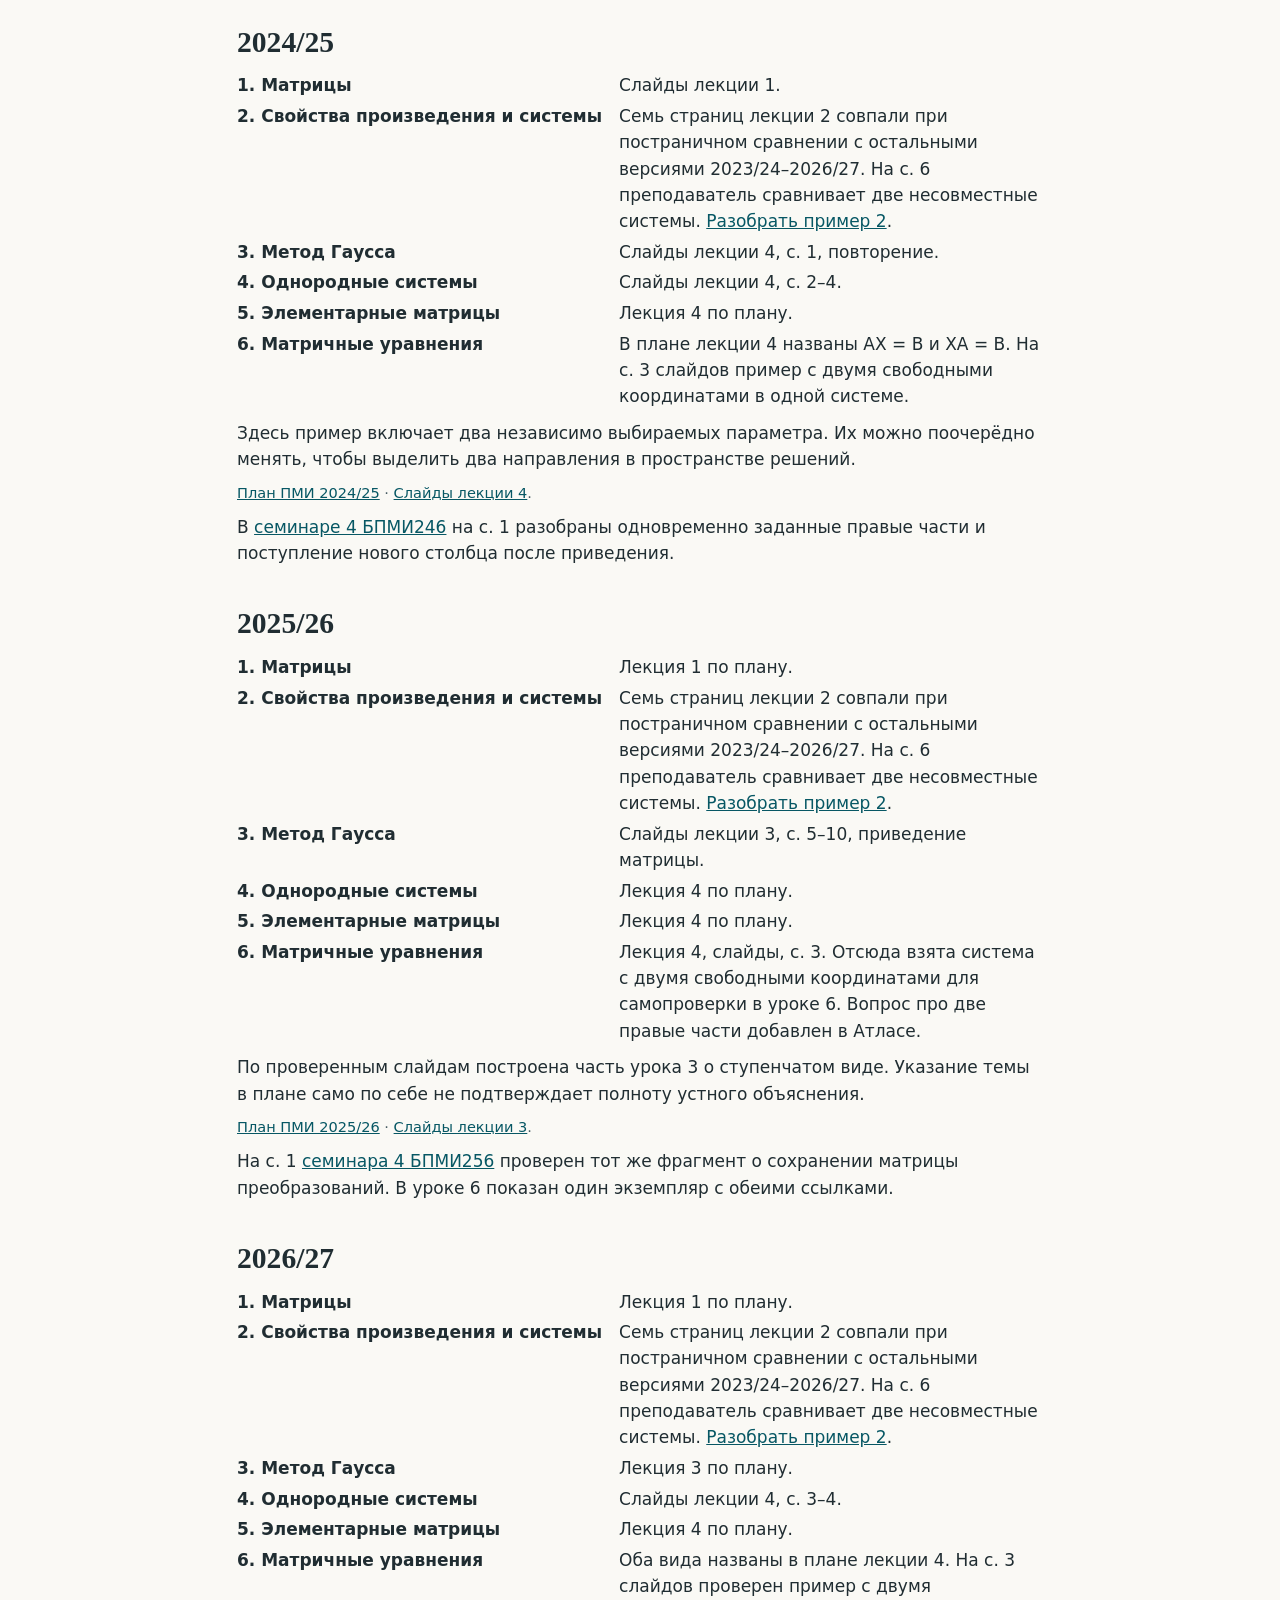
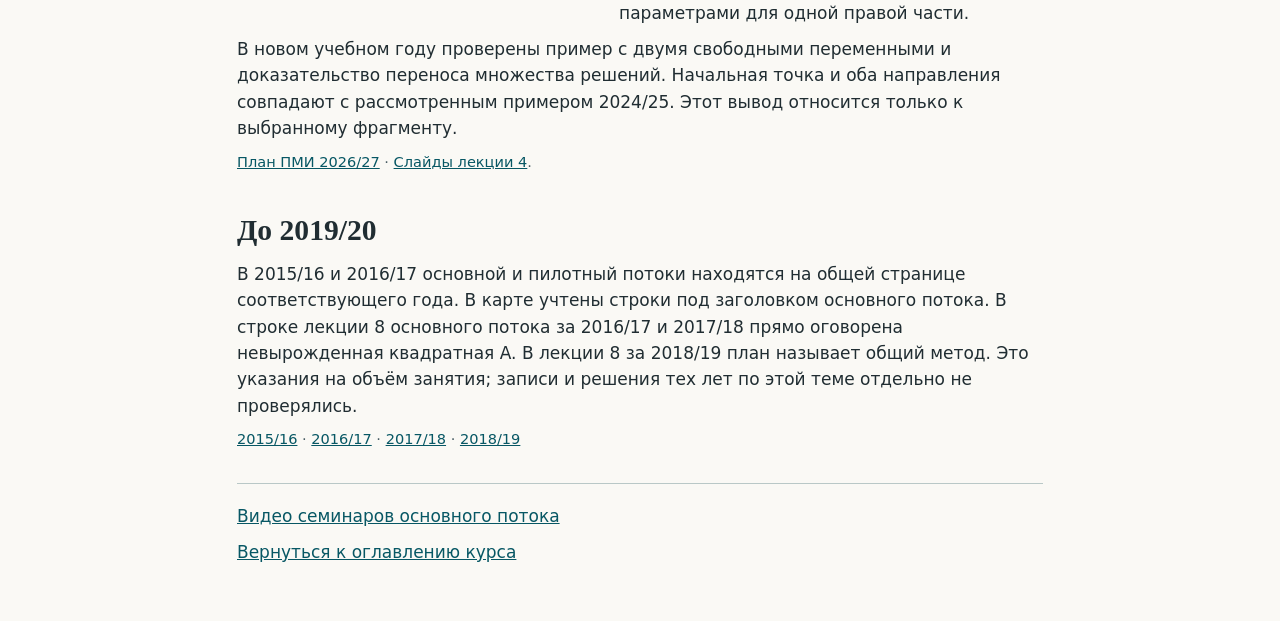
<file: atlas/learning/years.html>
<!doctype html>
<html lang="ru"><head><meta charset="utf-8"><meta name="viewport" content="width=device-width,initial-scale=1"><title>Материалы по годам · Линейная алгебра ПМИ</title><link rel="stylesheet" href="course.css"></head>
<body><main class="year-map"><header><p class="course-name">ФКН Атлас · ПМИ · основной поток</p><h1>Материалы по годам</h1><nav aria-label="Навигация по курсу"><a href="index.html">Оглавление курса</a><a href="matrices.html">Начать с урока 1</a></nav>
<p>Здесь можно увидеть, что добавил каждый год к первым шести урокам. Пометка «по плану» означает, что тема названа в Wiki. Для прочитанного материала указаны страницы, задачи или проверенные фрагменты записи. В одной годовой лекции может быть несколько тем Атласа.</p></header>
<nav aria-label="Учебные годы"><a href="#year-2015">2015/16</a><a href="#year-2016">2016/17</a><a href="#year-2017">2017/18</a><a href="#year-2018">2018/19</a><a href="#year-2019">2019/20</a><a href="#year-2020">2020/21</a><a href="#year-2021">2021/22</a><a href="#year-2022">2022/23</a><a href="#year-2023">2023/24</a><a href="#year-2024">2024/25</a><a href="#year-2025">2025/26</a><a href="#year-2026">2026/27</a></nav>
<aside id="coverage"><h2>Сколько материалов вошло в уроки</h2><p>Сверка 22 ноября 2026 года охватывает десять планов основного потока с 2017/18 по 2026/27. Из 297 вхождений ссылок непосредственно в строках лекций 20 ведут к показанным оригиналам, 8 — к записям в плеере. Ещё 2 ведут к локальным PDF других лет: нужную страницу можно открыть рядом с совпадающим фрагментом. Все 30 относятся к первым четырём лекциям, в которых всего 42 вхождения. В плане 2021/22 для этих лекций учтены все 12: четыре записи, четыре доски и четыре презентации. Для видео проверялись отдельные моменты. Совпадение учитывается по источнику, поэтому номер лекции сам по себе ничего не подтверждает.</p><p>В шести уроках можно посмотреть фрагменты 5 из 225 семинарских видео и оригиналы 4 из 158 семинарских документов. За остальными можно обратиться к <a href="seminars.html">архиву семинаров</a>. <a href="https://github.com/Cha-sudo/fkn-atlas/blob/main/docs/AUDIT-20261122.md">Исходный аудит и границы подсчёта</a>.</p></aside>
<section id="year-2015"><h2>2015/16</h2><p>По плану. Лекция 2 вводит матрицы. В лекции 3 перечислены свойства произведения, диагональные матрицы и след, в лекции 4 — матричная форма системы.</p><p class="refs"><a href="https://wikics.site/Линейная_алгебра_и_геометрия_2015/2016">Раздел «Информация для основного потока» · план ПМИ 2015/16</a></p></section>
<section id="year-2016"><h2>2016/17</h2><p>По плану. В лекции 1 уже есть системы и расширенные матрицы, в лекции 2 — Гаусс. Матричная запись встречается в лекции 3, свойства произведения в лекции 4, след в лекции 5.</p><p class="refs"><a href="https://wikics.site/Линейная_алгебра_и_геометрия_2016/2017">Раздел «Информация для основного потока» · план ПМИ 2016/17</a></p></section>
<section id="year-2017"><h2>2017/18</h2><p>По плану. Курс начинается с систем уравнений. Гаусс разобран по плану в лекции 2, матричная запись — в лекции 3, некоммутативность — в лекции 4, след — в лекции 5.</p><p class="refs"><a href="https://wikics.site/Линейная_алгебра_и_геометрия_на_ПМИ_2017/2018_(основной_поток)">Основной поток · план ПМИ 2017/18</a></p></section>
<section id="year-2018"><h2>2018/19</h2><p>По плану. В лекции 1 есть произведение, в лекции 2 — его свойства, единичная матрица и след, в лекции 3 — запись системы в матричной форме.</p><p class="refs"><a href="https://wikics.site/Линейная_алгебра_и_геометрия_на_ПМИ_2018/2019_(основной_поток)">Основной поток · план ПМИ 2018/19</a></p></section>
<section id="year-2019"><h2>2019/20</h2><dl><dt>1. Матрицы</dt><dd>Лекция 1 и листок 1, задача 1(1).</dd><dt>2. Свойства произведения и системы</dt><dd>Свойства произведения, след и запись системы указаны в плане лекции 2. В строке занятия ссылок нет.</dd><dt>3. Метод Гаусса</dt><dd>Лекции 3–4.</dd><dt>4. Однородные системы</dt><dd>Лекция 4.</dd><dt>5. Элементарные матрицы</dt><dd>Лекция 3 и листок 2, задача 1(а).</dd><dt>6. Матричные уравнения</dt><dd>В плане лекции 4 названы оба уравнения и общий метод. В строке занятия нет ссылки на запись.</dd></dl><p>В первых четырёх строках плана ссылок на записи нет. Первая явно подписанная видеозапись в расписании относится к лекции 25 от 19 марта 2020 года. Запись лекции 25 запустилась со звуком. Её содержание отдельно не разбиралось. Листок 1 даёт дополнительное задание о порядке умножения, листок 2 связывает исключение строк с разложением матрицы.</p><p class="refs"><a href="https://wikics.site/Линейная_алгебра_и_геометрия_на_ПМИ_2019/2020_(основной_поток)">План ПМИ 2019/20</a> · <a href="https://www.dropbox.com/s/cj358c0590pa3y3/LA_19-20_Sheet1.pdf?dl=0">Листок 1</a> · <a href="https://www.dropbox.com/s/j1u668werpnpyeo/LA_19-20_Stream2_Sheet2.pdf?dl=0">Листок 2</a> · <a href="https://www.youtube.com/watch?v=sC4nspNFbWM">Запись лекции 25 по плану</a>.</p></section>
<section id="year-2020"><h2>2020/21</h2><dl><dt>1. Матрицы</dt><dd>Слайды лекции 1, с. 4–5.</dd><dt>2. Свойства произведения и системы</dt><dd>В строке от 14.09.2020 указаны <a href="https://vr360.hse.ru/account/broadcasts/368">запись VR360</a> и <a href="https://www.dropbox.com/s/eg7cu6b9rmopdcq/Lec02_2020-09-14.pdf?dl=0">презентация</a>. Соединение с VR360 прервалось до получения страницы. В проверенном <a href="https://www.youtube.com/playlist?list=PLEwK9wdS5g0qXDi2_tibNsuox7fO4lWjI">плейлисте факультета</a> первая подписанная лекция имеет номер 7. Dropbox подтвердил публичный доступ к файлу. Автоматическое скачивание по ссылке ограничено, страницы этой версии ещё предстоит проверить.</dd><dt>3. Метод Гаусса</dt><dd>Слайды лекции 3, с. 3–4.</dd><dt>4. Однородные системы</dt><dd>Слайды лекции 4, с. 3, определение и условие ненулевого решения.</dd><dt>5. Элементарные матрицы</dt><dd>Лекция 4 по плану.</dd><dt>6. Матричные уравнения</dt><dd>Оба уравнения названы в плане лекции 4. Три страницы приложенного PDF посвящены Гауссу и однородным системам.</dd></dl><p>Разобраны свойства операций с матрицами и упражнение на их доказательство, затем таблица преобразований строк и обоснование обратимости каждого шага. Для лекций 1–2 Wiki указывает записи VR360 ВШЭ. Их воспроизведение не подтверждено. У лекций 3–4 в плане указаны слайды.</p><p class="refs"><a href="https://wikics.site/Линейная_алгебра_и_геометрия_на_ПМИ_2020/2021_(основной_поток)">План ПМИ 2020/21</a> · <a href="https://www.dropbox.com/s/ttoti50j3etdyi7/Lec01_2020-09-07.pdf?dl=0">Лекция 1, слайды</a> · <a href="https://www.dropbox.com/s/f9xbdaw5awludq0/Lec03_2020-09-21.pdf?dl=0">Лекция 3, слайды</a> · <a href="https://www.dropbox.com/s/g88fn16jmmolymm/Lec04_2020-09-28.pdf?dl=0">Лекция 4, слайды</a> · <a href="https://vr360.hse.ru/account/broadcasts/253">VR360, лекция 1</a>.</p></section>
<section id="year-2021"><h2>2021/22</h2><dl><dt>1. Матрицы</dt><dd>В записи на 39:00 и на с. 5 слайдов сравниваются две нулевые матрицы разных размеров. <a href="matrices.html#equal-2021">Открыть пример</a>. На доске разобраны транспонирование и произведение прямоугольных матриц. <a href="https://drive.google.com/file/d/11XxXAh-z1DW-3tcx0lTVpx7MyiHx6Zw7/view">Доска лекции 1</a>.</dd><dt>2. Свойства произведения и системы</dt><dd>На с. 1 слайдов проверены формулы для строки и столбца произведения. В записи на 1:05:00 и 1:06:00 показаны оба порядка умножения. Внизу средней колонки доски выделена диагональ. <a href="products-and-systems.html#trace-2021">Открыть пример о равенстве следов</a>.</dd><dt>3. Метод Гаусса</dt><dd>В лекции 3 на с. 3 указаны допустимые операции со строками. В записи с 1:19:40 и на доске один свободный параметр задаёт прямую решений. <a href="gauss.html#gauss-2021">Разобрать матрицу с преподавателем</a>.</dd><dt>4. Однородные системы</dt><dd>Слайды лекции 4, с. 4, и объяснение в записи.</dd><dt>5. Элементарные матрицы</dt><dd>Лекция 4, запись и снимок доски.</dd><dt>6. Матричные уравнения</dt><dd>Лекция 4, 41:55–50:43. На доске видны транспонирование, разбиение по столбцам и общий проход Гаусса.</dd></dl><p>В примере с одним свободным параметром на с. 4 начальная точка и однородное направление выделены цветом. В середине снимка доски от руки записаны три элементарные матрицы и их размеры. В урок 5 включён соответствующий фрагмент записи с переходами по времени.</p><p class="refs"><a href="https://wikics.site/Линейная_алгебра_и_геометрия_на_ПМИ_2021/2022_(основной_поток)">План ПМИ 2021/22</a> · <a href="https://drive.google.com/file/d/1AI16zjcrbvofwWK0QzgvddJL_pDkafcQ/view?usp=sharing">Слайды лекции 4</a> · <a href="https://drive.google.com/file/d/185L-_i3tuv2A2Go50-xI7ge3yGYmPVME/view?usp=sharing">Доска лекции 4</a> · <a href="https://www.youtube.com/watch?v=fxvXX4PatBA">Запись лекции 4</a>.</p><p><a href="matrix-equations.html#seminar">Семинар БПМИ217 от 28 сентября</a> содержит одновременное приведение трёх правых частей и решение уравнения с неизвестной слева. У БПМИ213 проверены матрицы преобразований в семинаре 3 и уравнение с нильпотентной матрицей в семинаре 4.</p></section>
<section id="year-2022"><h2>2022/23</h2><dl><dt>1. Матрицы</dt><dd>Транспонирование в лекции 1, 54:16–1:03:15. С 1:02:25 разобран числовой пример с доски предыдущего года. <a href="matrices.html#transpose">Открыть фрагмент в уроке 1</a>.</dd><dt>2. Свойства произведения и системы</dt><dd>Опорный комплект. Видеолекция и шесть слайдов занятия. Сверены фрагменты доказательства, диагонали, след и переход к системе. <a href="products-and-systems.html">Открыть лекцию 2</a>.</dd><dt>3. Метод Гаусса</dt><dd>Проверены фрагменты записи лекции 3.</dd><dt>4. Однородные системы</dt><dd>Проверены фрагменты записи лекции 4.</dd><dt>5. Элементарные матрицы</dt><dd>Лекция 4, устное объяснение с 29:15.</dd><dt>6. Матричные уравнения</dt><dd>Лекция 4, 53:48–54:53. Преподаватель объясняет, почему несовместность одного столбца исключает решение. Числовая система для первой правой части взята со с. 4 слайдов.</dd></dl><p>В первых четырёх уроках доступны записи лекций 1–4 с переходами к отдельным темам. Вторая часть лекции 4 даёт ещё одно объяснение умножения слева.</p><p class="refs"><a href="https://wikics.site/Линейная_алгебра_и_геометрия_на_ПМИ_2022/2023_(основной_поток)">План ПМИ 2022/23</a> · <a href="https://youtu.be/Wg4HctY-2u4">Запись лекции 4</a>.</p></section>
<section id="year-2023"><h2>2023/24</h2><dl><dt>1. Матрицы</dt><dd>Слайды лекции 1.</dd><dt>2. Свойства произведения и системы</dt><dd>Семь страниц лекции 2 совпали при постраничном сравнении с остальными версиями 2023/24–2026/27. На с. 6 преподаватель сравнивает две несовместные системы. <a href="products-and-systems.html#empty-solutions">Разобрать пример 2</a>.</dd><dt>3. Метод Гаусса</dt><dd>Слайды лекции 4, с. 1, повторение.</dd><dt>4. Однородные системы</dt><dd>Слайды лекции 4, с. 3–5.</dd><dt>5. Элементарные матрицы</dt><dd>Лекция 4 по плану.</dd><dt>6. Матричные уравнения</dt><dd>Общий метод назван в плане лекции 4. На с. 4 слайдов проверен пример для одной правой части, совпадающий с примером 2022/23.</dd></dl><p>На с. 4 траекторию решений задаёт один свободный параметр. На с. 5 разобрано, почему семейство включает все решения.</p><p class="refs"><a href="https://fruitdet.ru/wiki/Линейная_алгебра_и_геометрия_на_ПМИ_2023/2024_(основной_поток)">План ПМИ 2023/24</a> · <a href="https://drive.google.com/file/d/1QvrvUOBcnEGtrTufIP2ZfiVEdvpkeXGH/view?usp=sharing">Слайды лекции 4</a>.</p></section>
<section id="year-2024"><h2>2024/25</h2><dl><dt>1. Матрицы</dt><dd>Слайды лекции 1.</dd><dt>2. Свойства произведения и системы</dt><dd>Семь страниц лекции 2 совпали при постраничном сравнении с остальными версиями 2023/24–2026/27. На с. 6 преподаватель сравнивает две несовместные системы. <a href="products-and-systems.html#empty-solutions">Разобрать пример 2</a>.</dd><dt>3. Метод Гаусса</dt><dd>Слайды лекции 4, с. 1, повторение.</dd><dt>4. Однородные системы</dt><dd>Слайды лекции 4, с. 2–4.</dd><dt>5. Элементарные матрицы</dt><dd>Лекция 4 по плану.</dd><dt>6. Матричные уравнения</dt><dd>В плане лекции 4 названы AX = B и XA = B. На с. 3 слайдов пример с двумя свободными координатами в одной системе.</dd></dl><p>Здесь пример включает два независимо выбираемых параметра. Их можно поочерёдно менять, чтобы выделить два направления в пространстве решений.</p><p class="refs"><a href="https://fruitdet.ru/wiki/Линейная_алгебра_и_геометрия_на_ПМИ_2024/2025_(основной_поток)">План ПМИ 2024/25</a> · <a href="https://drive.google.com/file/d/12Kia8Ao38Go85ebaLrrVX8AsooemUPF8/view?usp=sharing">Слайды лекции 4</a>.</p><p>В <a href="seminar-246-4.html">семинаре 4 БПМИ246</a> на с. 1 разобраны одновременно заданные правые части и поступление нового столбца после приведения.</p></section>
<section id="year-2025"><h2>2025/26</h2><dl><dt>1. Матрицы</dt><dd>Лекция 1 по плану.</dd><dt>2. Свойства произведения и системы</dt><dd>Семь страниц лекции 2 совпали при постраничном сравнении с остальными версиями 2023/24–2026/27. На с. 6 преподаватель сравнивает две несовместные системы. <a href="products-and-systems.html#empty-solutions">Разобрать пример 2</a>.</dd><dt>3. Метод Гаусса</dt><dd>Слайды лекции 3, с. 5–10, приведение матрицы.</dd><dt>4. Однородные системы</dt><dd>Лекция 4 по плану.</dd><dt>5. Элементарные матрицы</dt><dd>Лекция 4 по плану.</dd><dt>6. Матричные уравнения</dt><dd>Лекция 4, слайды, с. 3. Отсюда взята система с двумя свободными координатами для самопроверки в уроке 6. Вопрос про две правые части добавлен в Атласе.</dd></dl><p>По проверенным слайдам построена часть урока 3 о ступенчатом виде. Указание темы в плане само по себе не подтверждает полноту устного объяснения.</p><p class="refs"><a href="https://wikics.site/Линейная_алгебра_и_геометрия_на_ПМИ_2025/2026_(основной_поток)">План ПМИ 2025/26</a> · <a href="https://drive.google.com/file/d/1-i_w_8eFOIbocpFwmxKSJwWZKUF-5Zj3/view?usp=drive_link">Слайды лекции 3</a>.</p><p>На с. 1 <a href="seminar-256-4.html">семинара 4 БПМИ256</a> проверен тот же фрагмент о сохранении матрицы преобразований. В уроке 6 показан один экземпляр с обеими ссылками.</p></section>
<section id="year-2026"><h2>2026/27</h2><dl><dt>1. Матрицы</dt><dd>Лекция 1 по плану.</dd><dt>2. Свойства произведения и системы</dt><dd>Семь страниц лекции 2 совпали при постраничном сравнении с остальными версиями 2023/24–2026/27. На с. 6 преподаватель сравнивает две несовместные системы. <a href="products-and-systems.html#empty-solutions">Разобрать пример 2</a>.</dd><dt>3. Метод Гаусса</dt><dd>Лекция 3 по плану.</dd><dt>4. Однородные системы</dt><dd>Слайды лекции 4, с. 3–4.</dd><dt>5. Элементарные матрицы</dt><dd>Лекция 4 по плану.</dd><dt>6. Матричные уравнения</dt><dd>Оба вида названы в плане лекции 4. На с. 3 слайдов проверен пример с двумя параметрами для одной правой части.</dd></dl><p>В новом учебном году проверены пример с двумя свободными переменными и доказательство переноса множества решений. Начальная точка и оба направления совпадают с рассмотренным примером 2024/25. Этот вывод относится только к выбранному фрагменту.</p><p class="refs"><a href="https://wikics.site/Линейная_алгебра_и_геометрия_на_ПМИ_2026/2027_(основной_поток)">План ПМИ 2026/27</a> · <a href="https://drive.google.com/file/d/1w2Q4vBEGd6OZNz3c_IZiqMID5Yinyj5t/view?usp=drive_link">Слайды лекции 4</a>.</p></section>
<section><h2>До 2019/20</h2><p>В 2015/16 и 2016/17 основной и пилотный потоки находятся на общей странице соответствующего года. В карте учтены строки под заголовком основного потока. В строке лекции 8 основного потока за 2016/17 и 2017/18 прямо оговорена невырожденная квадратная A. В лекции 8 за 2018/19 план называет общий метод. Это указания на объём занятия; записи и решения тех лет по этой теме отдельно не проверялись.</p><p class="refs"><a href="https://wikics.site/Линейная_алгебра_и_геометрия_2015/2016">2015/16</a> · <a href="https://wikics.site/Линейная_алгебра_и_геометрия_2016/2017">2016/17</a> · <a href="https://wikics.site/Линейная_алгебра_и_геометрия_на_ПМИ_2017/2018_(основной_поток)">2017/18</a> · <a href="https://wikics.site/Линейная_алгебра_и_геометрия_на_ПМИ_2018/2019_(основной_поток)">2018/19</a></p></section><footer><p><a href="seminars.html">Видео семинаров основного потока</a></p><a href="index.html">Вернуться к оглавлению курса</a></footer></main></body></html>
</file>
<file: atlas/learning/course.css>
*{box-sizing:border-box}
body{margin:0;background:#faf9f5;color:#202d32;font:17px/1.55 system-ui,sans-serif}
main{max-width:850px;margin:auto;padding:30px 22px 56px}
nav,.refs,header>small{color:#485c63;font-size:.91rem}
nav{display:flex;gap:8px 22px;flex-wrap:wrap;border-block:1px solid #b9c8c7;padding:10px 0}
a,summary{color:#075764}
h1,h2,h3{line-height:1.16;text-wrap:balance}
h1,h2{font-family:Georgia,serif}
h1{font-size:clamp(33px,5vw,53px);margin:.3em 0}
h2{font-size:1.85rem;margin:1.35em 0 .45em}
h3{font-size:1.12rem;margin:1.15em 0 .25em}
p{margin:.55em 0}
.formula{display:flex;align-items:center;flex-wrap:wrap;gap:.42em;font:1.15em Georgia,serif;margin:12px 0 15px}
.formula-term{display:flex;align-items:center;gap:.35em}
.formula-term>span{white-space:nowrap}
.matrix{display:inline-block;border-left:2px solid #43535c;border-right:2px solid #43535c;border-radius:7px;padding:.12em .25em;vertical-align:middle}
.matrix table{border-collapse:collapse;font-variant-numeric:tabular-nums}
.matrix td{text-align:center;min-width:1.7em;padding:0 .2em}
.focus{background:#d1ebdf;color:#102c24}
.matrix button{min-width:2.1em;min-height:2.1em;color:#17424c;background:#fff;border:1px solid #81989a;border-radius:3px;cursor:pointer;font:inherit}
.matrix button[aria-pressed=true]{background:#155962;color:white}
a:focus-visible,summary:focus-visible,button:focus-visible{outline:3px solid #b56813;outline-offset:2px}
.example{border-left:3px solid #42816e;background:#edf3ed;padding:4px 14px 12px;margin:12px 0}
.note{color:#364e53}
details{margin:.7em 0}
summary{cursor:pointer;text-decoration:underline;text-underline-offset:.17em}
code{overflow-wrap:anywhere}
footer{border-top:1px solid #b9c8c7;margin-top:32px;padding-top:10px}
.refs a{white-space:nowrap}
ol{padding-left:1.5em}
li{margin:.45em 0}
#calculation{font-weight:600}
sub,sup{line-height:0}
section{scroll-margin:12px}
@media(max-width:500px){main{padding:16px 14px}
h2{font-size:clamp(1.55rem,7vw,1.85rem)}
.formula{gap:.25em}
}
@media print{nav{display:none}
body{background:#fff}
h2,h3{break-after:avoid}
}

.course-name{margin:0 0 .3rem;color:#3b5558;font-size:.92rem}
.course-nav{display:flex;align-items:baseline;justify-content:space-between;gap:8px 20px;border:0;margin:.6rem 0 1rem;padding:.6rem 0}
.course-nav .next{font-weight:650}
.course-nav.bottom{border-top:1px solid #bac9c5;margin:26px 0 0;padding-top:16px}
.outline{padding:0;list-style:none}
.outline li{margin:0;border-top:1px solid #b9c8c7;padding:15px 0}
.outline a,.outline strong{display:block;font-size:1.13rem}
.outline p{margin:.2em 0}
.lecture-video{margin:1.2rem 0 1.4rem;padding:1rem 1.2rem;background:#eef3ed;border-left:3px solid #477766}
.lecture-video h2{margin:0 0 .3rem;font-size:1.55rem}
.recording-meta{font-size:.93rem;color:#374e54}
.watch-recording{display:inline-block;padding:.55em .9em;border-radius:5px;font-weight:650}
.watch-recording{background:#145962;color:white;text-decoration:none}
.inline-video button.watch-recording{font:inherit;font-weight:650;cursor:pointer;border:0;margin:.4em 0}
.clip-start{font-weight:650}
.watch-recording:hover{background:#10474e}
.play-icon{margin-right:.3em}
.video-moments{display:flex;flex-wrap:wrap;gap:.3rem 1.3rem;padding:0;list-style:none;font-size:.94rem}
.video-moments li{margin:0}
.inline-video iframe{display:block;width:100%;aspect-ratio:16/9;border:0;margin:.7em 0;background:#172829}
.equations{white-space:pre-wrap;font:1.1rem/1.5 Cambria,Georgia,serif}
.matrix-steps{font:1.05rem/1.65 Cambria,Georgia,serif;font-variant-numeric:tabular-nums;white-space:pre-wrap}
@media(max-width:560px){.course-nav{display:grid;justify-content:stretch}.course-nav a{padding:3px 0}}

.year-map dl{display:grid;grid-template-columns:max-content 1fr;gap:.25em 1em;margin:.6em 0}
.year-map dt{font-weight:600}
.year-map dd{margin:0}
@media(max-width:560px){.year-map dl{display:block}.year-map dd{margin:0 0 .6em}}
.matrix td.rhs{border-left:1px solid currentColor}

.source-ref{font:normal .72rem/1 system-ui,sans-serif;vertical-align:super;margin-inline-start:.15em}
.source-ref a{text-decoration:none}
.source-ref a:hover,.source-ref a:focus-visible{text-decoration:underline}
.lesson-sources{font-size:.92rem;color:#364e53}
.lesson-sources li{scroll-margin-block:1rem}
.lesson-sources li:target{background:#edf3ed}

.primary-source{border-inline-start:2px solid #aac1ba;padding:.1rem 0 .1rem .75rem;margin:.55rem 0 .8rem;font-size:.92rem;line-height:1.45}
.primary-source>span{display:block;font-size:.81rem;color:#475d59}
.source-image{margin:.4rem 0 0}
.source-image img{display:block;height:auto;max-width:100%;margin:.4rem 0;background:white}
.source-image a{display:block;width:fit-content;max-width:100%;cursor:zoom-in}
.primary-source .source-page{display:inline-block;margin-inline-start:.7em}

.material-reader{margin:1rem 0;background:#fff;border:1px solid #aabdb8;border-radius:5px;padding:.65rem;min-width:0}
.material-reader>figcaption{font-weight:650;margin:0 0 .4rem}
.material-controls{display:flex;gap:.35rem .65rem;align-items:center;flex-wrap:wrap;margin:0 0 .55rem;font-size:.92rem}
.material-controls button,.material-controls select{font:inherit;color:#184c51;border:1px solid #90aaa3;border-radius:4px;background:#f6f9f6;padding:.24em .5em}
.material-controls button{cursor:pointer}
.material-controls button:disabled{color:#63716e;background:#f1f3ef;cursor:default}
.material-pages{overflow:auto;max-height:75vh;background:#f4f5f2}
.material-pages:focus-visible{outline:3px solid #b56813;outline-offset:2px}
.material-pages img{display:block;width:100%;height:auto}
.material-pages img[hidden]{display:none}
.material-pages.enlarged img{width:auto;min-width:150%;max-width:none}
.material-reader object{width:100%;height:65vh;border:0}
.material-file{display:inline-block;margin:.4em 0 0;font-size:.9rem}
@media print{.material-controls,.material-file{display:none}.material-pages{max-height:none;overflow:visible}}

.seminar-list,.seminar-papers{padding:0;list-style:none}
.seminar-list{display:flex;flex-wrap:wrap;gap:.4em 1.15em}
.seminar-item:has(.seminar-screen){width:100%}
.seminar-watch{display:inline-block;margin:.25em .55em .25em 0}
.seminar-screen{width:100%;margin:.6em 0}
.seminar-screen iframe{display:block;width:100%;aspect-ratio:16/9;border:0;background:#202d32}
.seminar-screen>a{font-size:.9em}
.seminar-practice{margin:1.4em 0;padding:.3em 0 .6em 1em;border-inline-start:3px solid #98ada6}
.seminar-practice h3{margin:.3em 0}
.seminar-papers li{margin:.25em 0}

.seminar-still{display:block;width:min(100%,38rem);height:auto;margin-bottom:.4rem}
.seminar-item:has(.seminar-screen) .seminar-still{display:none}
</file>
